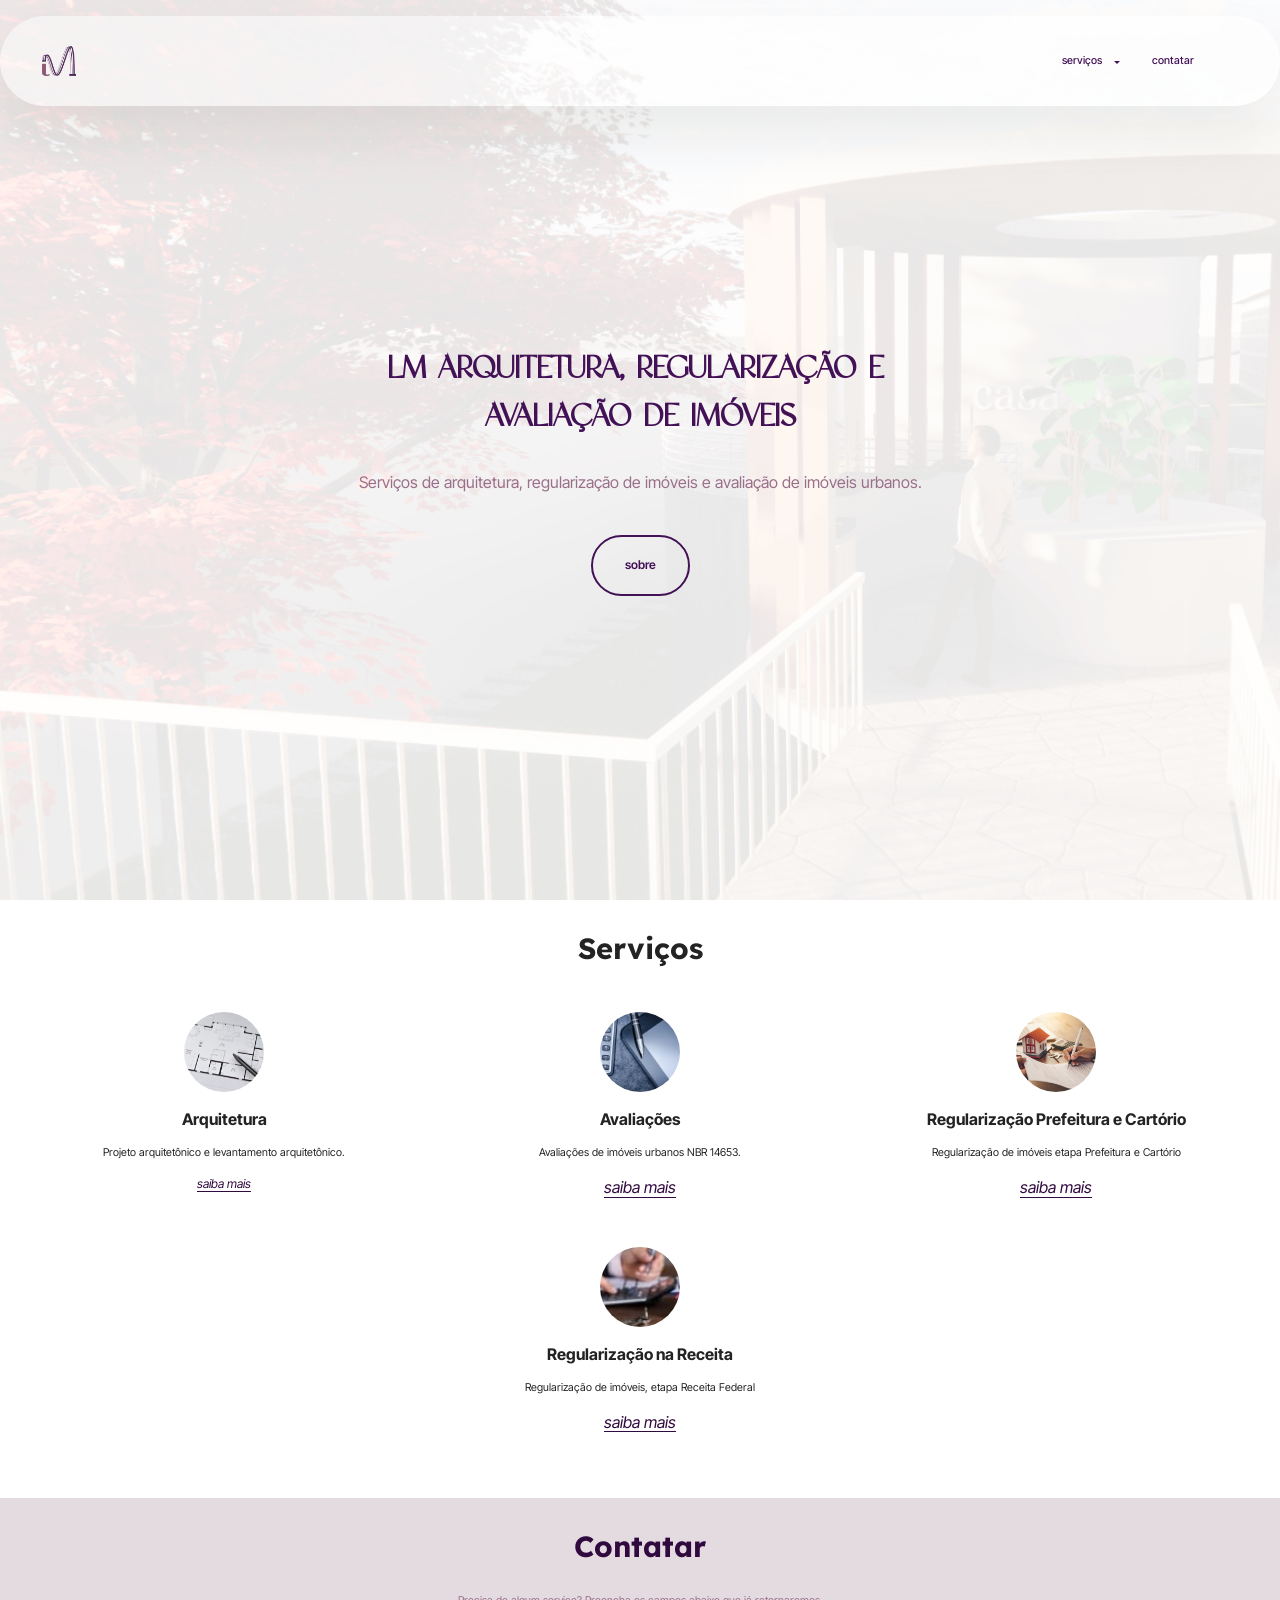
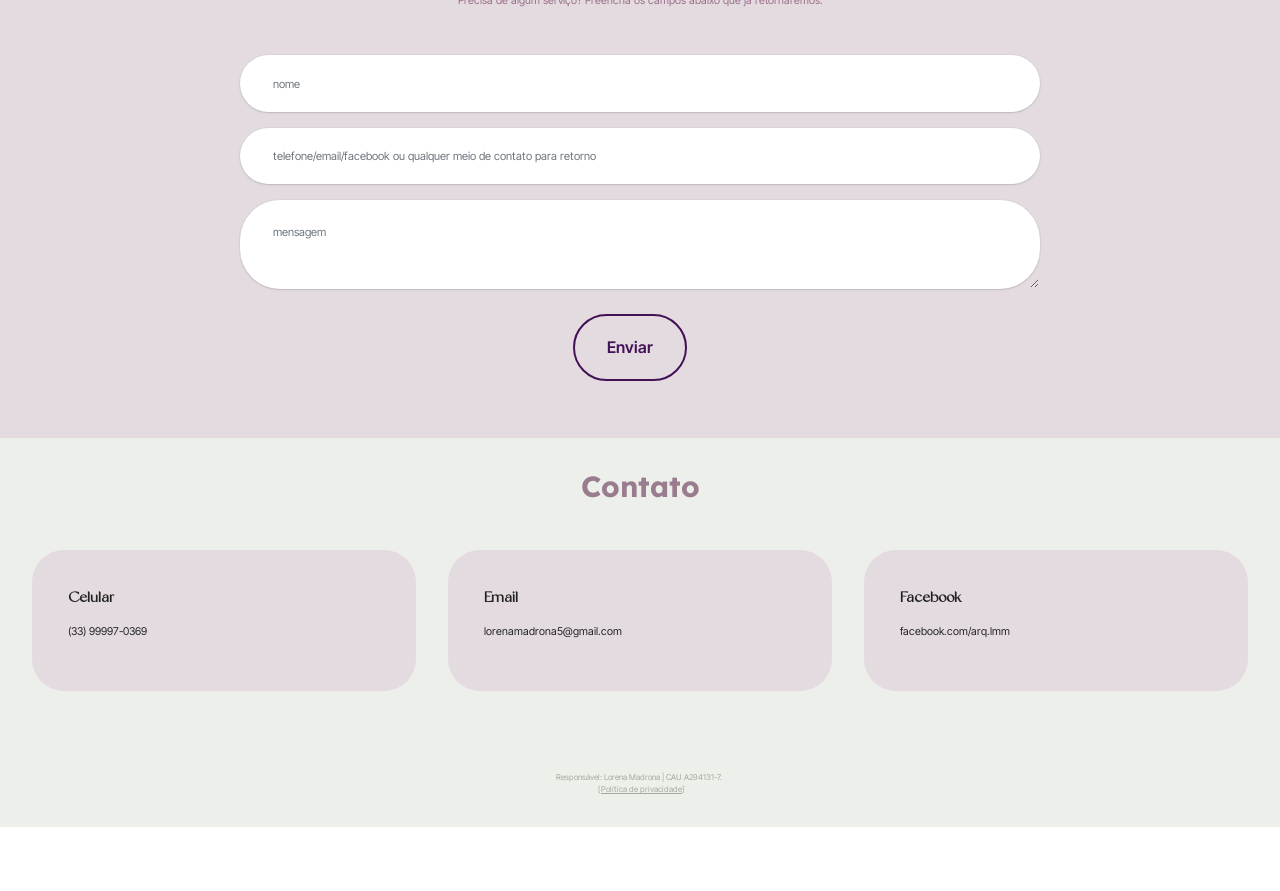
<file: index.html>
<!DOCTYPE html>
<html  >
<head>
  <!-- Site made with Mobirise Website Builder v6.1.12, https://mobirise.com -->
  <meta charset="UTF-8">
  <meta http-equiv="X-UA-Compatible" content="IE=edge">
  <meta name="generator" content="Mobirise v6.1.12, mobirise.com">
  <meta name="viewport" content="width=device-width, initial-scale=1, minimum-scale=1">
  <link rel="shortcut icon" href="assets/images/logo-256x224.png" type="image/x-icon">
  <meta name="description" content="Serviços de arquitetura e avaliações de imóveis urbanos">
  
  
  <title>LM Arquitetura e Avaliações</title>
  <link rel="stylesheet" href="assets/web/assets/mobirise-icons2/mobirise2.css">
  <link rel="stylesheet" href="assets/bootstrap/css/bootstrap.min.css">
  <link rel="stylesheet" href="assets/parallax/jarallax.css">
  <link rel="stylesheet" href="assets/animatecss/animate.css">
  <link rel="stylesheet" href="assets/dropdown/css/style.css">
  <link rel="stylesheet" href="assets/theme/css/style.css">
  <link href="assets/fonts/style.css" rel="stylesheet">
  <link rel="preload" href="https://fonts.googleapis.com/css?family=Lexend:100,200,300,400,500,600,700,800,900&display=swap" as="style" onload="this.onload=null;this.rel='stylesheet'">
  <noscript><link rel="stylesheet" href="https://fonts.googleapis.com/css?family=Lexend:100,200,300,400,500,600,700,800,900&display=swap"></noscript>
  <link rel="preload" href="https://fonts.googleapis.com/css?family=Inter+Tight:100,200,300,400,500,600,700,800,900,100i,200i,300i,400i,500i,600i,700i,800i,900i&display=swap" as="style" onload="this.onload=null;this.rel='stylesheet'">
  <noscript><link rel="stylesheet" href="https://fonts.googleapis.com/css?family=Inter+Tight:100,200,300,400,500,600,700,800,900,100i,200i,300i,400i,500i,600i,700i,800i,900i&display=swap"></noscript>
  <link rel="preload" as="style" href="assets/mobirise/css/mbr-additional.css?v=2TEgbg"><link rel="stylesheet" href="assets/mobirise/css/mbr-additional.css?v=2TEgbg" type="text/css">

  
  
  
</head>
<body>
  
  <section data-bs-version="5.1" class="menu menu2 cid-tJS6tZXiPa" once="menu" id="menu02-0">
	

	<nav class="navbar navbar-dropdown navbar-expand-lg">
		<div class="container">
			<div class="navbar-brand">
				<span class="navbar-logo">
					<a href="index.html">
						<img src="assets/images/logo-256x224.png" alt="Mobirise Website Builder" style="height: 1.9rem;">
					</a>
				</span>
				
			</div>
			<button class="navbar-toggler" type="button" data-toggle="collapse" data-bs-toggle="collapse" data-target="#navbarSupportedContent" data-bs-target="#navbarSupportedContent" aria-controls="navbarNavAltMarkup" aria-expanded="false" aria-label="Toggle navigation">
				<div class="hamburger">
					<span></span>
					<span></span>
					<span></span>
					<span></span>
				</div>
			</button>
			<div class="collapse navbar-collapse" id="navbarSupportedContent">
				<ul class="navbar-nav nav-dropdown nav-right" data-app-modern-menu="true"><li class="nav-item dropdown">
						<a class="nav-link link text-secondary dropdown-toggle display-2" href="index.html#features04-w" aria-expanded="false" data-toggle="dropdown-submenu" data-bs-toggle="dropdown" data-bs-auto-close="outside">serviços&nbsp;&nbsp;</a><div class="dropdown-menu" aria-labelledby="dropdown-785"><a class="text-secondary dropdown-item text-primary display-2" href="page3.html">arquitetura</a><a class="text-secondary show dropdown-item text-primary display-2" href="page4.html">avaliações</a><a class="text-secondary dropdown-item text-primary show display-2" href="page5.html" aria-expanded="true">regularização cartório e prefeitura</a><a class="text-secondary dropdown-item text-primary display-2" href="page8.html">regularização receita federal</a></div>
					</li><li class="nav-item">
						<a class="nav-link link text-secondary text-primary display-2" href="page6.html" aria-expanded="false">contatar&nbsp; &nbsp; &nbsp; &nbsp; &nbsp; &nbsp; &nbsp; &nbsp; &nbsp; &nbsp; &nbsp; &nbsp; &nbsp; &nbsp; &nbsp;&nbsp;</a>
					</li></ul>
				
				
			</div>
		</div>
	</nav>
</section>

<section data-bs-version="5.1" class="header09 startm5 cid-v5GNUqGZl1 mbr-fullscreen mbr-parallax-background" id="header09-1i">	
    
	<div class="mbr-overlay" style="opacity: 0.9; background-color: rgb(255, 255, 255);"></div>
	
	<div class="container-fluid">
		<div class="row">
			<div class="content-wrap col-12 col-md-7">
				<h1 class="mbr-section-title mbr-fonts-style mbr-white mb-4 new-font2"><br><strong>LM ARQUITETURA, REGULARIZAÇÃO E&nbsp; AVALIAÇÃO DE IMÓVEIS</strong></h1>
				
				<p class="mbr-fonts-style mbr-text mbr-white mb-4 display-4">Serviços de arquitetura, regularização de imóveis e avaliação de imóveis urbanos.</p>
				<div class="mbr-section-btn"><a class="btn btn-secondary-outline display-7" href="page2.html">sobre</a></div>
			</div>
		</div>
	</div>
</section>

<section data-bs-version="5.1" class="features16 cid-v5H7On7Ao5" id="features016-1l">  
  
  
  
  <div class="container">
    <div class="row justify-content-center mb-5">
      <div class="col-12 content-head">
        <h4 class="mbr-section-title mbr-fonts-style align-center mb-0 display-1"><strong>Serviços</strong></h4>
        
      </div>
    </div>
    <div class="row justify-content-center">
      <div class="item features-without-image col-12 col-lg-4">
        <div class="item-wrapper">
          <div class="card-box">
            <div class="img-box">
              <div class="image-wrapper mb-3">
                <img src="assets/images/cd42e81b2de43797ad523145d3431380-1-618x867.jpeg" alt="Mobirise Website Builder">
              </div>
            </div>
            <h4 class="card-title mbr-fonts-style mb-0 display-4"><strong>Arquitetura</strong></h4>
            <h5 class="card-text mbr-fonts-style mt-3 display-2">Projeto arquitetônico e levantamento arquitetônico.</h5>
            <div class="link-wrap">
              <p class="link mbr-fonts-style align-left mt-3 mb-0 display-7"><a href="page3.html" class="text-primary"><em>saiba mais</em></a></p>
            </div>
          </div>
        </div>
      </div>
      <div class="item features-without-image col-12 col-lg-4">
        <div class="item-wrapper">
          <div class="card-box">
            <div class="img-box">
              <div class="image-wrapper mb-3">
                <img src="assets/images/mbr-160x106.jpg" alt="Mobirise Website Builder">
              </div>
            </div>
            <h4 class="card-title mbr-fonts-style mb-0 display-4"><strong>Avaliações</strong></h4>
            <h5 class="card-text mbr-fonts-style mt-3 display-2">Avaliações de imóveis urbanos NBR 14653.</h5>
            <div class="link-wrap">
              <p class="link mbr-fonts-style align-left mt-3 display-4"><a href="page4.html" class="text-primary"><em>saiba mais</em></a></p>
            </div>
          </div>
        </div>
      </div>
      <div class="item features-without-image col-12 col-lg-4">
        <div class="item-wrapper">
          <div class="card-box">
            <div class="img-box">
              <div class="image-wrapper mb-3">
                <img src="assets/images/d9183dee3a0e0436894f0da744248d22-618x618.jpg" alt="Mobirise Website Builder">
              </div>
            </div>
            <h4 class="card-title mbr-fonts-style mb-0 display-4"><strong>Regularização Prefeitura e Cartório</strong></h4>
            <h5 class="card-text mbr-fonts-style mt-3 display-2">Regularização de imóveis etapa Prefeitura e Cartório</h5>
            <div class="link-wrap">
              <p class="link mbr-fonts-style align-left mt-3 display-4"><a href="page5.html" class="text-primary"><em>saiba mais</em></a></p>
            </div>
          </div>
        </div>
      </div><div class="item features-without-image col-12 col-lg-4">
        <div class="item-wrapper">
          <div class="card-box">
            <div class="img-box">
              <div class="image-wrapper mb-3">
                <img src="assets/images/images201-160x106.jpeg" alt="Mobirise Website Builder" data-slide-to="3" data-bs-slide-to="4">
              </div>
            </div>
            <h4 class="card-title mbr-fonts-style mb-0 display-4"><strong>Regularização na Receita</strong></h4>
            <h5 class="card-text mbr-fonts-style mt-3 display-2">Regularização de imóveis, etapa Receita Federal</h5>
            <div class="link-wrap">
              <p class="link mbr-fonts-style align-left mt-3 display-4"><a href="page8.html" class="text-primary"><em>saiba mais</em></a></p>
            </div>
          </div>
        </div>
      </div>
    </div>
  </div>
</section>

<section data-bs-version="5.1" class="form5 cid-tJS9pBcTSa" id="form02-6">
    
    
    <div class="container">
        <div class="mbr-section-head mb-5">
            <h3 class="mbr-section-title mbr-fonts-style align-center mb-0 display-1">
                <strong>Contatar</strong></h3>
            <h4 class="mbr-section-subtitle mbr-fonts-style align-center mb-0 mt-4 display-2"><div>Precisa de algum serviço? Preencha os campos abaixo que já retornaremos.</div></h4>
        </div>
        <div class="row justify-content-center mt-4">
            <div class="col-lg-8 mx-auto mbr-form" data-form-type="formoid">
                <form action="https://mobirise.eu/" method="POST" class="mbr-form form-with-styler" data-form-title="Form Name"><input type="hidden" name="email" data-form-email="true" value="5qDunKOVQ2uU4Dy1z3mrT5Ms9Ws8s4NmNLBJSMM1k+QIrMC8Em2ex+02boFg8nPcIHrlE3iQGDscYfu2ZJpzdm/TV4rhTC+MO2eYwM+EgP0D4QmnfhsGdmrzN6sgEc48">
                    <div class="row">
                        <div hidden="hidden" data-form-alert="" class="alert alert-success col-12">obrigada pelo contato!</div>
                        <div hidden="hidden" data-form-alert-danger="" class="alert alert-danger col-12">
                            Oops...! some problem!
                        </div>
                    </div>
                    <div class="dragArea row">
                        <div class="col-md col-sm-12 form-group mb-3" data-for="name">
                            <input type="text" name="name" placeholder="nome" data-form-field="name" class="form-control" value="" id="name-form02-6">
                        </div>
                        
                        <div class="col-12 form-group mb-3" data-for="phone">
                            <input type="tel" name="phone" placeholder="telefone/email/facebook ou qualquer meio de contato para retorno" data-form-field="phone" class="form-control" value="" id="phone-form02-6">
                        </div>
                        <div class="col-12 form-group mb-3" data-for="textarea">
                            <textarea name="textarea" placeholder="mensagem" data-form-field="textarea" class="form-control" id="textarea-form02-6"></textarea>
                        </div>
                        <div class="col-lg-12 col-md-12 col-sm-12 align-center mbr-section-btn"><button type="submit" class="btn btn-secondary-outline display-4">Enviar</button></div>
                    </div>
                </form>
            </div>
        </div>
    </div>
</section>

<section data-bs-version="5.1" class="contacts01 cid-v5H4wbvZYG" id="contacts01-1j">
    

    
    
    <div class="container-fluid">
        <div class="row justify-content-center">
            <div class="col-12 content-head">
                <div class="mbr-section-head mb-5">
                    <h3 class="mbr-section-title mbr-fonts-style align-center mb-0 display-1">
                        <strong>Contato</strong></h3>
                    
                </div>
            </div>
        </div>
        <div class="row">
            
            <div class="item features-without-image col-12 col-md-4 active">
                <div class="item-wrapper">
                    <div class="text-wrapper">
                        <h6 class="card-title mbr-fonts-style mb-3 display-5"><strong>Celular&nbsp; &nbsp; &nbsp; &nbsp; &nbsp; &nbsp; &nbsp; &nbsp; &nbsp; &nbsp; &nbsp;</strong></h6>
                        <p class="mbr-text mbr-fonts-style display-2">(33) 99997-0369</p>
                    </div>
                </div>
            </div><div class="item features-without-image col-12 col-md-4">
                <div class="item-wrapper">
                    <div class="text-wrapper">
                        <h6 class="card-title mbr-fonts-style mb-3 display-5"><strong>Email</strong>
                        </h6>
                        <p class="mbr-text mbr-fonts-style display-2">lorenamadrona5@gmail.com</p>
                    </div>
                </div>
            </div><div class="item features-without-image col-12 col-md-4">
                <div class="item-wrapper">
                    <div class="text-wrapper">
                        <h6 class="card-title mbr-fonts-style mb-3 display-5"><strong>Facebook</strong></h6>
                        <p class="mbr-text mbr-fonts-style display-2">facebook.com/arq.lmm</p>
                    </div>
                </div>
            </div>
            
            
        </div>
    </div>
</section>

<section data-bs-version="5.1" class="footer4 cid-vc4n41YfFE" once="footers" id="footer04-2c">

    

    

    <div class="container">
        <div class="media-container-row align-center mbr-white">
            <div class="col-12">
                <p class="mbr-text mb-0 mbr-fonts-style new-font-1">Responsável: Lorena Madrona | CAU A294131-7.&nbsp; <br>&nbsp;[<span style="font-weight: normal;"><a href="page7.html" class="text-danger" target="_blank" style="">Política de privacidade</a>]</span></p>
            </div>
        </div>
    </div>
</section><section class="display-7" style="padding: 0;align-items: center;justify-content: center;flex-wrap: wrap;    align-content: center;display: flex;position: relative;height: 4rem;"><a href="https://mobiri.se/4383128" style="flex: 1 1;height: 4rem;position: absolute;width: 100%;z-index: 1;"><img alt="" style="height: 4rem;" src="[data-uri]"></a><p style="margin: 0;text-align: center;" class="display-7">&#8204;</p><a style="z-index:1" href="https://mobirise.com/builder/no-code-website-builder.html">No Code Website Builder</a></section><script src="assets/bootstrap/js/bootstrap.bundle.min.js"></script>  <script src="assets/parallax/jarallax.js"></script>  <script src="assets/smoothscroll/smooth-scroll.js"></script>  <script src="assets/ytplayer/index.js"></script>  <script src="assets/dropdown/js/navbar-dropdown.js"></script>  <script src="assets/theme/js/script.js"></script>  <script src="assets/formoid/formoid.min.js"></script>  
  
  
  <input name="animation" type="hidden">
  </body>
</html>
</file>
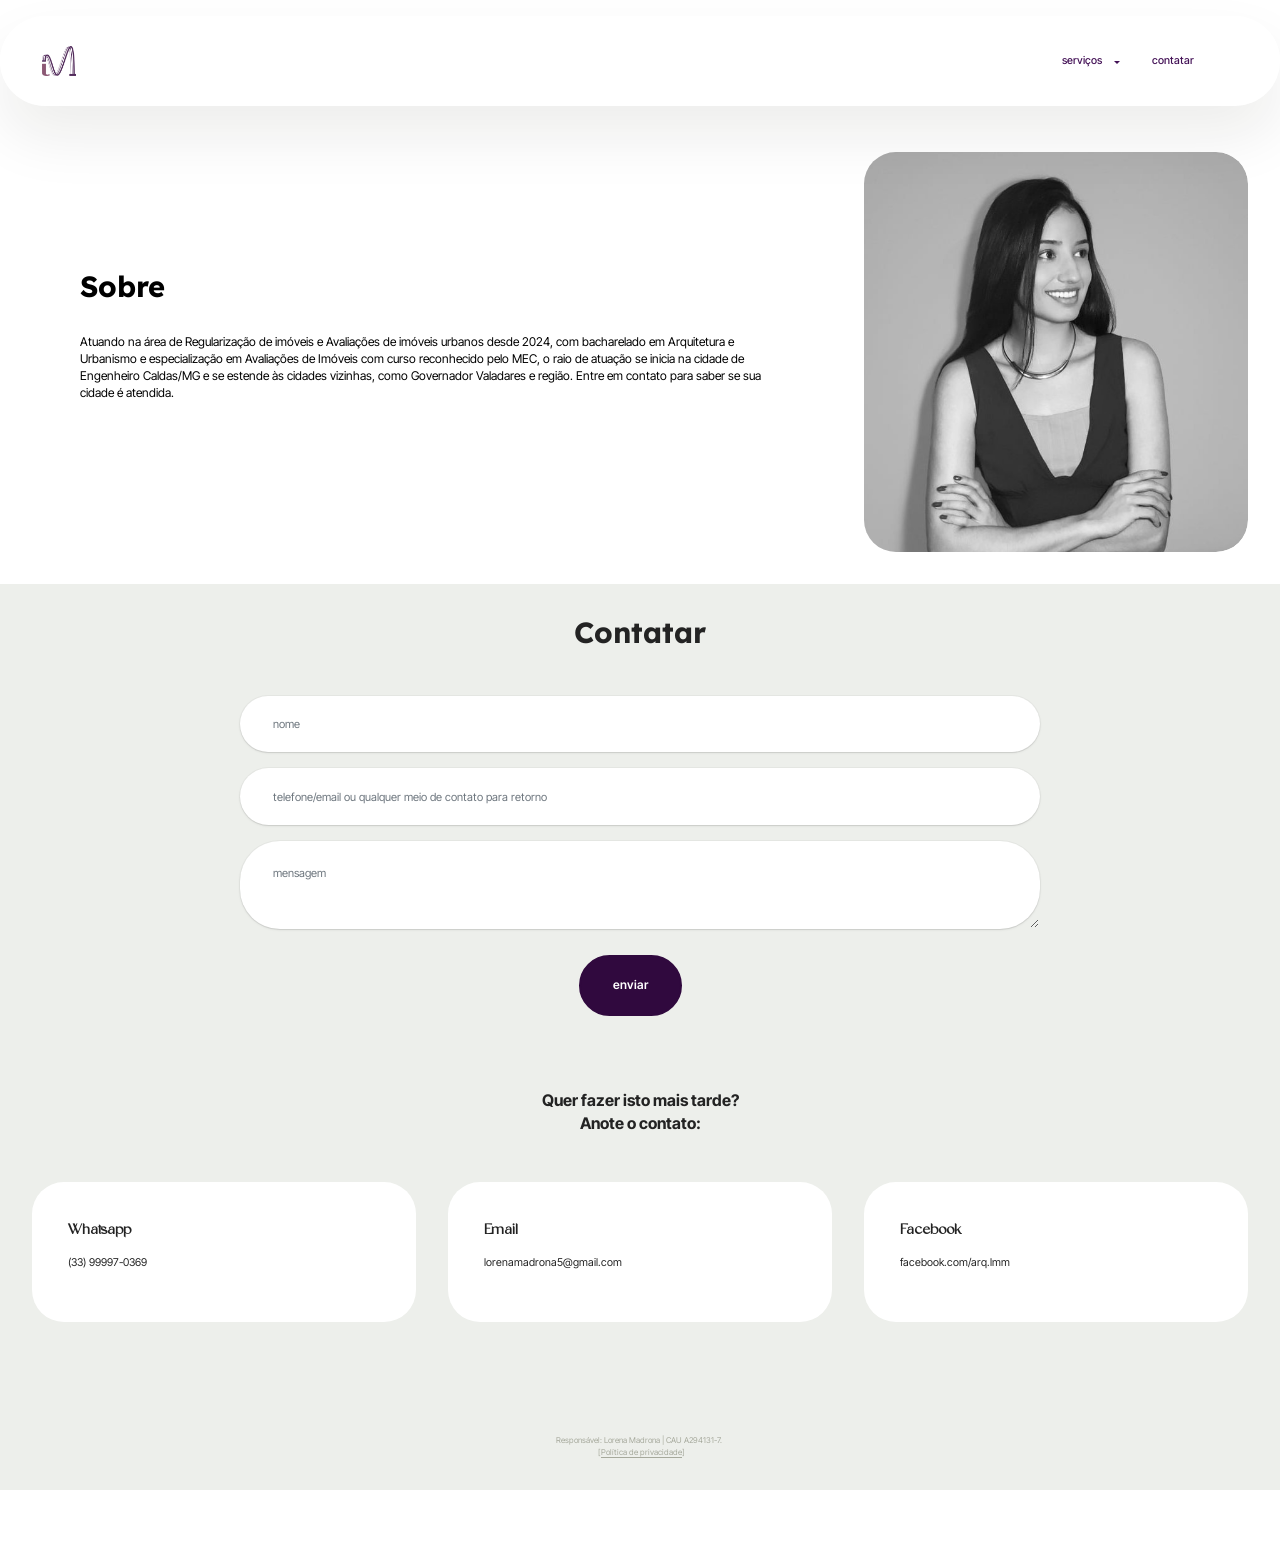
<file: page2.html>
<!DOCTYPE html>
<html  >
<head>
  <!-- Site made with Mobirise Website Builder v6.1.12, https://mobirise.com -->
  <meta charset="UTF-8">
  <meta http-equiv="X-UA-Compatible" content="IE=edge">
  <meta name="generator" content="Mobirise v6.1.12, mobirise.com">
  <meta name="viewport" content="width=device-width, initial-scale=1, minimum-scale=1">
  <link rel="shortcut icon" href="assets/images/logo-256x224.png" type="image/x-icon">
  <meta name="description" content="">
  
  
  <title>sobree</title>
  <link rel="stylesheet" href="assets/web/assets/mobirise-icons2/mobirise2.css">
  <link rel="stylesheet" href="assets/bootstrap/css/bootstrap.min.css">
  <link rel="stylesheet" href="assets/animatecss/animate.css">
  <link rel="stylesheet" href="assets/dropdown/css/style.css">
  <link rel="stylesheet" href="assets/theme/css/style.css">
  <link href="assets/fonts/style.css" rel="stylesheet">
  <link rel="preload" href="https://fonts.googleapis.com/css?family=Lexend:100,200,300,400,500,600,700,800,900&display=swap" as="style" onload="this.onload=null;this.rel='stylesheet'">
  <noscript><link rel="stylesheet" href="https://fonts.googleapis.com/css?family=Lexend:100,200,300,400,500,600,700,800,900&display=swap"></noscript>
  <link rel="preload" href="https://fonts.googleapis.com/css?family=Inter+Tight:100,200,300,400,500,600,700,800,900,100i,200i,300i,400i,500i,600i,700i,800i,900i&display=swap" as="style" onload="this.onload=null;this.rel='stylesheet'">
  <noscript><link rel="stylesheet" href="https://fonts.googleapis.com/css?family=Inter+Tight:100,200,300,400,500,600,700,800,900,100i,200i,300i,400i,500i,600i,700i,800i,900i&display=swap"></noscript>
  <link rel="preload" as="style" href="assets/mobirise/css/mbr-additional.css?v=quEAjQ"><link rel="stylesheet" href="assets/mobirise/css/mbr-additional.css?v=quEAjQ" type="text/css">

  
  
  
</head>
<body>
  
  <section data-bs-version="5.1" class="menu menu2 cid-v5KFlyrDxb" once="menu" id="menu02-1n">
	

	<nav class="navbar navbar-dropdown navbar-expand-lg">
		<div class="container">
			<div class="navbar-brand">
				<span class="navbar-logo">
					<a href="index.html">
						<img src="assets/images/logo-256x224.png" alt="Mobirise Website Builder" style="height: 1.9rem;">
					</a>
				</span>
				
			</div>
			<button class="navbar-toggler" type="button" data-toggle="collapse" data-bs-toggle="collapse" data-target="#navbarSupportedContent" data-bs-target="#navbarSupportedContent" aria-controls="navbarNavAltMarkup" aria-expanded="false" aria-label="Toggle navigation">
				<div class="hamburger">
					<span></span>
					<span></span>
					<span></span>
					<span></span>
				</div>
			</button>
			<div class="collapse navbar-collapse" id="navbarSupportedContent">
				<ul class="navbar-nav nav-dropdown nav-right" data-app-modern-menu="true"><li class="nav-item dropdown">
						<a class="nav-link link text-secondary dropdown-toggle display-2" href="index.html#features04-w" aria-expanded="false" data-toggle="dropdown-submenu" data-bs-toggle="dropdown" data-bs-auto-close="outside">serviços&nbsp;&nbsp;</a><div class="dropdown-menu" aria-labelledby="dropdown-785"><a class="text-secondary dropdown-item text-primary display-2" href="page3.html">arquitetura</a><a class="text-secondary show dropdown-item text-primary display-2" href="page4.html">avaliações</a><a class="text-secondary dropdown-item text-primary show display-2" href="page5.html" aria-expanded="true">regularização cartório e prefeitura</a><a class="text-secondary dropdown-item text-primary display-2" href="page8.html">regularização receita federal</a></div>
					</li><li class="nav-item">
						<a class="nav-link link text-secondary text-primary display-2" href="page6.html" aria-expanded="false">contatar&nbsp; &nbsp; &nbsp; &nbsp; &nbsp; &nbsp; &nbsp; &nbsp; &nbsp; &nbsp; &nbsp; &nbsp; &nbsp; &nbsp; &nbsp;&nbsp;</a>
					</li></ul>
				
				
			</div>
		</div>
	</nav>
</section>

<section data-bs-version="5.1" class="features5 cid-v5KNl82XaM" id="features05-1s">
  

  
  
  <div class="container-fluid">
    
    <div class="row">
      
      
      <div class="item features-without-image col-12 col-md-6 col-lg-12 item-mb active">
        <div class="item-wrapper">
          <div class="card-box align-left">
            
            
            

            
          </div>
        </div>
      </div>
    </div>
  </div>
</section>

<section data-bs-version="5.1" class="features025 cid-v5L45w7QrR" id="features025-1t">
  

  
  

  <div class="container">
    <div class="row justify-content-center align-items-center">
      <div class="col-12">
        <div class="card-wrapper">
          <div class="row">
            <div class="col-12 col-md-12 col-lg-4 image-wrapper">
              <img class="w-100" src="assets/images/edt20peb20220forte-618x846.jpeg" alt="Mobirise Website Builder">
            </div>
            <div class="col-12 col-lg col-md-12">
              <div class="text-wrapper align-left">
                <h5 class="mbr-section-title mbr-fonts-style mb-4 display-1">
                  <strong>Sobre</strong></h5>
                
                <p class="mbr-text mbr-fonts-style mb-4 display-7">Atuando na área de Regularização de imóveis e Avaliações de imóveis urbanos desde 2024, com bacharelado em Arquitetura e Urbanismo e especialização em Avaliações de Imóveis com curso reconhecido pelo MEC, o raio de atuação se inicia na cidade de Engenheiro Caldas/MG e se estende às cidades vizinhas, como Governador Valadares e região. Entre em contato para saber se sua cidade é atendida.&nbsp;</p>
                
              </div>
            </div>
          </div>
        </div>
      </div>
    </div>
  </div>
</section>

<section data-bs-version="5.1" class="form5 cid-vdGrZwN5qy" id="form02-2q">
    
    
    <div class="container">
        <div class="row justify-content-center">
            <div class="col-12 content-head">
                <div class="mbr-section-head mb-5">
                    <h3 class="mbr-section-title mbr-fonts-style align-center mb-0 display-1">
                        <strong>Contatar</strong></h3>
                    
                </div>
            </div>
        </div>
        <div class="row justify-content-center">
            <div class="col-lg-8 mx-auto mbr-form" data-form-type="formoid">
                <form action="https://mobirise.eu/" method="POST" class="mbr-form form-with-styler" data-form-title="Form Name"><input type="hidden" name="email" data-form-email="true" value="JEN762G61SkscjFX0xFcJ3OlLCgJc41URiBvRZGmR1g5Zylj7PxH2OGFSzQq3iNU9ILtqPxNWRmSIigt5ptKtDFbEsuVqHWX3oPCAWjUbiME0iv0dqeTAXmvXOWW3Ive">
                    <div class="row">
                        <div hidden="hidden" data-form-alert="" class="alert alert-success col-12">obrigada! já retornaremos.</div>
                        <div hidden="hidden" data-form-alert-danger="" class="alert alert-danger col-12">
                            Oops...! some problem!
                        </div>
                    </div>
                    <div class="dragArea row">
                        <div class="col-md col-sm-12 form-group mb-3" data-for="name">
                            <input type="text" name="name" placeholder="nome" data-form-field="name" class="form-control" value="" id="name-form02-2q">
                        </div>
                        
                        <div class="col-12 form-group mb-3" data-for="phone">
                            <input type="tel" name="phone" placeholder="telefone/email ou qualquer meio de contato para retorno" data-form-field="phone" class="form-control" value="" id="phone-form02-2q">
                        </div>
                        <div class="col-12 form-group mb-3" data-for="textarea">
                            <textarea name="textarea" placeholder="mensagem" data-form-field="textarea" class="form-control" id="textarea-form02-2q"></textarea>
                        </div>
                        <div class="col-lg-12 col-md-12 col-sm-12 align-center mbr-section-btn"><button type="submit" class="btn btn-primary display-7">enviar</button></div>
                    </div>
                </form>
            </div>
        </div>
    </div>
</section>

<section data-bs-version="5.1" class="contacts01 cid-vdH2yv21Nt" id="contacts01-2v">
    

    
    
    <div class="container">
        <div class="row justify-content-center">
            <div class="col-12 content-head">
                <div class="mbr-section-head mb-5">
                    <h3 class="mbr-section-title mbr-fonts-style align-center mb-0 display-4"><strong>Quer fazer isto mais tarde? </strong><br><strong>Anote o contato:</strong></h3>
                    
                </div>
            </div>
        </div>
        <div class="row">
            <div class="item features-without-image col-12 col-md-4 active">
                <div class="item-wrapper">
                    <div class="text-wrapper">
                        <h6 class="card-title mbr-fonts-style mb-3 display-5"><strong>Whatsapp</strong></h6>
                        <p class="mbr-text mbr-fonts-style display-2">(33) 99997-0369</p>
                    </div>
                </div>
            </div><div class="item features-without-image col-12 col-md-4">
                <div class="item-wrapper">
                    <div class="text-wrapper">
                        <h6 class="card-title mbr-fonts-style mb-3 display-5">
                            <strong>Email</strong>
                        </h6>
                        <p class="mbr-text mbr-fonts-style display-2">lorenamadrona5@gmail.com</p>
                    </div>
                </div>
            </div><div class="item features-without-image col-12 col-md-4">
                <div class="item-wrapper">
                    <div class="text-wrapper">
                        <h6 class="card-title mbr-fonts-style mb-3 display-5"><strong>Facebook</strong></h6>
                        <p class="mbr-text mbr-fonts-style display-2">facebook.com/arq.lmm</p>
                    </div>
                </div>
            </div>
            
            
            
        </div>
    </div>
</section>

<section data-bs-version="5.1" class="footer4 cid-vc4n41YfFE" once="footers" id="footer04-2c">

    

    

    <div class="container">
        <div class="media-container-row align-center mbr-white">
            <div class="col-12">
                <p class="mbr-text mb-0 mbr-fonts-style new-font-1">Responsável: Lorena Madrona | CAU A294131-7.&nbsp; <br>&nbsp;[<span style="font-weight: normal;"><a href="page7.html" class="text-danger" target="_blank" style="">Política de privacidade</a>]</span></p>
            </div>
        </div>
    </div>
</section><section class="display-7" style="padding: 0;align-items: center;justify-content: center;flex-wrap: wrap;    align-content: center;display: flex;position: relative;height: 4rem;"><a href="https://mobiri.se/4383128" style="flex: 1 1;height: 4rem;position: absolute;width: 100%;z-index: 1;"><img alt="" style="height: 4rem;" src="[data-uri]"></a><p style="margin: 0;text-align: center;" class="display-7">&#8204;</p><a style="z-index:1" href="https://mobirise.com/builder/ai-website-maker.html">Best AI Website Maker</a></section><script src="assets/bootstrap/js/bootstrap.bundle.min.js"></script>  <script src="assets/smoothscroll/smooth-scroll.js"></script>  <script src="assets/ytplayer/index.js"></script>  <script src="assets/dropdown/js/navbar-dropdown.js"></script>  <script src="assets/theme/js/script.js"></script>  <script src="assets/formoid/formoid.min.js"></script>  
  
  
  <input name="animation" type="hidden">
  </body>
</html>
</file>
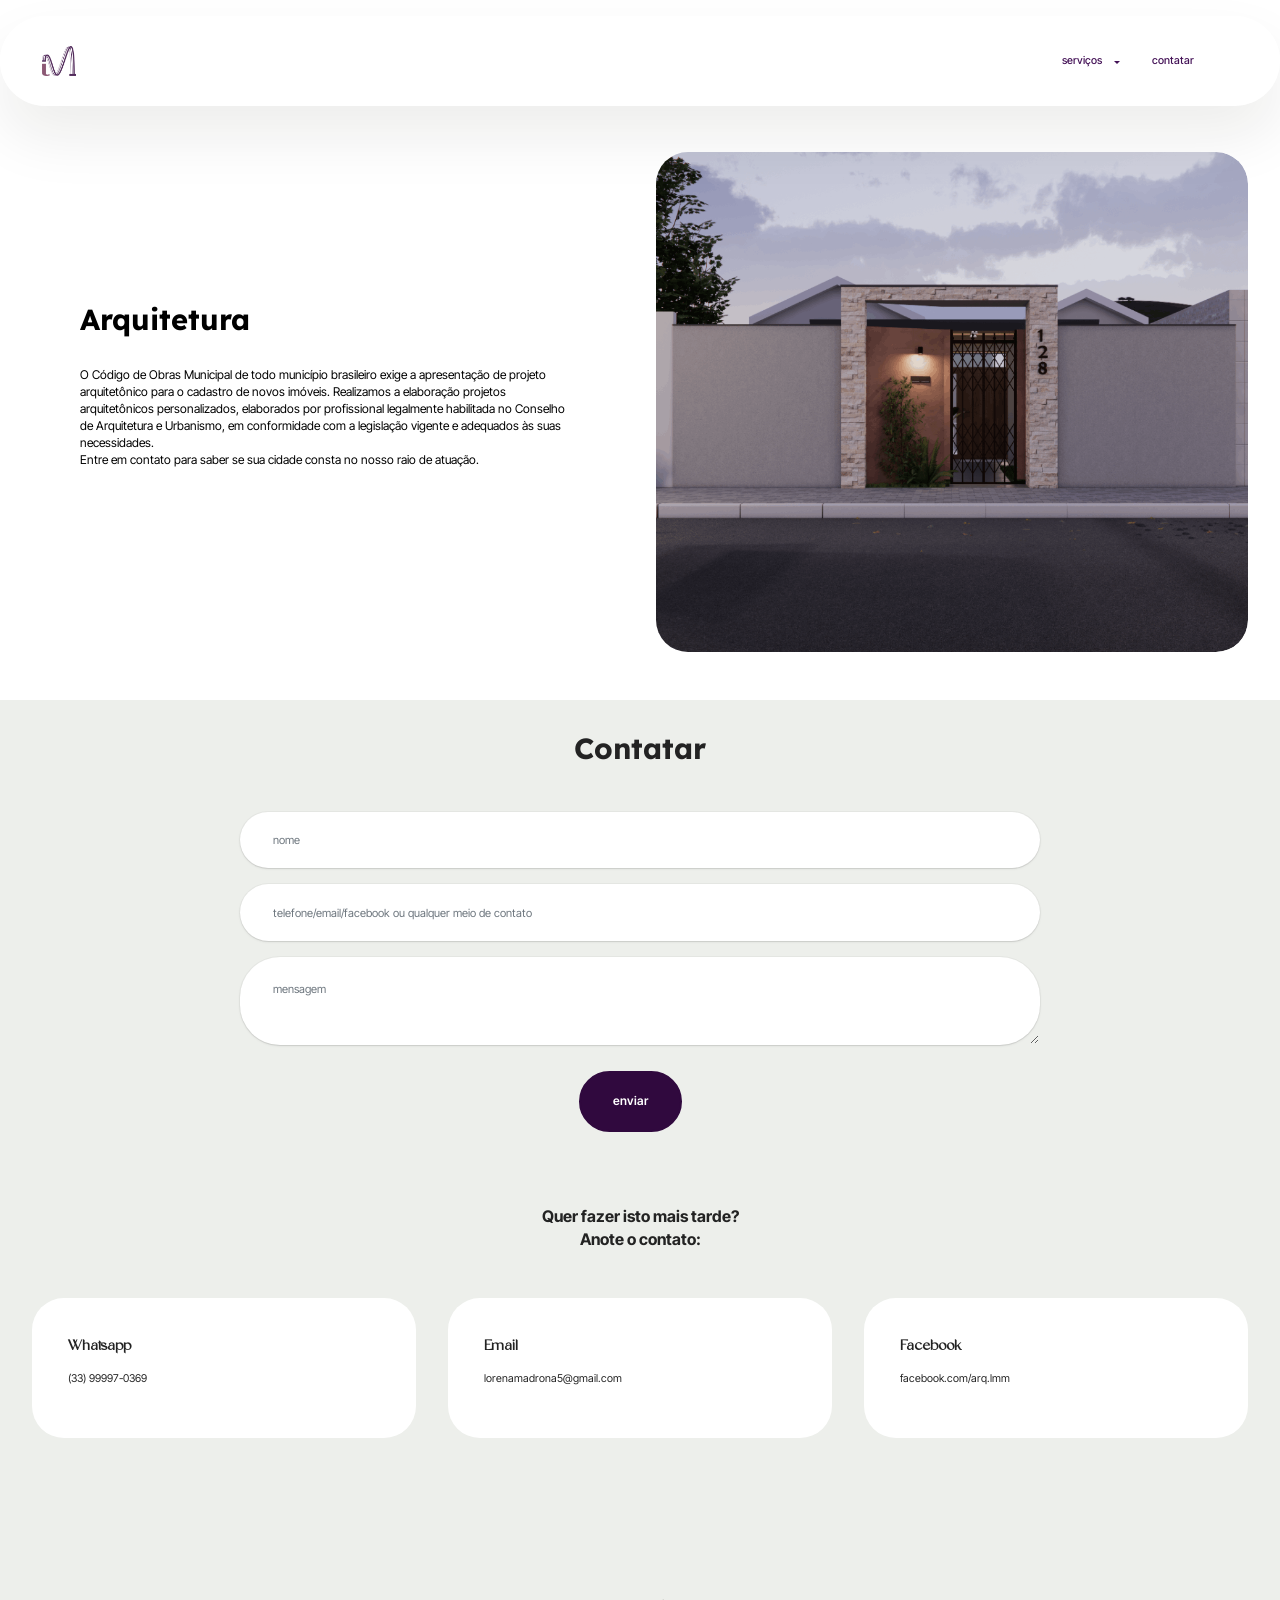
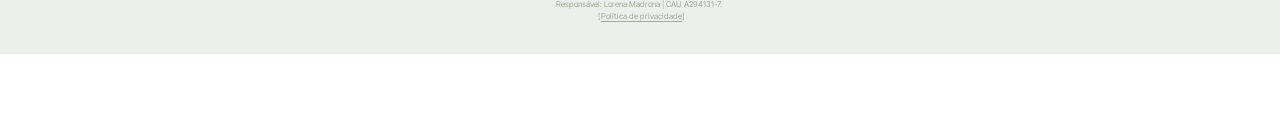
<file: page3.html>
<!DOCTYPE html>
<html  >
<head>
  <!-- Site made with Mobirise Website Builder v6.1.12, https://mobirise.com -->
  <meta charset="UTF-8">
  <meta http-equiv="X-UA-Compatible" content="IE=edge">
  <meta name="generator" content="Mobirise v6.1.12, mobirise.com">
  <meta name="viewport" content="width=device-width, initial-scale=1, minimum-scale=1">
  <link rel="shortcut icon" href="assets/images/logo-256x224.png" type="image/x-icon">
  <meta name="description" content="">
  
  
  <title>serviços</title>
  <link rel="stylesheet" href="assets/web/assets/mobirise-icons2/mobirise2.css">
  <link rel="stylesheet" href="assets/bootstrap/css/bootstrap.min.css">
  <link rel="stylesheet" href="assets/animatecss/animate.css">
  <link rel="stylesheet" href="assets/dropdown/css/style.css">
  <link rel="stylesheet" href="assets/theme/css/style.css">
  <link href="assets/fonts/style.css" rel="stylesheet">
  <link rel="preload" href="https://fonts.googleapis.com/css?family=Lexend:100,200,300,400,500,600,700,800,900&display=swap" as="style" onload="this.onload=null;this.rel='stylesheet'">
  <noscript><link rel="stylesheet" href="https://fonts.googleapis.com/css?family=Lexend:100,200,300,400,500,600,700,800,900&display=swap"></noscript>
  <link rel="preload" href="https://fonts.googleapis.com/css?family=Inter+Tight:100,200,300,400,500,600,700,800,900,100i,200i,300i,400i,500i,600i,700i,800i,900i&display=swap" as="style" onload="this.onload=null;this.rel='stylesheet'">
  <noscript><link rel="stylesheet" href="https://fonts.googleapis.com/css?family=Inter+Tight:100,200,300,400,500,600,700,800,900,100i,200i,300i,400i,500i,600i,700i,800i,900i&display=swap"></noscript>
  <link rel="preload" as="style" href="assets/mobirise/css/mbr-additional.css?v=W0rLmm"><link rel="stylesheet" href="assets/mobirise/css/mbr-additional.css?v=W0rLmm" type="text/css">

  
  
  
</head>
<body>
  
  <section data-bs-version="5.1" class="menu menu2 cid-v5LbN11EUm" once="menu" id="menu02-1u">
	

	<nav class="navbar navbar-dropdown navbar-expand-lg">
		<div class="container">
			<div class="navbar-brand">
				<span class="navbar-logo">
					<a href="index.html">
						<img src="assets/images/logo-256x224.png" alt="Mobirise Website Builder" style="height: 1.9rem;">
					</a>
				</span>
				
			</div>
			<button class="navbar-toggler" type="button" data-toggle="collapse" data-bs-toggle="collapse" data-target="#navbarSupportedContent" data-bs-target="#navbarSupportedContent" aria-controls="navbarNavAltMarkup" aria-expanded="false" aria-label="Toggle navigation">
				<div class="hamburger">
					<span></span>
					<span></span>
					<span></span>
					<span></span>
				</div>
			</button>
			<div class="collapse navbar-collapse" id="navbarSupportedContent">
				<ul class="navbar-nav nav-dropdown nav-right" data-app-modern-menu="true"><li class="nav-item dropdown">
						<a class="nav-link link text-secondary dropdown-toggle display-2" href="index.html#features04-w" aria-expanded="false" data-toggle="dropdown-submenu" data-bs-toggle="dropdown" data-bs-auto-close="outside">serviços&nbsp;&nbsp;</a><div class="dropdown-menu" aria-labelledby="dropdown-785"><a class="text-secondary dropdown-item text-primary display-2" href="page3.html">arquitetura</a><a class="text-secondary show dropdown-item text-primary display-2" href="page4.html">avaliações</a><a class="text-secondary dropdown-item text-primary show display-2" href="page5.html" aria-expanded="true">regularização cartório e prefeitura</a><a class="text-secondary dropdown-item text-primary display-2" href="page8.html">regularização receita federal</a></div>
					</li><li class="nav-item">
						<a class="nav-link link text-secondary text-primary display-2" href="page6.html" aria-expanded="false">contatar&nbsp; &nbsp; &nbsp; &nbsp; &nbsp; &nbsp; &nbsp; &nbsp; &nbsp; &nbsp; &nbsp; &nbsp; &nbsp; &nbsp; &nbsp;&nbsp;</a>
					</li></ul>
				
				
			</div>
		</div>
	</nav>
</section>

<section data-bs-version="5.1" class="features5 cid-v5LbN1LP6c" id="features05-1v">
  

  
  
  <div class="container-fluid">
    
    <div class="row">
      
      
      <div class="item features-without-image col-12 col-md-6 col-lg-6 item-mb active">
        <div class="item-wrapper">
          <div class="card-box align-left">
            
            
            

            
          </div>
        </div>
      </div>
    </div>
  </div>
</section>

<section data-bs-version="5.1" class="features025 cid-v5LbN2hiGP" id="features025-1w">
  

  
  

  <div class="container">
    <div class="row justify-content-center align-items-center">
      <div class="col-12">
        <div class="card-wrapper">
          <div class="row">
            <div class="col-12 col-md-12 col-lg-6 image-wrapper">
              <img class="w-100" src="assets/images/fach20noturna20edit-959x997.png" alt="Mobirise Website Builder">
            </div>
            <div class="col-12 col-lg col-md-12">
              <div class="text-wrapper align-left">
                <h5 class="mbr-section-title mbr-fonts-style mb-4 display-1"><strong>Arquitetura</strong></h5>
                
                <p class="mbr-text mbr-fonts-style mb-4 display-7">O Código de Obras Municipal de todo município brasileiro exige a apresentação de projeto arquitetônico para o cadastro de novos imóveis. Realizamos a elaboração projetos arquitetônicos personalizados, elaborados por profissional legalmente habilitada no Conselho de Arquitetura e Urbanismo, em conformidade com a legislação vigente e adequados às suas necessidades.<br>Entre em contato para saber se sua cidade consta no nosso raio de atuação. <br></p>
                
              </div>
            </div>
          </div>
        </div>
      </div>
    </div>
  </div>
</section>

<section data-bs-version="5.1" class="form5 cid-vdGP9zErlC" id="form02-2s">
    
    
    <div class="container">
        <div class="row justify-content-center">
            <div class="col-12 content-head">
                <div class="mbr-section-head mb-5">
                    <h3 class="mbr-section-title mbr-fonts-style align-center mb-0 display-1">
                        <strong>Contatar</strong></h3>
                    
                </div>
            </div>
        </div>
        <div class="row justify-content-center">
            <div class="col-lg-8 mx-auto mbr-form" data-form-type="formoid">
                <form action="https://mobirise.eu/" method="POST" class="mbr-form form-with-styler" data-form-title="Form Name"><input type="hidden" name="email" data-form-email="true" value="lb2j3MUMWJe/LxlfW7FchqBTQwFdnxxVtG21jl3ugp3Tcl+vBItulpRotXpQyqaXLmqW+7fyxm0fo3XvolOkuKL6c1urmsmantQgvSKxtZzzzC4ZQ0NqA+lopElarezr">
                    <div class="row">
                        <div hidden="hidden" data-form-alert="" class="alert alert-success col-12">obrigada! já retornaremos.</div>
                        <div hidden="hidden" data-form-alert-danger="" class="alert alert-danger col-12">
                            Oops...! some problem!
                        </div>
                    </div>
                    <div class="dragArea row">
                        <div class="col-md col-sm-12 form-group mb-3" data-for="name">
                            <input type="text" name="name" placeholder="nome" data-form-field="name" class="form-control" value="" id="name-form02-2s">
                        </div>
                        
                        <div class="col-12 form-group mb-3" data-for="phone">
                            <input type="tel" name="phone" placeholder="telefone/email/facebook ou qualquer meio de contato" data-form-field="phone" class="form-control" value="" id="phone-form02-2s">
                        </div>
                        <div class="col-12 form-group mb-3" data-for="textarea">
                            <textarea name="textarea" placeholder="mensagem" data-form-field="textarea" class="form-control" id="textarea-form02-2s"></textarea>
                        </div>
                        <div class="col-lg-12 col-md-12 col-sm-12 align-center mbr-section-btn"><button type="submit" class="btn btn-primary display-7">enviar</button></div>
                    </div>
                </form>
            </div>
        </div>
    </div>
</section>

<section data-bs-version="5.1" class="contacts01 cid-vdH39zPxfW" id="contacts01-2w">
    

    
    
    <div class="container">
        <div class="row justify-content-center">
            <div class="col-12 content-head">
                <div class="mbr-section-head mb-5">
                    <h3 class="mbr-section-title mbr-fonts-style align-center mb-0 display-4"><strong>Quer fazer isto mais tarde? </strong><br><strong>Anote o contato:</strong></h3>
                    
                </div>
            </div>
        </div>
        <div class="row">
            <div class="item features-without-image col-12 col-md-4 active">
                <div class="item-wrapper">
                    <div class="text-wrapper">
                        <h6 class="card-title mbr-fonts-style mb-3 display-5"><strong>Whatsapp</strong></h6>
                        <p class="mbr-text mbr-fonts-style display-2">(33) 99997-0369</p>
                    </div>
                </div>
            </div>
            <div class="item features-without-image col-12 col-md-4">
                <div class="item-wrapper">
                    <div class="text-wrapper">
                        <h6 class="card-title mbr-fonts-style mb-3 display-5">
                            <strong>Email</strong>
                        </h6>
                        <p class="mbr-text mbr-fonts-style display-2">lorenamadrona5@gmail.com</p>
                    </div>
                </div>
            </div><div class="item features-without-image col-12 col-md-4">
                <div class="item-wrapper">
                    <div class="text-wrapper">
                        <h6 class="card-title mbr-fonts-style mb-3 display-5"><strong>Facebook</strong></h6>
                        <p class="mbr-text mbr-fonts-style display-2">facebook.com/arq.lmm</p>
                    </div>
                </div>
            </div>
            
            
        </div>
    </div>
</section>

<section data-bs-version="5.1" class="footer4 cid-vc4n41YfFE" once="footers" id="footer04-2c">

    

    

    <div class="container">
        <div class="media-container-row align-center mbr-white">
            <div class="col-12">
                <p class="mbr-text mb-0 mbr-fonts-style new-font-1">Responsável: Lorena Madrona | CAU A294131-7.&nbsp; <br>&nbsp;[<span style="font-weight: normal;"><a href="page7.html" class="text-danger" target="_blank" style="">Política de privacidade</a>]</span></p>
            </div>
        </div>
    </div>
</section><section class="display-7" style="padding: 0;align-items: center;justify-content: center;flex-wrap: wrap;    align-content: center;display: flex;position: relative;height: 4rem;"><a href="https://mobiri.se/4383128" style="flex: 1 1;height: 4rem;position: absolute;width: 100%;z-index: 1;"><img alt="" style="height: 4rem;" src="[data-uri]"></a><p style="margin: 0;text-align: center;" class="display-7">&#8204;</p><a style="z-index:1" href="https://mobirise.com">Mobirise </a></section><script src="assets/bootstrap/js/bootstrap.bundle.min.js"></script>  <script src="assets/smoothscroll/smooth-scroll.js"></script>  <script src="assets/ytplayer/index.js"></script>  <script src="assets/dropdown/js/navbar-dropdown.js"></script>  <script src="assets/theme/js/script.js"></script>  <script src="assets/formoid/formoid.min.js"></script>  
  
  
  <input name="animation" type="hidden">
  </body>
</html>
</file>
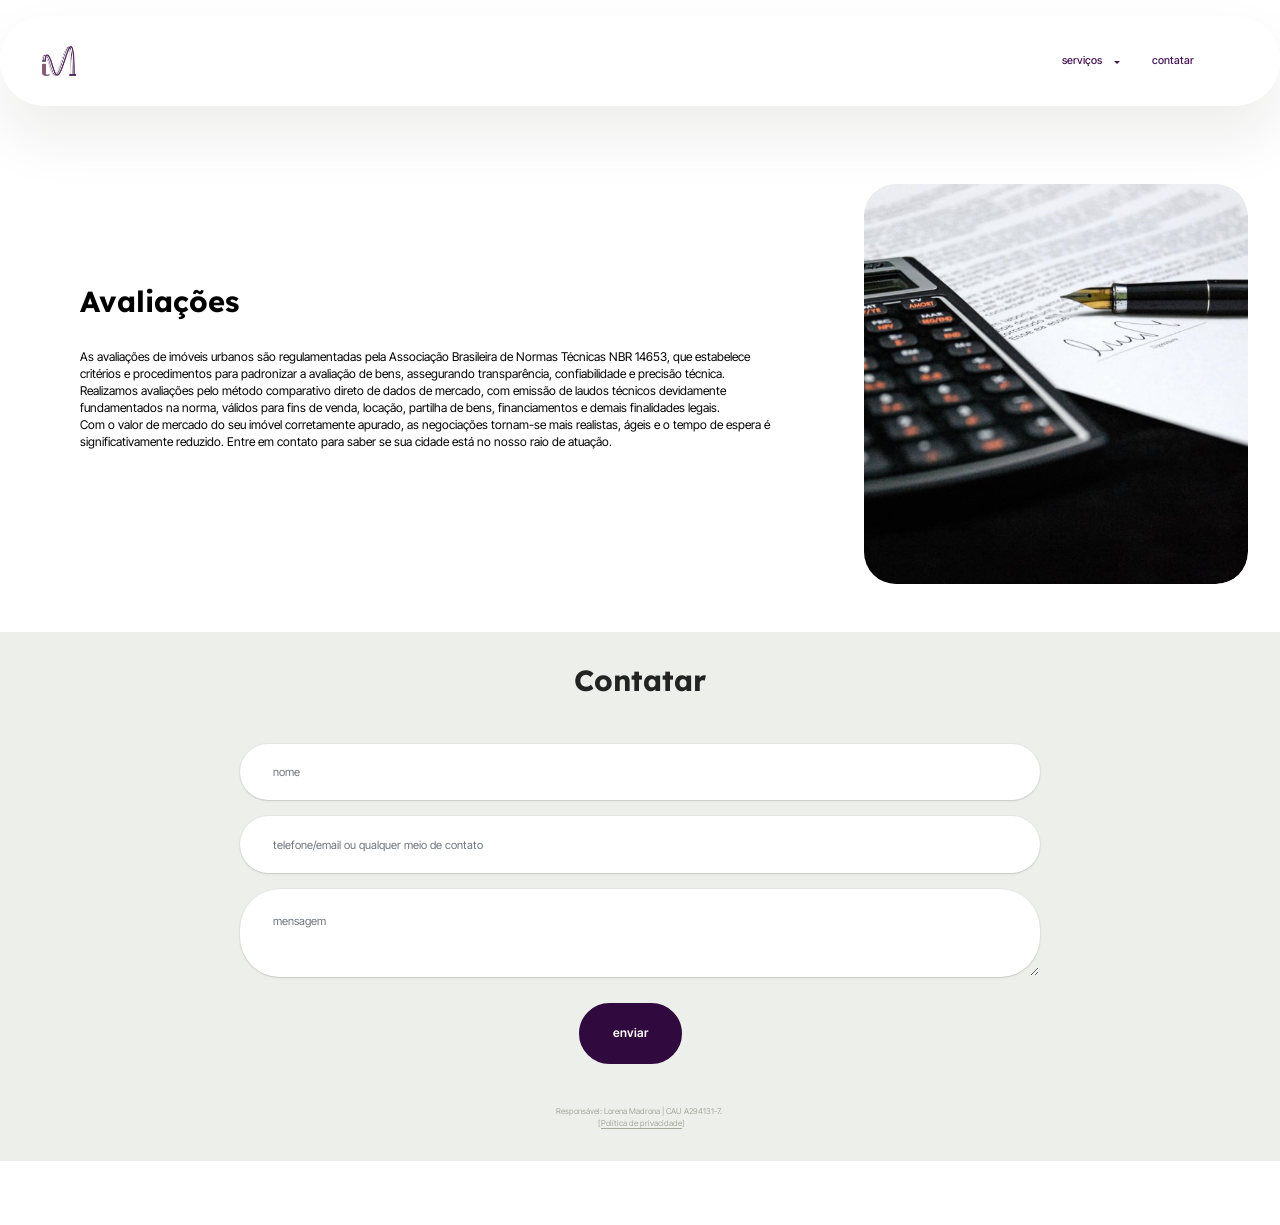
<file: page4.html>
<!DOCTYPE html>
<html  >
<head>
  <!-- Site made with Mobirise Website Builder v6.1.12, https://mobirise.com -->
  <meta charset="UTF-8">
  <meta http-equiv="X-UA-Compatible" content="IE=edge">
  <meta name="generator" content="Mobirise v6.1.12, mobirise.com">
  <meta name="viewport" content="width=device-width, initial-scale=1, minimum-scale=1">
  <link rel="shortcut icon" href="assets/images/logo-256x224.png" type="image/x-icon">
  <meta name="description" content="">
  
  
  <title>ava</title>
  <link rel="stylesheet" href="assets/web/assets/mobirise-icons2/mobirise2.css">
  <link rel="stylesheet" href="assets/bootstrap/css/bootstrap.min.css">
  <link rel="stylesheet" href="assets/animatecss/animate.css">
  <link rel="stylesheet" href="assets/dropdown/css/style.css">
  <link rel="stylesheet" href="assets/theme/css/style.css">
  <link href="assets/fonts/style.css" rel="stylesheet">
  <link rel="preload" href="https://fonts.googleapis.com/css?family=Lexend:100,200,300,400,500,600,700,800,900&display=swap" as="style" onload="this.onload=null;this.rel='stylesheet'">
  <noscript><link rel="stylesheet" href="https://fonts.googleapis.com/css?family=Lexend:100,200,300,400,500,600,700,800,900&display=swap"></noscript>
  <link rel="preload" href="https://fonts.googleapis.com/css?family=Inter+Tight:100,200,300,400,500,600,700,800,900,100i,200i,300i,400i,500i,600i,700i,800i,900i&display=swap" as="style" onload="this.onload=null;this.rel='stylesheet'">
  <noscript><link rel="stylesheet" href="https://fonts.googleapis.com/css?family=Inter+Tight:100,200,300,400,500,600,700,800,900,100i,200i,300i,400i,500i,600i,700i,800i,900i&display=swap"></noscript>
  <link rel="preload" as="style" href="assets/mobirise/css/mbr-additional.css?v=gSDKRp"><link rel="stylesheet" href="assets/mobirise/css/mbr-additional.css?v=gSDKRp" type="text/css">

  
  
  
</head>
<body>
  
  <section data-bs-version="5.1" class="menu menu2 cid-v5LeTteyxR" once="menu" id="menu02-1y">
	

	<nav class="navbar navbar-dropdown navbar-expand-lg">
		<div class="container">
			<div class="navbar-brand">
				<span class="navbar-logo">
					<a href="index.html">
						<img src="assets/images/logo-256x224.png" alt="Mobirise Website Builder" style="height: 1.9rem;">
					</a>
				</span>
				
			</div>
			<button class="navbar-toggler" type="button" data-toggle="collapse" data-bs-toggle="collapse" data-target="#navbarSupportedContent" data-bs-target="#navbarSupportedContent" aria-controls="navbarNavAltMarkup" aria-expanded="false" aria-label="Toggle navigation">
				<div class="hamburger">
					<span></span>
					<span></span>
					<span></span>
					<span></span>
				</div>
			</button>
			<div class="collapse navbar-collapse" id="navbarSupportedContent">
				<ul class="navbar-nav nav-dropdown nav-right" data-app-modern-menu="true"><li class="nav-item dropdown">
						<a class="nav-link link text-secondary dropdown-toggle display-2" href="index.html#features04-w" aria-expanded="false" data-toggle="dropdown-submenu" data-bs-toggle="dropdown" data-bs-auto-close="outside">serviços&nbsp;&nbsp;</a><div class="dropdown-menu" aria-labelledby="dropdown-785"><a class="text-secondary dropdown-item text-primary display-2" href="page3.html">arquitetura</a><a class="text-secondary show dropdown-item text-primary display-2" href="page4.html">avaliações</a><a class="text-secondary dropdown-item text-primary show display-2" href="page5.html" aria-expanded="true">regularização cartório e prefeitura</a><a class="text-secondary dropdown-item text-primary display-2" href="page8.html">regularização receita federal</a></div>
					</li><li class="nav-item">
						<a class="nav-link link text-secondary text-primary display-2" href="page6.html" aria-expanded="false">contatar&nbsp; &nbsp; &nbsp; &nbsp; &nbsp; &nbsp; &nbsp; &nbsp; &nbsp; &nbsp; &nbsp; &nbsp; &nbsp; &nbsp; &nbsp;&nbsp;</a>
					</li></ul>
				
				
			</div>
		</div>
	</nav>
</section>

<section data-bs-version="5.1" class="features5 cid-v5LeTtXbf1" id="features05-1z">
  

  
  
  <div class="container-fluid">
    
    <div class="row">
      
      
      <div class="item features-without-image col-12 col-md-6 col-lg-6 item-mb active">
        <div class="item-wrapper">
          <div class="card-box align-left">
            
            
            

            
          </div>
        </div>
      </div>
    </div>
  </div>
</section>

<section data-bs-version="5.1" class="features025 cid-v5LeTuqWNp" id="features025-20">
  

  
  

  <div class="container">
    <div class="row justify-content-center align-items-center">
      <div class="col-12">
        <div class="card-wrapper">
          <div class="row">
            <div class="col-12 col-md-12 col-lg-4 image-wrapper">
              <img class="w-100" src="assets/images/mbr-959x638.jpg" alt="Mobirise Website Builder">
            </div>
            <div class="col-12 col-lg col-md-12">
              <div class="text-wrapper align-left">
                <h5 class="mbr-section-title mbr-fonts-style mb-4 display-1"><strong>Avaliações</strong></h5>
                
                <p class="mbr-text mbr-fonts-style mb-4 display-7">As avaliações de imóveis urbanos são regulamentadas pela Associação Brasileira de Normas Técnicas NBR 14653, que estabelece critérios e procedimentos para padronizar a avaliação de bens, assegurando transparência, confiabilidade e precisão técnica.<br>Realizamos avaliações pelo método comparativo direto de dados de mercado, com emissão de laudos técnicos devidamente fundamentados na norma, válidos para fins de venda, locação, partilha de bens, financiamentos e demais finalidades legais.<br>Com o valor de mercado do seu imóvel corretamente apurado, as negociações tornam-se mais realistas, ágeis e o tempo de espera é significativamente reduzido.&nbsp;Entre em contato para saber se sua cidade está no nosso raio de atuação. <br></p>
                
              </div>
            </div>
          </div>
        </div>
      </div>
    </div>
  </div>
</section>

<section data-bs-version="5.1" class="form5 cid-vdGPFbk7X4" id="form02-2t">
    
    
    <div class="container">
        <div class="row justify-content-center">
            <div class="col-12 content-head">
                <div class="mbr-section-head mb-5">
                    <h3 class="mbr-section-title mbr-fonts-style align-center mb-0 display-1">
                        <strong>Contatar</strong></h3>
                    
                </div>
            </div>
        </div>
        <div class="row justify-content-center">
            <div class="col-lg-8 mx-auto mbr-form" data-form-type="formoid">
                <form action="https://mobirise.eu/" method="POST" class="mbr-form form-with-styler" data-form-title="Form Name"><input type="hidden" name="email" data-form-email="true" value="uPEXEQcRR+pf1yXkDORZfasyE0rBMzVqEofG8dPtvToKa3acHqi63juuaGZjDZZgNyGtB7Zh1LXdpzlBiv5ZAQw4EGuPEjfnOxEggAInErEzPGYrkDFxWj/CDCs+JF53">
                    <div class="row">
                        <div hidden="hidden" data-form-alert="" class="alert alert-success col-12">obrigada! já retornaremos.</div>
                        <div hidden="hidden" data-form-alert-danger="" class="alert alert-danger col-12">
                            Oops...! some problem!
                        </div>
                    </div>
                    <div class="dragArea row">
                        <div class="col-md col-sm-12 form-group mb-3" data-for="name">
                            <input type="text" name="name" placeholder="nome" data-form-field="name" class="form-control" value="" id="name-form02-2t">
                        </div>
                        
                        <div class="col-12 form-group mb-3" data-for="phone">
                            <input type="tel" name="phone" placeholder="telefone/email ou qualquer meio de contato" data-form-field="phone" class="form-control" value="" id="phone-form02-2t">
                        </div>
                        <div class="col-12 form-group mb-3" data-for="textarea">
                            <textarea name="textarea" placeholder="mensagem" data-form-field="textarea" class="form-control" id="textarea-form02-2t"></textarea>
                        </div>
                        <div class="col-lg-12 col-md-12 col-sm-12 align-center mbr-section-btn"><button type="submit" class="btn btn-primary display-7">enviar</button></div>
                    </div>
                </form>
            </div>
        </div>
    </div>
</section>

<section data-bs-version="5.1" class="footer4 cid-vc4n41YfFE" once="footers" id="footer04-2c">

    

    

    <div class="container">
        <div class="media-container-row align-center mbr-white">
            <div class="col-12">
                <p class="mbr-text mb-0 mbr-fonts-style new-font-1">Responsável: Lorena Madrona | CAU A294131-7.&nbsp; <br>&nbsp;[<span style="font-weight: normal;"><a href="page7.html" class="text-danger" target="_blank" style="">Política de privacidade</a>]</span></p>
            </div>
        </div>
    </div>
</section><section class="display-7" style="padding: 0;align-items: center;justify-content: center;flex-wrap: wrap;    align-content: center;display: flex;position: relative;height: 4rem;"><a href="https://mobiri.se/4383128" style="flex: 1 1;height: 4rem;position: absolute;width: 100%;z-index: 1;"><img alt="" style="height: 4rem;" src="[data-uri]"></a><p style="margin: 0;text-align: center;" class="display-7">&#8204;</p><a style="z-index:1" href="https://mobirise.com/builder/no-code-website-builder.html">No Code Website Builder</a></section><script src="assets/bootstrap/js/bootstrap.bundle.min.js"></script>  <script src="assets/smoothscroll/smooth-scroll.js"></script>  <script src="assets/ytplayer/index.js"></script>  <script src="assets/dropdown/js/navbar-dropdown.js"></script>  <script src="assets/theme/js/script.js"></script>  <script src="assets/formoid/formoid.min.js"></script>  
  
  
  <input name="animation" type="hidden">
  </body>
</html>
</file>
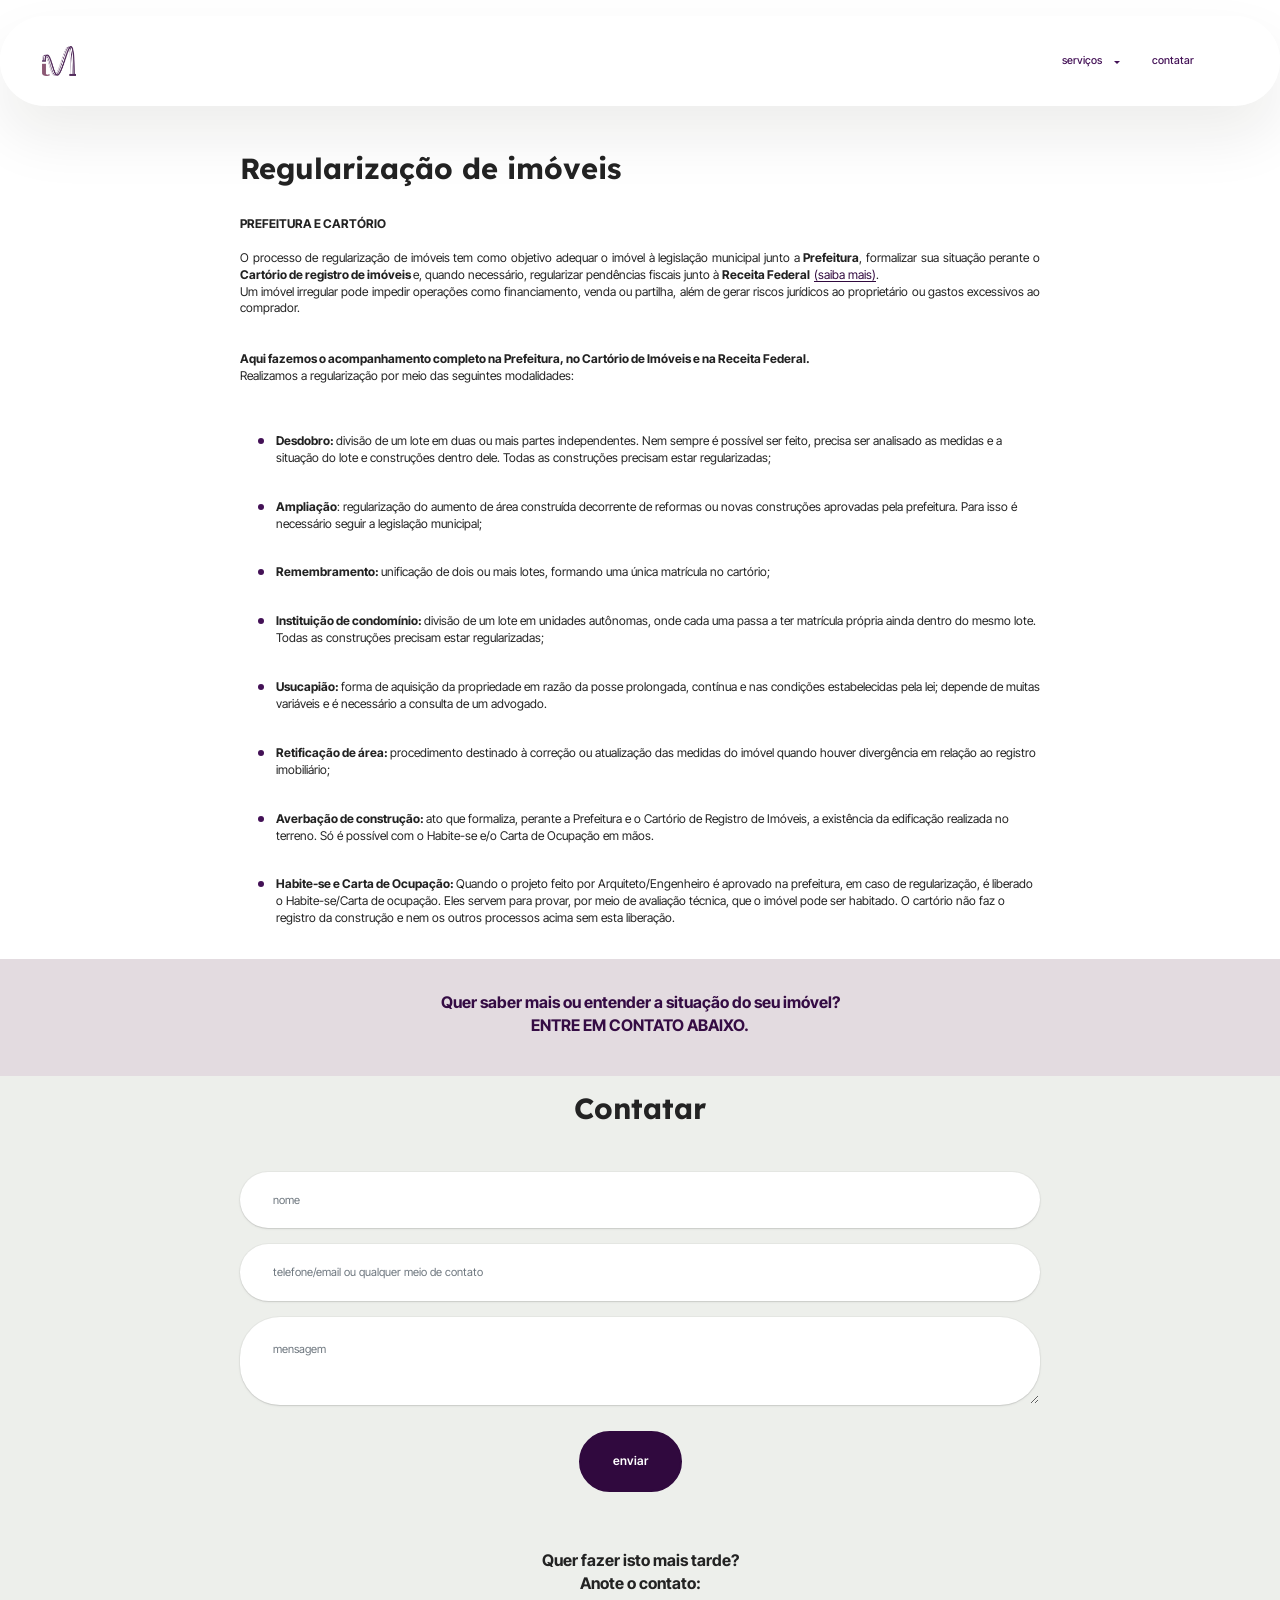
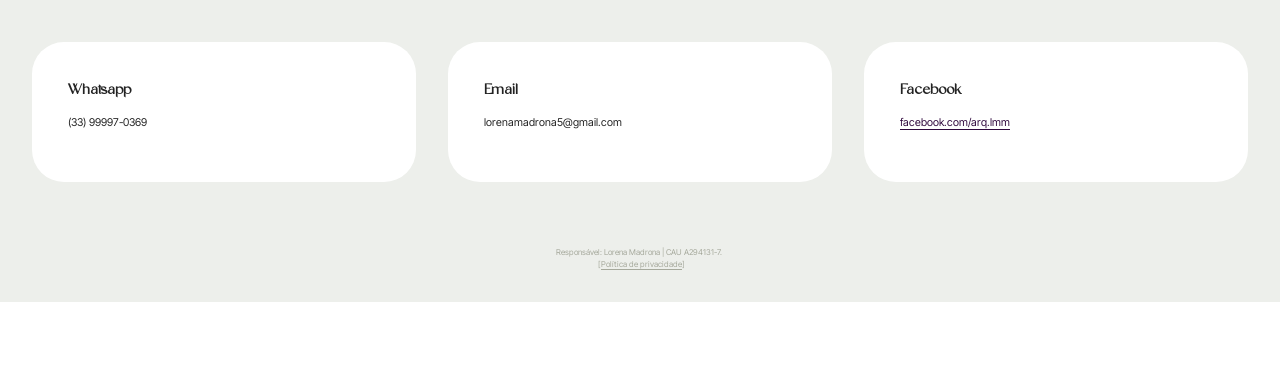
<file: page5.html>
<!DOCTYPE html>
<html  >
<head>
  <!-- Site made with Mobirise Website Builder v6.1.12, https://mobirise.com -->
  <meta charset="UTF-8">
  <meta http-equiv="X-UA-Compatible" content="IE=edge">
  <meta name="generator" content="Mobirise v6.1.12, mobirise.com">
  <meta name="viewport" content="width=device-width, initial-scale=1, minimum-scale=1">
  <link rel="shortcut icon" href="assets/images/logo-256x224.png" type="image/x-icon">
  <meta name="description" content="">
  
  
  <title>regularizaçao</title>
  <link rel="stylesheet" href="assets/web/assets/mobirise-icons2/mobirise2.css">
  <link rel="stylesheet" href="assets/bootstrap/css/bootstrap.min.css">
  <link rel="stylesheet" href="assets/animatecss/animate.css">
  <link rel="stylesheet" href="assets/dropdown/css/style.css">
  <link rel="stylesheet" href="assets/theme/css/style.css">
  <link href="assets/fonts/style.css" rel="stylesheet">
  <link rel="preload" href="https://fonts.googleapis.com/css?family=Lexend:100,200,300,400,500,600,700,800,900&display=swap" as="style" onload="this.onload=null;this.rel='stylesheet'">
  <noscript><link rel="stylesheet" href="https://fonts.googleapis.com/css?family=Lexend:100,200,300,400,500,600,700,800,900&display=swap"></noscript>
  <link rel="preload" href="https://fonts.googleapis.com/css?family=Inter+Tight:100,200,300,400,500,600,700,800,900,100i,200i,300i,400i,500i,600i,700i,800i,900i&display=swap" as="style" onload="this.onload=null;this.rel='stylesheet'">
  <noscript><link rel="stylesheet" href="https://fonts.googleapis.com/css?family=Inter+Tight:100,200,300,400,500,600,700,800,900,100i,200i,300i,400i,500i,600i,700i,800i,900i&display=swap"></noscript>
  <link rel="preload" as="style" href="assets/mobirise/css/mbr-additional.css?v=byzob2"><link rel="stylesheet" href="assets/mobirise/css/mbr-additional.css?v=byzob2" type="text/css">

  
  
  
</head>
<body>
  
  <section data-bs-version="5.1" class="menu menu2 cid-v5Lh9C3fsR" once="menu" id="menu02-22">
	

	<nav class="navbar navbar-dropdown navbar-expand-lg">
		<div class="container">
			<div class="navbar-brand">
				<span class="navbar-logo">
					<a href="index.html">
						<img src="assets/images/logo-256x224.png" alt="Mobirise Website Builder" style="height: 1.9rem;">
					</a>
				</span>
				
			</div>
			<button class="navbar-toggler" type="button" data-toggle="collapse" data-bs-toggle="collapse" data-target="#navbarSupportedContent" data-bs-target="#navbarSupportedContent" aria-controls="navbarNavAltMarkup" aria-expanded="false" aria-label="Toggle navigation">
				<div class="hamburger">
					<span></span>
					<span></span>
					<span></span>
					<span></span>
				</div>
			</button>
			<div class="collapse navbar-collapse" id="navbarSupportedContent">
				<ul class="navbar-nav nav-dropdown nav-right" data-app-modern-menu="true"><li class="nav-item dropdown">
						<a class="nav-link link text-secondary dropdown-toggle display-2" href="index.html#features04-w" aria-expanded="false" data-toggle="dropdown-submenu" data-bs-toggle="dropdown" data-bs-auto-close="outside">serviços&nbsp;&nbsp;</a><div class="dropdown-menu" aria-labelledby="dropdown-785"><a class="text-secondary dropdown-item text-primary display-2" href="page3.html">arquitetura</a><a class="text-secondary show dropdown-item text-primary display-2" href="page4.html">avaliações</a><a class="text-secondary dropdown-item text-primary show display-2" href="page5.html" aria-expanded="true">regularização cartório e prefeitura</a><a class="text-secondary dropdown-item text-primary display-2" href="page8.html">regularização receita federal</a></div>
					</li><li class="nav-item">
						<a class="nav-link link text-secondary text-primary display-2" href="page6.html" aria-expanded="false">contatar&nbsp; &nbsp; &nbsp; &nbsp; &nbsp; &nbsp; &nbsp; &nbsp; &nbsp; &nbsp; &nbsp; &nbsp; &nbsp; &nbsp; &nbsp;&nbsp;</a>
					</li></ul>
				
				
			</div>
		</div>
	</nav>
</section>

<section data-bs-version="5.1" class="features5 cid-v5Lh9CINCg" id="features05-23">
  

  
  
  <div class="container-fluid">
    
    <div class="row">
      
      
      <div class="item features-without-image col-12 col-md-6 col-lg-6 item-mb active">
        <div class="item-wrapper">
          <div class="card-box align-left">
            
            
            

            
          </div>
        </div>
      </div>
    </div>
  </div>
</section>

<section data-bs-version="5.1" class="article18 cid-vnY5rnu5YU" id="article18-3e">
  
  <div class="container">
    <div class="row justify-content-center">
      <div class="counter-container col-md-12 col-lg-8">
        <div class="row mb-5 justify-content-center">
          <div class="col-12 content-head">
            <h3 class="mbr-section-title mbr-fonts-style align-center mb-0 display-1"><strong>Regularização de imóveis</strong></h3>
            <h5 class="mbr-section-subtitle mbr-fonts-style align-center mb-0 mt-4 display-7"><strong>PREFEITURA E CARTÓRIO&nbsp;</strong><strong><br></strong><br>O processo de regularização de imóveis tem como objetivo adequar o imóvel à legislação municipal junto a <strong>Prefeitura</strong>, formalizar sua situação perante o <strong>Cartório de registro de imóveis </strong>e, quando necessário, regularizar pendências fiscais junto à <strong>Receita Federal&nbsp;&nbsp;</strong><a href="page8.html" class="text-primary">(saiba mais)</a>.<div>Um imóvel irregular pode impedir operações como financiamento, venda ou partilha, além de gerar riscos jurídicos ao proprietário ou gastos excessivos ao comprador.</div><br><div><br></div><div><strong>Aqui fazemos o acompanhamento completo na Prefeitura, no Cartório de Imóveis e na Receita Federal.</strong></div><div>Realizamos a regularização por meio das seguintes modalidades:<br></div></h5>
          </div>
        </div>
        <div class="mbr-text mbr-fonts-style display-7">
          <ul>
            <li><strong>Desdobro: </strong>divisão de um lote em duas ou mais partes independentes. Nem sempre é possível ser feito, precisa ser analisado as medidas e a situação do lote e construções dentro dele. Todas as construções precisam estar regularizadas;</li><li><strong>Ampliação</strong>: regularização do aumento de área construída decorrente de reformas ou novas construções aprovadas pela prefeitura. Para isso é necessário seguir a legislação municipal;</li><li><strong>Remembramento: </strong>unificação de dois ou mais lotes, formando uma única matrícula no cartório;</li><li><strong>Instituição de condomínio: </strong>divisão de um lote em unidades autônomas, onde cada uma passa a ter matrícula própria ainda dentro do mesmo lote. Todas as construções precisam estar regularizadas;</li><li><strong>Usucapião: </strong>forma de aquisição da propriedade em razão da posse prolongada, contínua e nas condições estabelecidas pela lei; depende de muitas variáveis e é necessário a consulta de um advogado.</li><li><strong>Retificação de área: </strong>procedimento destinado à correção ou atualização das medidas do imóvel quando houver divergência em relação ao registro imobiliário;</li><li><strong>Averbação de construção: </strong>ato que formaliza, perante a Prefeitura e o Cartório de Registro de Imóveis, a existência da edificação realizada no terreno. Só é possível com o Habite-se e/o Carta de Ocupação em mãos.</li><li><strong>Habite-se e Carta de Ocupação: </strong>Quando o projeto feito por Arquiteto/Engenheiro é aprovado na prefeitura, em caso de regularização, é liberado o Habite-se/Carta de ocupação. Eles servem para provar, por meio de avaliação técnica, que o imóvel pode ser habitado. O cartório não faz o registro da construção e nem os outros processos acima sem esta liberação.</li>
          </ul>
        </div>
      </div>
    </div>
  </div>
</section>

<section data-bs-version="5.1" class="article14 cid-vnXW9DNnpY" id="article14-39">
    
    <div class="container">
        <div class="row justify-content-center">
            <div class="col-md-12 col-lg-9">
                <h3 class="mbr-section-title mbr-fonts-style display-4"><strong>Quer saber mais ou entender a situação do seu imóvel?
</strong><div><strong>ENTRE EM CONTATO ABAIXO.</strong></div></h3>
                
            </div>
        </div>
    </div>
</section>

<section data-bs-version="5.1" class="form5 cid-vdH1MiA9dP" id="form02-2u">
    
    
    <div class="container">
        <div class="row justify-content-center">
            <div class="col-12 content-head">
                <div class="mbr-section-head mb-5">
                    <h3 class="mbr-section-title mbr-fonts-style align-center mb-0 display-1">
                        <strong>Contatar</strong></h3>
                    
                </div>
            </div>
        </div>
        <div class="row justify-content-center">
            <div class="col-lg-8 mx-auto mbr-form" data-form-type="formoid">
                <form action="https://mobirise.eu/" method="POST" class="mbr-form form-with-styler" data-form-title="Form Name"><input type="hidden" name="email" data-form-email="true" value="G1nE4IkWgh3Qn5UpyMIIHUsbPeJyrLxpgZLUgXCdukk8PNlhJjGzPTpZVTbhCCP6yfFSOwF2PlHJvyquVPJsEkQI80Jw5vs083nvgG+MTDxWhtw9w1sukESrkJ/7XDii">
                    <div class="row">
                        <div hidden="hidden" data-form-alert="" class="alert alert-success col-12">obrigada! Logo retornaremos seu contato!</div>
                        <div hidden="hidden" data-form-alert-danger="" class="alert alert-danger col-12">
                            Oops...! some problem!
                        </div>
                    </div>
                    <div class="dragArea row">
                        <div class="col-md col-sm-12 form-group mb-3" data-for="name">
                            <input type="text" name="name" placeholder="nome" data-form-field="name" class="form-control" value="" id="name-form02-2u">
                        </div>
                        
                        <div class="col-12 form-group mb-3" data-for="phone">
                            <input type="tel" name="phone" placeholder="telefone/email ou qualquer meio de contato" data-form-field="phone" class="form-control" value="" id="phone-form02-2u">
                        </div>
                        <div class="col-12 form-group mb-3" data-for="textarea">
                            <textarea name="textarea" placeholder="mensagem" data-form-field="textarea" class="form-control" id="textarea-form02-2u"></textarea>
                        </div>
                        <div class="col-lg-12 col-md-12 col-sm-12 align-center mbr-section-btn"><button type="submit" class="btn btn-primary display-7">enviar</button></div>
                    </div>
                </form>
            </div>
        </div>
    </div>
</section>

<section data-bs-version="5.1" class="contacts01 cid-vdH3nDjSfO" id="contacts01-2x">
    

    
    
    <div class="container">
        <div class="row justify-content-center">
            <div class="col-12 content-head">
                <div class="mbr-section-head mb-5">
                    <h3 class="mbr-section-title mbr-fonts-style align-center mb-0 display-4"><strong>Quer fazer isto mais tarde? </strong><br><strong>Anote o contato:</strong></h3>
                    
                </div>
            </div>
        </div>
        <div class="row">
            <div class="item features-without-image col-12 col-md-4 active">
                <div class="item-wrapper">
                    <div class="text-wrapper">
                        <h6 class="card-title mbr-fonts-style mb-3 display-5"><strong>Whatsapp</strong></h6>
                        <p class="mbr-text mbr-fonts-style display-2">(33) 99997-0369</p>
                    </div>
                </div>
            </div>
            <div class="item features-without-image col-12 col-md-4">
                <div class="item-wrapper">
                    <div class="text-wrapper">
                        <h6 class="card-title mbr-fonts-style mb-3 display-5">
                            <strong>Email</strong>
                        </h6>
                        <p class="mbr-text mbr-fonts-style display-2">lorenamadrona5@gmail.com</p>
                    </div>
                </div>
            </div><div class="item features-without-image col-12 col-md-4">
                <div class="item-wrapper">
                    <div class="text-wrapper">
                        <h6 class="card-title mbr-fonts-style mb-3 display-5"><strong>Facebook</strong></h6>
                        <p class="mbr-text mbr-fonts-style display-2"><a href="https://www.facebook.com/arq.lmm" class="text-primary" target="_blank">facebook.com/arq.lmm</a></p>
                    </div>
                </div>
            </div>
            
            
        </div>
    </div>
</section>

<section data-bs-version="5.1" class="footer4 cid-vc4n41YfFE" once="footers" id="footer04-2c">

    

    

    <div class="container">
        <div class="media-container-row align-center mbr-white">
            <div class="col-12">
                <p class="mbr-text mb-0 mbr-fonts-style new-font-1">Responsável: Lorena Madrona | CAU A294131-7.&nbsp; <br>&nbsp;[<span style="font-weight: normal;"><a href="page7.html" class="text-danger" target="_blank" style="">Política de privacidade</a>]</span></p>
            </div>
        </div>
    </div>
</section><section class="display-7" style="padding: 0;align-items: center;justify-content: center;flex-wrap: wrap;    align-content: center;display: flex;position: relative;height: 4rem;"><a href="https://mobiri.se/4383128" style="flex: 1 1;height: 4rem;position: absolute;width: 100%;z-index: 1;"><img alt="" style="height: 4rem;" src="[data-uri]"></a><p style="margin: 0;text-align: center;" class="display-7">&#8204;</p><a style="z-index:1" href="https://mobirise.com/html-builder.html">HTML Website Maker</a></section><script src="assets/bootstrap/js/bootstrap.bundle.min.js"></script>  <script src="assets/smoothscroll/smooth-scroll.js"></script>  <script src="assets/ytplayer/index.js"></script>  <script src="assets/dropdown/js/navbar-dropdown.js"></script>  <script src="assets/theme/js/script.js"></script>  <script src="assets/formoid/formoid.min.js"></script>  
  
  
  <input name="animation" type="hidden">
  </body>
</html>
</file>
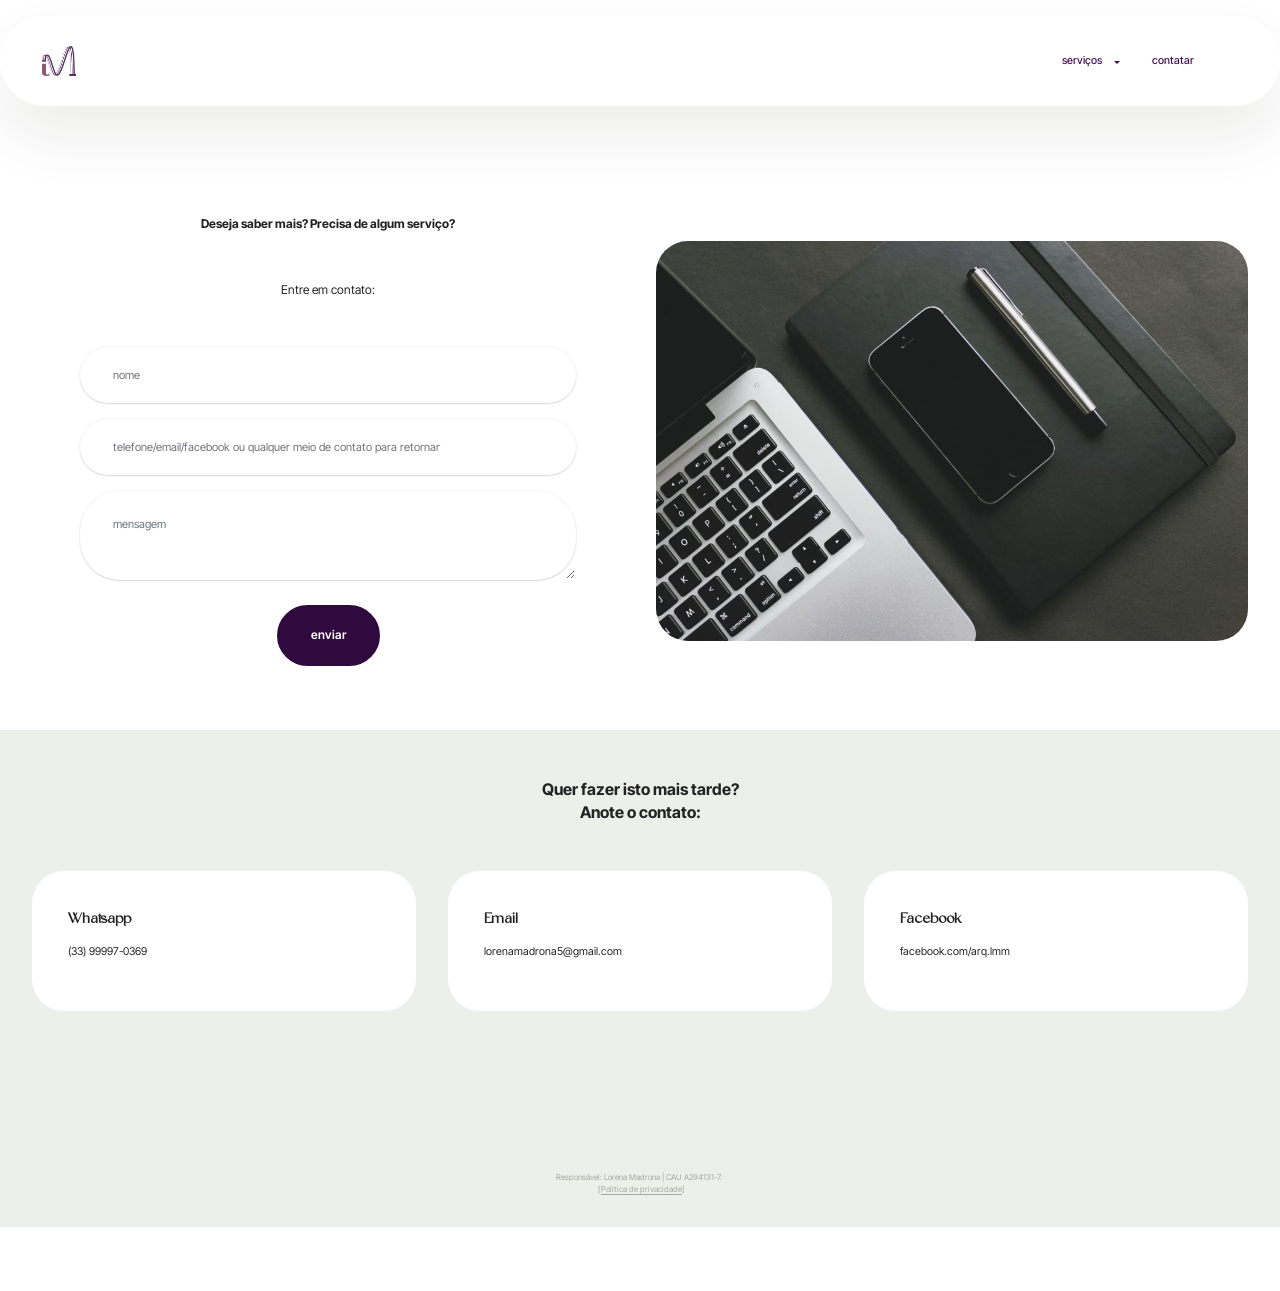
<file: page6.html>
<!DOCTYPE html>
<html  >
<head>
  <!-- Site made with Mobirise Website Builder v6.1.12, https://mobirise.com -->
  <meta charset="UTF-8">
  <meta http-equiv="X-UA-Compatible" content="IE=edge">
  <meta name="generator" content="Mobirise v6.1.12, mobirise.com">
  <meta name="viewport" content="width=device-width, initial-scale=1, minimum-scale=1">
  <link rel="shortcut icon" href="assets/images/logo-256x224.png" type="image/x-icon">
  <meta name="description" content="">
  
  
  <title>contato</title>
  <link rel="stylesheet" href="assets/web/assets/mobirise-icons2/mobirise2.css">
  <link rel="stylesheet" href="assets/bootstrap/css/bootstrap.min.css">
  <link rel="stylesheet" href="assets/animatecss/animate.css">
  <link rel="stylesheet" href="assets/dropdown/css/style.css">
  <link rel="stylesheet" href="assets/theme/css/style.css">
  <link href="assets/fonts/style.css" rel="stylesheet">
  <link rel="preload" href="https://fonts.googleapis.com/css?family=Lexend:100,200,300,400,500,600,700,800,900&display=swap" as="style" onload="this.onload=null;this.rel='stylesheet'">
  <noscript><link rel="stylesheet" href="https://fonts.googleapis.com/css?family=Lexend:100,200,300,400,500,600,700,800,900&display=swap"></noscript>
  <link rel="preload" href="https://fonts.googleapis.com/css?family=Inter+Tight:100,200,300,400,500,600,700,800,900,100i,200i,300i,400i,500i,600i,700i,800i,900i&display=swap" as="style" onload="this.onload=null;this.rel='stylesheet'">
  <noscript><link rel="stylesheet" href="https://fonts.googleapis.com/css?family=Inter+Tight:100,200,300,400,500,600,700,800,900,100i,200i,300i,400i,500i,600i,700i,800i,900i&display=swap"></noscript>
  <link rel="preload" as="style" href="assets/mobirise/css/mbr-additional.css?v=qR3mXa"><link rel="stylesheet" href="assets/mobirise/css/mbr-additional.css?v=qR3mXa" type="text/css">

  
  
  
</head>
<body>
  
  <section data-bs-version="5.1" class="menu menu2 cid-vaFmDt72k1" once="menu" id="menu02-26">
	

	<nav class="navbar navbar-dropdown navbar-expand-lg">
		<div class="container">
			<div class="navbar-brand">
				<span class="navbar-logo">
					<a href="index.html">
						<img src="assets/images/logo-256x224.png" alt="Mobirise Website Builder" style="height: 1.9rem;">
					</a>
				</span>
				
			</div>
			<button class="navbar-toggler" type="button" data-toggle="collapse" data-bs-toggle="collapse" data-target="#navbarSupportedContent" data-bs-target="#navbarSupportedContent" aria-controls="navbarNavAltMarkup" aria-expanded="false" aria-label="Toggle navigation">
				<div class="hamburger">
					<span></span>
					<span></span>
					<span></span>
					<span></span>
				</div>
			</button>
			<div class="collapse navbar-collapse" id="navbarSupportedContent">
				<ul class="navbar-nav nav-dropdown nav-right" data-app-modern-menu="true"><li class="nav-item dropdown">
						<a class="nav-link link text-secondary dropdown-toggle display-2" href="index.html#features04-w" aria-expanded="false" data-toggle="dropdown-submenu" data-bs-toggle="dropdown" data-bs-auto-close="outside">serviços&nbsp;&nbsp;</a><div class="dropdown-menu" aria-labelledby="dropdown-785"><a class="text-secondary dropdown-item text-primary display-2" href="page3.html">arquitetura</a><a class="text-secondary show dropdown-item text-primary display-2" href="page4.html">avaliações</a><a class="text-secondary dropdown-item text-primary show display-2" href="page5.html" aria-expanded="true">regularização cartório e prefeitura</a><a class="text-secondary dropdown-item text-primary display-2" href="page8.html">regularização receita federal</a></div>
					</li><li class="nav-item">
						<a class="nav-link link text-secondary text-primary display-2" href="page6.html" aria-expanded="false">contatar&nbsp; &nbsp; &nbsp; &nbsp; &nbsp; &nbsp; &nbsp; &nbsp; &nbsp; &nbsp; &nbsp; &nbsp; &nbsp; &nbsp; &nbsp;&nbsp;</a>
					</li></ul>
				
				
			</div>
		</div>
	</nav>
</section>

<section data-bs-version="5.1" class="features5 cid-vaFmDtAh06" id="features05-27">
  

  
  
  <div class="container-fluid">
    
    <div class="row">
      
      
      <div class="item features-without-image col-12 col-md-6 col-lg-6 item-mb active">
        <div class="item-wrapper">
          <div class="card-box align-left">
            
            
            

            
          </div>
        </div>
      </div>
    </div>
  </div>
</section>

<section data-bs-version="5.1" class="form03 cid-vaFmR83Rix" id="form03-2a">
    

    

    <div class="container">
        <div class="row justify-content-center align-items-center main-row">
            <div class="col-12 col-lg item-wrapper">
                <div class="mbr-section-head mb-5">
                    <h3 class="mbr-section-title mbr-fonts-style align-center mb-0 display-7"><strong>Deseja saber mais? Precisa de algum serviço? </strong><br><br></h3>
                    <h4 class="mbr-section-subtitle mbr-fonts-style align-center mb-0 mt-4 display-7">Entre em contato:</h4>
                </div>
                <div class="col-lg-12 mx-auto mbr-form" data-form-type="formoid">
                    <form action="https://mobirise.eu/" method="POST" class="mbr-form form-with-styler" data-form-title="Form Name"><input type="hidden" name="email" data-form-email="true" value="lrL39nKMgPKwX9D6L0VGg3vjEMj73ToLM16qBO2p747ILGf3U+vgLP9pZc+Enx5juTOmkBMMlhmDZLZeoRFvCSqOwgJ6WM5FdLoainsUYWK3iEiYdrfKKr1ikeIim4ht">
                        <div class="row">
                            <div hidden="hidden" data-form-alert="" class="alert alert-success col-12">Mensagem enviada. Já retornaremos.</div>
                            <div hidden="hidden" data-form-alert-danger="" class="alert alert-danger col-12">
                                Oops...! some problem!
                            </div>
                        </div>
                        <div class="dragArea row">
                            <div class="col-md col-sm-12 form-group mb-3 mb-3" data-for="name">
                                <input type="text" name="name" placeholder="nome" data-form-field="name" class="form-control" value="" id="name-form03-2a">
                            </div>
                            
                            <div class="col-12 form-group mb-3 mb-3" data-for="phone">
                                <input type="tel" name="phone" placeholder="telefone/email/facebook ou qualquer meio de contato para retornar" data-form-field="phone" class="form-control" value="" id="phone-form03-2a">
                            </div>
                            <div class="col-12 form-group mb-3 mb-3" data-for="textarea">
                                <textarea name="textarea" placeholder="mensagem" data-form-field="textarea" class="form-control" id="textarea-form03-2a"></textarea>
                            </div>
                            <div class="col-auto align-center mbr-section-btn"><button type="submit" class="w-100 btn btn-primary display-7">enviar</button></div>
                        </div>
                    </form>
                </div>


            </div>
            <div class="col-12 col-lg-6">
                <div class="image-wrapper">
                    <img class="w-100" src="assets/images/mbr-959x648.jpg" alt="Mobirise Website Builder">
                </div>
            </div>

        </div>
    </div>
</section>

<section data-bs-version="5.1" class="contacts01 cid-vaFpHvAsRG" id="contacts01-2b">
    

    
    
    <div class="container">
        <div class="row justify-content-center">
            <div class="col-12 content-head">
                <div class="mbr-section-head mb-5">
                    <h3 class="mbr-section-title mbr-fonts-style align-center mb-0 display-4"><strong>Quer fazer isto mais tarde? </strong><br><strong>Anote o contato:</strong></h3>
                    
                </div>
            </div>
        </div>
        <div class="row">
            <div class="item features-without-image col-12 col-md-4 active">
                <div class="item-wrapper">
                    <div class="text-wrapper">
                        <h6 class="card-title mbr-fonts-style mb-3 display-5"><strong>Whatsapp</strong></h6>
                        <p class="mbr-text mbr-fonts-style display-2">(33) 99997-0369</p>
                    </div>
                </div>
            </div>
            <div class="item features-without-image col-12 col-md-4">
                <div class="item-wrapper">
                    <div class="text-wrapper">
                        <h6 class="card-title mbr-fonts-style mb-3 display-5">
                            <strong>Email</strong>
                        </h6>
                        <p class="mbr-text mbr-fonts-style display-2">lorenamadrona5@gmail.com</p>
                    </div>
                </div>
            </div><div class="item features-without-image col-12 col-md-4">
                <div class="item-wrapper">
                    <div class="text-wrapper">
                        <h6 class="card-title mbr-fonts-style mb-3 display-5"><strong>Facebook</strong></h6>
                        <p class="mbr-text mbr-fonts-style display-2">facebook.com/arq.lmm</p>
                    </div>
                </div>
            </div>
            
            
        </div>
    </div>
</section>

<section data-bs-version="5.1" class="footer4 cid-vc4n41YfFE" once="footers" id="footer04-2c">

    

    

    <div class="container">
        <div class="media-container-row align-center mbr-white">
            <div class="col-12">
                <p class="mbr-text mb-0 mbr-fonts-style new-font-1">Responsável: Lorena Madrona | CAU A294131-7.&nbsp; <br>&nbsp;[<span style="font-weight: normal;"><a href="page7.html" class="text-danger" target="_blank" style="">Política de privacidade</a>]</span></p>
            </div>
        </div>
    </div>
</section><section class="display-7" style="padding: 0;align-items: center;justify-content: center;flex-wrap: wrap;    align-content: center;display: flex;position: relative;height: 4rem;"><a href="https://mobiri.se/4383128" style="flex: 1 1;height: 4rem;position: absolute;width: 100%;z-index: 1;"><img alt="" style="height: 4rem;" src="[data-uri]"></a><p style="margin: 0;text-align: center;" class="display-7">&#8204;</p><a style="z-index:1" href="https://mobirise.com/drag-drop-website-builder.html">Drag & Drop Website Builder</a></section><script src="assets/bootstrap/js/bootstrap.bundle.min.js"></script>  <script src="assets/smoothscroll/smooth-scroll.js"></script>  <script src="assets/ytplayer/index.js"></script>  <script src="assets/dropdown/js/navbar-dropdown.js"></script>  <script src="assets/theme/js/script.js"></script>  <script src="assets/formoid/formoid.min.js"></script>  
  
  
  <input name="animation" type="hidden">
  </body>
</html>
</file>
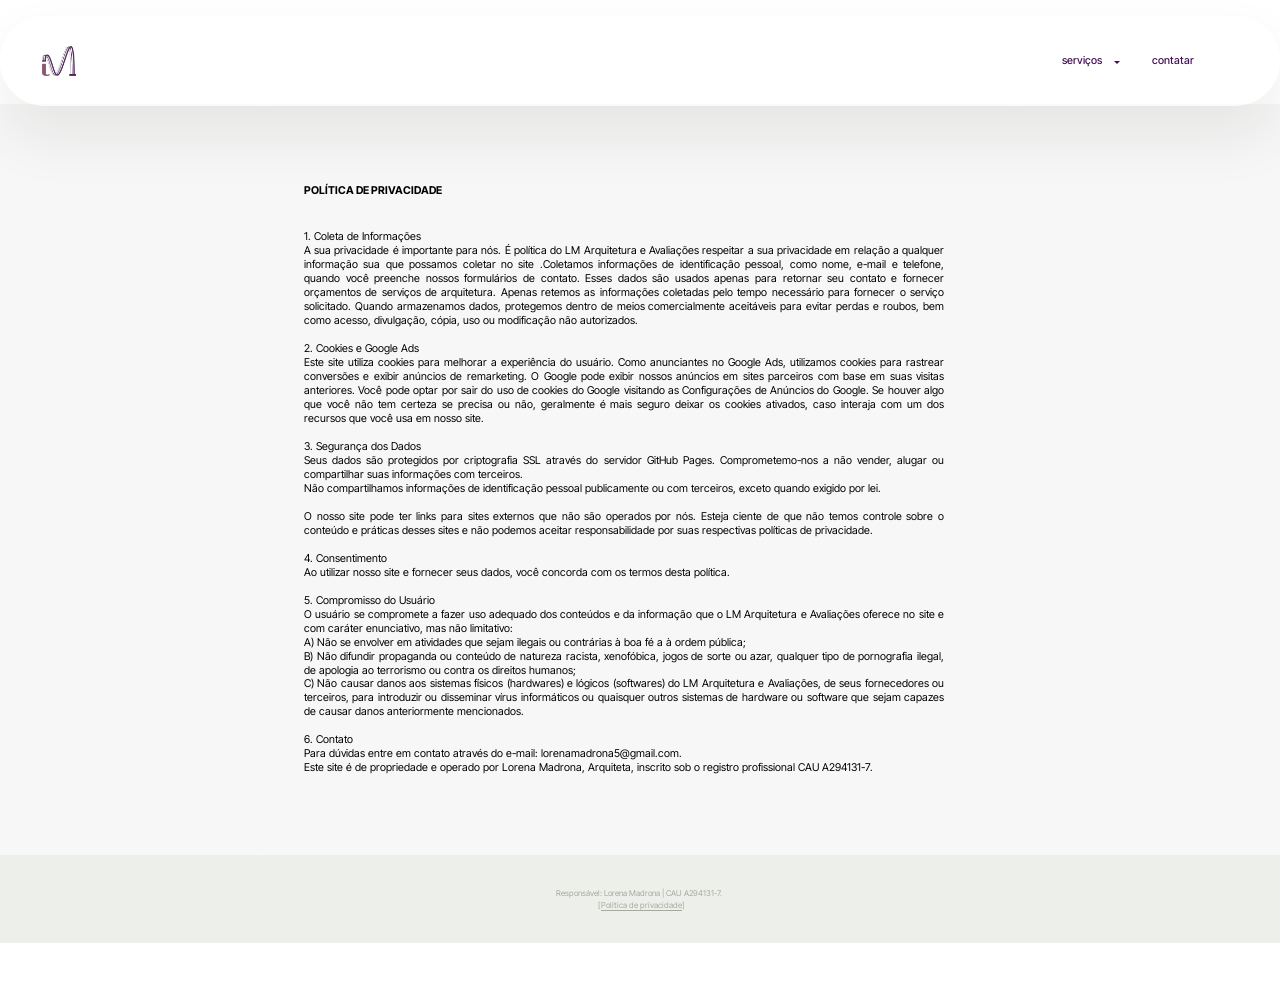
<file: page7.html>
<!DOCTYPE html>
<html  >
<head>
  <!-- Site made with Mobirise Website Builder v6.1.12, https://mobirise.com -->
  <meta charset="UTF-8">
  <meta http-equiv="X-UA-Compatible" content="IE=edge">
  <meta name="generator" content="Mobirise v6.1.12, mobirise.com">
  <meta name="viewport" content="width=device-width, initial-scale=1, minimum-scale=1">
  <link rel="shortcut icon" href="assets/images/logo-256x224.png" type="image/x-icon">
  <meta name="description" content="">
  
  
  <title>politicas de privacidade</title>
  <link rel="stylesheet" href="assets/web/assets/mobirise-icons2/mobirise2.css">
  <link rel="stylesheet" href="assets/bootstrap/css/bootstrap.min.css">
  <link rel="stylesheet" href="assets/animatecss/animate.css">
  <link rel="stylesheet" href="assets/dropdown/css/style.css">
  <link rel="stylesheet" href="assets/theme/css/style.css">
  <link href="assets/fonts/style.css" rel="stylesheet">
  <link rel="preload" href="https://fonts.googleapis.com/css?family=Lexend:100,200,300,400,500,600,700,800,900&display=swap" as="style" onload="this.onload=null;this.rel='stylesheet'">
  <noscript><link rel="stylesheet" href="https://fonts.googleapis.com/css?family=Lexend:100,200,300,400,500,600,700,800,900&display=swap"></noscript>
  <link rel="preload" href="https://fonts.googleapis.com/css?family=Inter+Tight:100,200,300,400,500,600,700,800,900,100i,200i,300i,400i,500i,600i,700i,800i,900i&display=swap" as="style" onload="this.onload=null;this.rel='stylesheet'">
  <noscript><link rel="stylesheet" href="https://fonts.googleapis.com/css?family=Inter+Tight:100,200,300,400,500,600,700,800,900,100i,200i,300i,400i,500i,600i,700i,800i,900i&display=swap"></noscript>
  <link rel="preload" as="style" href="assets/mobirise/css/mbr-additional.css?v=Re1Z7y"><link rel="stylesheet" href="assets/mobirise/css/mbr-additional.css?v=Re1Z7y" type="text/css">

  
  
  
</head>
<body>
  
  <section data-bs-version="5.1" class="menu menu2 cid-vc4RUhhs5I" once="menu" id="menu02-2k">
	

	<nav class="navbar navbar-dropdown navbar-expand-lg">
		<div class="container">
			<div class="navbar-brand">
				<span class="navbar-logo">
					<a href="index.html">
						<img src="assets/images/logo-256x224.png" alt="Mobirise Website Builder" style="height: 1.9rem;">
					</a>
				</span>
				
			</div>
			<button class="navbar-toggler" type="button" data-toggle="collapse" data-bs-toggle="collapse" data-target="#navbarSupportedContent" data-bs-target="#navbarSupportedContent" aria-controls="navbarNavAltMarkup" aria-expanded="false" aria-label="Toggle navigation">
				<div class="hamburger">
					<span></span>
					<span></span>
					<span></span>
					<span></span>
				</div>
			</button>
			<div class="collapse navbar-collapse" id="navbarSupportedContent">
				<ul class="navbar-nav nav-dropdown nav-right" data-app-modern-menu="true"><li class="nav-item dropdown">
						<a class="nav-link link text-secondary dropdown-toggle display-2" href="index.html#features04-w" aria-expanded="false" data-toggle="dropdown-submenu" data-bs-toggle="dropdown" data-bs-auto-close="outside">serviços&nbsp;&nbsp;</a><div class="dropdown-menu" aria-labelledby="dropdown-785"><a class="text-secondary dropdown-item text-primary display-2" href="page3.html">arquitetura</a><a class="text-secondary show dropdown-item text-primary display-2" href="page4.html">avaliações</a><a class="text-secondary dropdown-item text-primary show display-2" href="page5.html" aria-expanded="true">regularização cartório e prefeitura</a><a class="text-secondary dropdown-item text-primary display-2" href="page8.html">regularização receita federal</a></div>
					</li><li class="nav-item">
						<a class="nav-link link text-secondary text-primary display-2" href="page6.html" aria-expanded="false">contatar&nbsp; &nbsp; &nbsp; &nbsp; &nbsp; &nbsp; &nbsp; &nbsp; &nbsp; &nbsp; &nbsp; &nbsp; &nbsp; &nbsp; &nbsp;&nbsp;</a>
					</li></ul>
				
				
			</div>
		</div>
	</nav>
</section>

<section data-bs-version="5.1" class="features5 cid-vc4RUhIfPz" id="features05-2l">
  

  
  
  <div class="container-fluid">
    
    <div class="row">
      
      
      <div class="item features-without-image col-12 col-md-6 col-lg-12 item-mb active">
        <div class="item-wrapper">
          <div class="card-box align-left">
            
            
            

            
          </div>
        </div>
      </div>
    </div>
  </div>
</section>

<section data-bs-version="5.1" class="article07 cid-vc4S0IIyJq" id="article07-2p">
  

  
  
  <div class="container">
    <div class="row justify-content-center">
      <div class="card col-md-12 col-lg-8">
        <div class="card-wrapper">
          <h3 class="card-title mbr-fonts-style mbr-white mt-3 mb-4 display-2"><strong>POLÍTICA DE PRIVACIDADE</strong></h3>
          <div class="row card-box align-left">
            <div class="item features-without-image col-12">
              <div class="item-wrapper">
                
                <p class="mbr-text mbr-fonts-style display-2">1. Coleta de Informações<br>A sua privacidade é importante para nós. É política do LM Arquitetura e Avaliações respeitar a sua privacidade em relação a qualquer informação sua que possamos coletar no site .Coletamos informações de identificação pessoal, como nome, e-mail e telefone, quando você preenche nossos formulários de contato. Esses dados são usados apenas para retornar seu contato e fornecer orçamentos de serviços de arquitetura. Apenas retemos as informações coletadas pelo tempo necessário para fornecer o serviço solicitado. Quando armazenamos dados, protegemos dentro de meios comercialmente aceitáveis ​​para evitar perdas e roubos, bem como acesso, divulgação, cópia, uso ou modificação não autorizados.
<br><br>2. Cookies e Google Ads<br>Este site utiliza cookies para melhorar a experiência do usuário. Como anunciantes no Google Ads, utilizamos cookies para rastrear conversões e exibir anúncios de remarketing. O Google pode exibir nossos anúncios em sites parceiros com base em suas visitas anteriores. Você pode optar por sair do uso de cookies do Google visitando as Configurações de Anúncios do Google. Se houver algo que você não tem certeza se precisa ou não, geralmente é mais seguro deixar os cookies ativados, caso interaja com um dos recursos que você usa em nosso site.&nbsp;<br><br>3. Segurança dos Dados<br>Seus dados são protegidos por criptografia SSL através do servidor GitHub Pages. Comprometemo-nos a não vender, alugar ou compartilhar suas informações com terceiros.<br>Não compartilhamos informações de identificação pessoal publicamente ou com terceiros, exceto quando exigido por lei.
<br>
<br>O nosso site pode ter links para sites externos que não são operados por nós. Esteja ciente de que não temos controle sobre o conteúdo e práticas desses sites e não podemos aceitar responsabilidade por suas respectivas políticas de privacidade.<br><br>4. Consentimento<br>Ao utilizar nosso site e fornecer seus dados, você concorda com os termos desta política.<br><br>5. Compromisso do Usuário
<br>O usuário se compromete a fazer uso adequado dos conteúdos e da informação que o LM Arquitetura e Avaliações oferece no site e com caráter enunciativo, mas não limitativo:<br>A) Não se envolver em atividades que sejam ilegais ou contrárias à boa fé a à ordem pública;
<br>B) Não difundir propaganda ou conteúdo de natureza racista, xenofóbica, jogos de sorte ou azar, qualquer tipo de pornografia ilegal, de apologia ao terrorismo ou contra os direitos humanos;
<br>C) Não causar danos aos sistemas físicos (hardwares) e lógicos (softwares) do LM Arquitetura e Avaliações, de seus fornecedores ou terceiros, para introduzir ou disseminar vírus informáticos ou quaisquer outros sistemas de hardware ou software que sejam capazes de causar danos anteriormente mencionados.<br><br>6. Contato<br>Para dúvidas entre em contato através do e-mail: lorenamadrona5@gmail.com.<br>Este site é de propriedade e operado por Lorena Madrona, Arquiteta, inscrito sob o registro profissional CAU A294131-7.&nbsp;<br></p>
              </div>
            </div>
            
            
            
          </div>
          
        </div>
      </div>
    </div>
  </div>
</section>

<section data-bs-version="5.1" class="footer4 cid-vc4RUiL5Va" once="footers" id="footer04-2o">

    

    

    <div class="container">
        <div class="media-container-row align-center mbr-white">
            <div class="col-12">
                <p class="mbr-text mb-0 mbr-fonts-style new-font-1">Responsável: Lorena Madrona | CAU A294131-7.&nbsp; <br>&nbsp;[<span style="font-weight: normal;"><a href="page7.html" class="text-danger" target="_blank" style="">Política de privacidade</a>]</span></p>
            </div>
        </div>
    </div>
</section><section class="display-7" style="padding: 0;align-items: center;justify-content: center;flex-wrap: wrap;    align-content: center;display: flex;position: relative;height: 4rem;"><a href="https://mobiri.se/4383128" style="flex: 1 1;height: 4rem;position: absolute;width: 100%;z-index: 1;"><img alt="" style="height: 4rem;" src="[data-uri]"></a><p style="margin: 0;text-align: center;" class="display-7">&#8204;</p><a style="z-index:1" href="https://mobirise.com/builder/no-code-website-builder.html">No Code Website Builder</a></section><script src="assets/bootstrap/js/bootstrap.bundle.min.js"></script>  <script src="assets/smoothscroll/smooth-scroll.js"></script>  <script src="assets/ytplayer/index.js"></script>  <script src="assets/dropdown/js/navbar-dropdown.js"></script>  <script src="assets/theme/js/script.js"></script>  
  
  
  <input name="animation" type="hidden">
  </body>
</html>
</file>
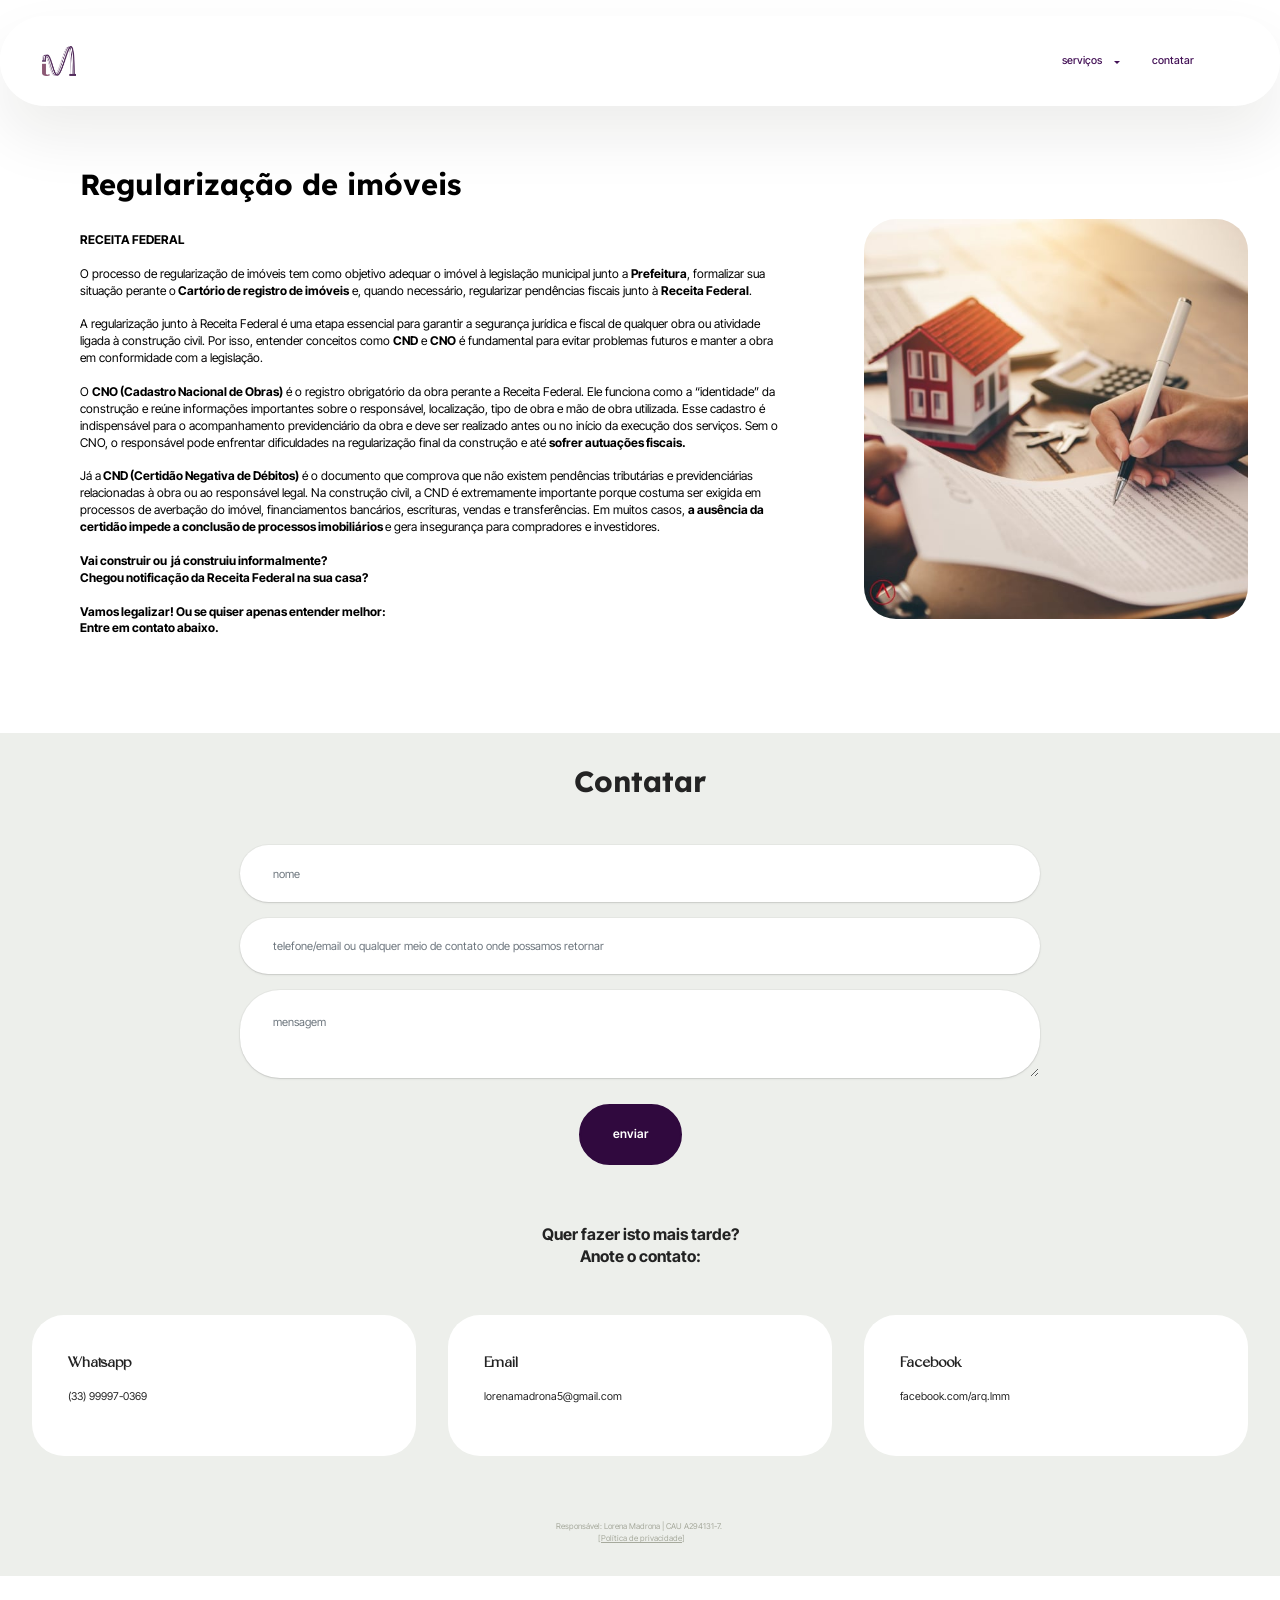
<file: page8.html>
<!DOCTYPE html>
<html  >
<head>
  <!-- Site made with Mobirise Website Builder v6.1.12, https://mobirise.com -->
  <meta charset="UTF-8">
  <meta http-equiv="X-UA-Compatible" content="IE=edge">
  <meta name="generator" content="Mobirise v6.1.12, mobirise.com">
  <meta name="viewport" content="width=device-width, initial-scale=1, minimum-scale=1">
  <link rel="shortcut icon" href="assets/images/logo-256x224.png" type="image/x-icon">
  <meta name="description" content="">
  
  
  <title>Page 8</title>
  <link rel="stylesheet" href="assets/web/assets/mobirise-icons2/mobirise2.css">
  <link rel="stylesheet" href="assets/bootstrap/css/bootstrap.min.css">
  <link rel="stylesheet" href="assets/animatecss/animate.css">
  <link rel="stylesheet" href="assets/dropdown/css/style.css">
  <link rel="stylesheet" href="assets/theme/css/style.css">
  <link href="assets/fonts/style.css" rel="stylesheet">
  <link rel="preload" href="https://fonts.googleapis.com/css?family=Lexend:100,200,300,400,500,600,700,800,900&display=swap" as="style" onload="this.onload=null;this.rel='stylesheet'">
  <noscript><link rel="stylesheet" href="https://fonts.googleapis.com/css?family=Lexend:100,200,300,400,500,600,700,800,900&display=swap"></noscript>
  <link rel="preload" href="https://fonts.googleapis.com/css?family=Inter+Tight:100,200,300,400,500,600,700,800,900,100i,200i,300i,400i,500i,600i,700i,800i,900i&display=swap" as="style" onload="this.onload=null;this.rel='stylesheet'">
  <noscript><link rel="stylesheet" href="https://fonts.googleapis.com/css?family=Inter+Tight:100,200,300,400,500,600,700,800,900,100i,200i,300i,400i,500i,600i,700i,800i,900i&display=swap"></noscript>
  <link rel="preload" as="style" href="assets/mobirise/css/mbr-additional.css?v=3raMKz"><link rel="stylesheet" href="assets/mobirise/css/mbr-additional.css?v=3raMKz" type="text/css">

  
  
  
</head>
<body>
  
  <section data-bs-version="5.1" class="menu menu2 cid-vkSbIJtrzz" once="menu" id="menu02-2z">
	

	<nav class="navbar navbar-dropdown navbar-expand-lg">
		<div class="container">
			<div class="navbar-brand">
				<span class="navbar-logo">
					<a href="index.html">
						<img src="assets/images/logo-256x224.png" alt="Mobirise Website Builder" style="height: 1.9rem;">
					</a>
				</span>
				
			</div>
			<button class="navbar-toggler" type="button" data-toggle="collapse" data-bs-toggle="collapse" data-target="#navbarSupportedContent" data-bs-target="#navbarSupportedContent" aria-controls="navbarNavAltMarkup" aria-expanded="false" aria-label="Toggle navigation">
				<div class="hamburger">
					<span></span>
					<span></span>
					<span></span>
					<span></span>
				</div>
			</button>
			<div class="collapse navbar-collapse" id="navbarSupportedContent">
				<ul class="navbar-nav nav-dropdown nav-right" data-app-modern-menu="true"><li class="nav-item dropdown">
						<a class="nav-link link text-secondary dropdown-toggle display-2" href="index.html#features04-w" aria-expanded="false" data-toggle="dropdown-submenu" data-bs-toggle="dropdown" data-bs-auto-close="outside">serviços&nbsp;&nbsp;</a><div class="dropdown-menu" aria-labelledby="dropdown-785"><a class="text-secondary dropdown-item text-primary display-2" href="page3.html">arquitetura</a><a class="text-secondary show dropdown-item text-primary display-2" href="page4.html">avaliações</a><a class="text-secondary dropdown-item text-primary show display-2" href="page5.html" aria-expanded="true">regularização cartório e prefeitura</a><a class="text-secondary dropdown-item text-primary display-2" href="page8.html">regularização receita federal</a></div>
					</li><li class="nav-item">
						<a class="nav-link link text-secondary text-primary display-2" href="page6.html" aria-expanded="false">contatar&nbsp; &nbsp; &nbsp; &nbsp; &nbsp; &nbsp; &nbsp; &nbsp; &nbsp; &nbsp; &nbsp; &nbsp; &nbsp; &nbsp; &nbsp;&nbsp;</a>
					</li></ul>
				
				
			</div>
		</div>
	</nav>
</section>

<section data-bs-version="5.1" class="features5 cid-vkSbIJWOMC" id="features05-30">
  

  
  
  <div class="container-fluid">
    
    <div class="row">
      
      
      <div class="item features-without-image col-12 col-md-6 col-lg-6 item-mb active">
        <div class="item-wrapper">
          <div class="card-box align-left">
            
            
            

            
          </div>
        </div>
      </div>
    </div>
  </div>
</section>

<section data-bs-version="5.1" class="features025 cid-vkSbIKhSIO" id="features025-31">
  

  
  

  <div class="container">
    <div class="row justify-content-center align-items-center">
      <div class="col-12">
        <div class="card-wrapper">
          <div class="row">
            <div class="col-12 col-md-12 col-lg-4 image-wrapper">
              <img class="w-100" src="assets/images/d9183dee3a0e0436894f0da744248d22-618x618.jpg" alt="Mobirise Website Builder">
            </div>
            <div class="col-12 col-lg col-md-12">
              <div class="text-wrapper align-left">
                <h5 class="mbr-section-title mbr-fonts-style mb-4 display-1"><strong>Regularização de imóveis</strong></h5>
                
                <p class="mbr-text mbr-fonts-style mb-4 display-7"><strong>RECEITA FEDERAL</strong><br><br>O processo de regularização de imóveis tem como objetivo adequar o imóvel à legislação municipal junto a <strong>Prefeitura</strong>, formalizar sua situação perante o<strong> Cartório de registro de imóveis</strong> e, quando necessário, regularizar pendências fiscais junto à <strong>Receita Federal</strong>.<br><br>A regularização junto à Receita Federal é uma etapa essencial para garantir a segurança jurídica e fiscal de qualquer obra ou atividade ligada à construção civil. Por isso, entender conceitos como <strong>CND</strong> e <strong>CNO</strong> é fundamental para evitar problemas futuros e manter a obra em conformidade com a legislação.<br><br>O <strong>CNO (Cadastro Nacional de Obras)</strong> é o registro obrigatório da obra perante a Receita Federal. Ele funciona como a “identidade” da construção e reúne informações importantes sobre o responsável, localização, tipo de obra e mão de obra utilizada. Esse cadastro é indispensável para o acompanhamento previdenciário da obra e deve ser realizado antes ou no início da execução dos serviços. Sem o CNO, o responsável pode enfrentar dificuldades na regularização final da construção e até <strong>sofrer autuações fiscais.</strong><br><br>Já a<strong> CND (Certidão Negativa de Débitos)</strong> é o documento que comprova que não existem pendências tributárias e previdenciárias relacionadas à obra ou ao responsável legal. Na construção civil, a CND é extremamente importante porque costuma ser exigida em processos de averbação do imóvel, financiamentos bancários, escrituras, vendas e transferências. Em muitos casos, <strong>a ausência da certidão impede a conclusão de processos imobiliários </strong>e gera insegurança para compradores e investidores.<br><br><strong>Vai construir ou&nbsp; já construiu informalmente? </strong><br><strong>Chegou notificação da Receita Federal na sua casa?</strong><br><strong><br>Vamos legalizar! Ou se quiser apenas entender melhor:</strong><br><strong>Entre em contato abaixo.</strong></p>
                
              </div>
            </div>
          </div>
        </div>
      </div>
    </div>
  </div>
</section>

<section data-bs-version="5.1" class="form5 cid-vkSbIKA354" id="form02-32">
    
    
    <div class="container">
        <div class="row justify-content-center">
            <div class="col-12 content-head">
                <div class="mbr-section-head mb-5">
                    <h3 class="mbr-section-title mbr-fonts-style align-center mb-0 display-1">
                        <strong>Contatar</strong></h3>
                    
                </div>
            </div>
        </div>
        <div class="row justify-content-center">
            <div class="col-lg-8 mx-auto mbr-form" data-form-type="formoid">
                <form action="https://mobirise.eu/" method="POST" class="mbr-form form-with-styler" data-form-title="Form Name"><input type="hidden" name="email" data-form-email="true" value="Ig5uzJtWoyhBXkFv6uDDrrwJPHG8F7z88sSKPCuyvc6VH6hPYqa2ZW6VHOJXFkMX4sZLshi+X4dWDzUBTHDUNxjjzyQEiBssSMYRClcruRa5ipxHlc/M7CdBd6ExnHgE">
                    <div class="row">
                        <div hidden="hidden" data-form-alert="" class="alert alert-success col-12">obrigada! já retornaremos.</div>
                        <div hidden="hidden" data-form-alert-danger="" class="alert alert-danger col-12">
                            Oops...! some problem!
                        </div>
                    </div>
                    <div class="dragArea row">
                        <div class="col-md col-sm-12 form-group mb-3" data-for="name">
                            <input type="text" name="name" placeholder="nome" data-form-field="name" class="form-control" value="" id="name-form02-32">
                        </div>
                        
                        <div class="col-12 form-group mb-3" data-for="phone">
                            <input type="tel" name="phone" placeholder="telefone/email ou qualquer meio de contato onde possamos retornar" data-form-field="phone" class="form-control" value="" id="phone-form02-32">
                        </div>
                        <div class="col-12 form-group mb-3" data-for="textarea">
                            <textarea name="textarea" placeholder="mensagem" data-form-field="textarea" class="form-control" id="textarea-form02-32"></textarea>
                        </div>
                        <div class="col-lg-12 col-md-12 col-sm-12 align-center mbr-section-btn"><button type="submit" class="btn btn-primary display-7">enviar</button></div>
                    </div>
                </form>
            </div>
        </div>
    </div>
</section>

<section data-bs-version="5.1" class="contacts01 cid-vkSbIKRG9k" id="contacts01-33">
    

    
    
    <div class="container">
        <div class="row justify-content-center">
            <div class="col-12 content-head">
                <div class="mbr-section-head mb-5">
                    <h3 class="mbr-section-title mbr-fonts-style align-center mb-0 display-4"><strong>Quer fazer isto mais tarde? </strong><br><strong>Anote o contato:</strong></h3>
                    
                </div>
            </div>
        </div>
        <div class="row">
            <div class="item features-without-image col-12 col-md-4 active">
                <div class="item-wrapper">
                    <div class="text-wrapper">
                        <h6 class="card-title mbr-fonts-style mb-3 display-5"><strong>Whatsapp</strong></h6>
                        <p class="mbr-text mbr-fonts-style display-2">(33) 99997-0369</p>
                    </div>
                </div>
            </div>
            <div class="item features-without-image col-12 col-md-4">
                <div class="item-wrapper">
                    <div class="text-wrapper">
                        <h6 class="card-title mbr-fonts-style mb-3 display-5">
                            <strong>Email</strong>
                        </h6>
                        <p class="mbr-text mbr-fonts-style display-2">lorenamadrona5@gmail.com</p>
                    </div>
                </div>
            </div><div class="item features-without-image col-12 col-md-4">
                <div class="item-wrapper">
                    <div class="text-wrapper">
                        <h6 class="card-title mbr-fonts-style mb-3 display-5"><strong>Facebook</strong></h6>
                        <p class="mbr-text mbr-fonts-style display-2">facebook.com/arq.lmm</p>
                    </div>
                </div>
            </div>
            
            
        </div>
    </div>
</section>

<section data-bs-version="5.1" class="footer4 cid-vkSbILbU9l" once="footers" id="footer04-34">

    

    

    <div class="container">
        <div class="media-container-row align-center mbr-white">
            <div class="col-12">
                <p class="mbr-text mb-0 mbr-fonts-style new-font-1">Responsável: Lorena Madrona | CAU A294131-7.&nbsp; <br>&nbsp;[<span style="font-weight: normal;"><a href="page7.html" class="text-danger" target="_blank" style="">Política de privacidade</a>]</span></p>
            </div>
        </div>
    </div>
</section><section class="display-7" style="padding: 0;align-items: center;justify-content: center;flex-wrap: wrap;    align-content: center;display: flex;position: relative;height: 4rem;"><a href="https://mobiri.se/4383128" style="flex: 1 1;height: 4rem;position: absolute;width: 100%;z-index: 1;"><img alt="" style="height: 4rem;" src="[data-uri]"></a><p style="margin: 0;text-align: center;" class="display-7">&#8204;</p><a style="z-index:1" href="https://mobirise.com">Mobirise </a></section><script src="assets/bootstrap/js/bootstrap.bundle.min.js"></script>  <script src="assets/smoothscroll/smooth-scroll.js"></script>  <script src="assets/ytplayer/index.js"></script>  <script src="assets/dropdown/js/navbar-dropdown.js"></script>  <script src="assets/theme/js/script.js"></script>  <script src="assets/formoid/formoid.min.js"></script>  
  
  
  <input name="animation" type="hidden">
  </body>
</html>
</file>
<file: assets/web/assets/mobirise-icons2/mobirise2.css>
@font-face {
  font-family: 'Moririse2';
  font-display: swap;
  src:  url('mobirise2.eot?f2bix4');
  src:  url('mobirise2.eot?f2bix4#iefix') format('embedded-opentype'),
    url('mobirise2.woff2?f2bix4') format('woff2'),
    url('mobirise2.woff?f2bix4') format('woff'),
    url('mobirise2.ttf?f2bix4') format('truetype'),
    url('mobirise2.svg?f2bix4#mobirise2') format('svg');
  font-weight: normal;
  font-style: normal;
}

[class^="mobi-"], [class*=" mobi-"] {
  /* use !important to prevent issues with browser extensions that change fonts */
  font-family: 'Moririse2' !important;
  speak: none;
  font-style: normal;
  font-weight: normal;
  font-variant: normal;
  text-transform: none;
  line-height: 1;

  /* Better Font Rendering =========== */
  -webkit-font-smoothing: antialiased;
  -moz-osx-font-smoothing: grayscale;
}

.mobi-mbri-add-submenu:before {
  content: "\e900";
}
.mobi-mbri-alert:before {
  content: "\e901";
}
.mobi-mbri-align-center:before {
  content: "\e902";
}
.mobi-mbri-align-justify:before {
  content: "\e903";
}
.mobi-mbri-align-left:before {
  content: "\e904";
}
.mobi-mbri-align-right:before {
  content: "\e905";
}
.mobi-mbri-android:before {
  content: "\e906";
}
.mobi-mbri-apple:before {
  content: "\e907";
}
.mobi-mbri-arrow-down:before {
  content: "\e908";
}
.mobi-mbri-arrow-next:before {
  content: "\e909";
}
.mobi-mbri-arrow-prev:before {
  content: "\e90a";
}
.mobi-mbri-arrow-up:before {
  content: "\e90b";
}
.mobi-mbri-bold:before {
  content: "\e90c";
}
.mobi-mbri-bookmark:before {
  content: "\e90d";
}
.mobi-mbri-bootstrap:before {
  content: "\e90e";
}
.mobi-mbri-briefcase:before {
  content: "\e90f";
}
.mobi-mbri-browse:before {
  content: "\e910";
}
.mobi-mbri-bulleted-list:before {
  content: "\e911";
}
.mobi-mbri-calendar:before {
  content: "\e912";
}
.mobi-mbri-camera:before {
  content: "\e913";
}
.mobi-mbri-cart-add:before {
  content: "\e914";
}
.mobi-mbri-cart-full:before {
  content: "\e915";
}
.mobi-mbri-cash:before {
  content: "\e916";
}
.mobi-mbri-change-style:before {
  content: "\e917";
}
.mobi-mbri-chat:before {
  content: "\e918";
}
.mobi-mbri-clock:before {
  content: "\e919";
}
.mobi-mbri-close:before {
  content: "\e91a";
}
.mobi-mbri-cloud:before {
  content: "\e91b";
}
.mobi-mbri-code:before {
  content: "\e91c";
}
.mobi-mbri-contact-form:before {
  content: "\e91d";
}
.mobi-mbri-credit-card:before {
  content: "\e91e";
}
.mobi-mbri-cursor-click:before {
  content: "\e91f";
}
.mobi-mbri-cust-feedback:before {
  content: "\e920";
}
.mobi-mbri-database:before {
  content: "\e921";
}
.mobi-mbri-delivery:before {
  content: "\e922";
}
.mobi-mbri-desktop:before {
  content: "\e923";
}
.mobi-mbri-devices:before {
  content: "\e924";
}
.mobi-mbri-down:before {
  content: "\e925";
}
.mobi-mbri-download-2:before {
  content: "\e926";
}
.mobi-mbri-download:before {
  content: "\e927";
}
.mobi-mbri-drag-n-drop-2:before {
  content: "\e928";
}
.mobi-mbri-drag-n-drop:before {
  content: "\e929";
}
.mobi-mbri-edit-2:before {
  content: "\e92a";
}
.mobi-mbri-edit:before {
  content: "\e92b";
}
.mobi-mbri-error:before {
  content: "\e92c";
}
.mobi-mbri-extension:before {
  content: "\e92d";
}
.mobi-mbri-features:before {
  content: "\e92e";
}
.mobi-mbri-file:before {
  content: "\e92f";
}
.mobi-mbri-flag:before {
  content: "\e930";
}
.mobi-mbri-folder:before {
  content: "\e931";
}
.mobi-mbri-gift:before {
  content: "\e932";
}
.mobi-mbri-github:before {
  content: "\e933";
}
.mobi-mbri-globe-2:before {
  content: "\e934";
}
.mobi-mbri-globe:before {
  content: "\e935";
}
.mobi-mbri-growing-chart:before {
  content: "\e936";
}
.mobi-mbri-hearth:before {
  content: "\e937";
}
.mobi-mbri-help:before {
  content: "\e938";
}
.mobi-mbri-home:before {
  content: "\e939";
}
.mobi-mbri-hot-cup:before {
  content: "\e93a";
}
.mobi-mbri-idea:before {
  content: "\e93b";
}
.mobi-mbri-image-gallery:before {
  content: "\e93c";
}
.mobi-mbri-image-slider:before {
  content: "\e93d";
}
.mobi-mbri-info:before {
  content: "\e93e";
}
.mobi-mbri-italic:before {
  content: "\e93f";
}
.mobi-mbri-key:before {
  content: "\e940";
}
.mobi-mbri-laptop:before {
  content: "\e941";
}
.mobi-mbri-layers:before {
  content: "\e942";
}
.mobi-mbri-left-right:before {
  content: "\e943";
}
.mobi-mbri-left:before {
  content: "\e944";
}
.mobi-mbri-letter:before {
  content: "\e945";
}
.mobi-mbri-like:before {
  content: "\e946";
}
.mobi-mbri-link:before {
  content: "\e947";
}
.mobi-mbri-lock:before {
  content: "\e948";
}
.mobi-mbri-login:before {
  content: "\e949";
}
.mobi-mbri-logout:before {
  content: "\e94a";
}
.mobi-mbri-magic-stick:before {
  content: "\e94b";
}
.mobi-mbri-map-pin:before {
  content: "\e94c";
}
.mobi-mbri-menu:before {
  content: "\e94d";
}
.mobi-mbri-mobile-2:before {
  content: "\e94e";
}
.mobi-mbri-mobile-horizontal:before {
  content: "\e94f";
}
.mobi-mbri-mobile:before {
  content: "\e950";
}
.mobi-mbri-mobirise:before {
  content: "\e951";
}
.mobi-mbri-more-horizontal:before {
  content: "\e952";
}
.mobi-mbri-more-vertical:before {
  content: "\e953";
}
.mobi-mbri-music:before {
  content: "\e954";
}
.mobi-mbri-new-file:before {
  content: "\e955";
}
.mobi-mbri-numbered-list:before {
  content: "\e956";
}
.mobi-mbri-opened-folder:before {
  content: "\e957";
}
.mobi-mbri-pages:before {
  content: "\e958";
}
.mobi-mbri-paper-plane:before {
  content: "\e959";
}
.mobi-mbri-paperclip:before {
  content: "\e95a";
}
.mobi-mbri-phone:before {
  content: "\e95b";
}
.mobi-mbri-photo:before {
  content: "\e95c";
}
.mobi-mbri-photos:before {
  content: "\e95d";
}
.mobi-mbri-pin:before {
  content: "\e95e";
}
.mobi-mbri-play:before {
  content: "\e95f";
}
.mobi-mbri-plus:before {
  content: "\e960";
}
.mobi-mbri-preview:before {
  content: "\e961";
}
.mobi-mbri-print:before {
  content: "\e962";
}
.mobi-mbri-protect:before {
  content: "\e963";
}
.mobi-mbri-question:before {
  content: "\e964";
}
.mobi-mbri-quote-left:before {
  content: "\e965";
}
.mobi-mbri-quote-right:before {
  content: "\e966";
}
.mobi-mbri-redo:before {
  content: "\e967";
}
.mobi-mbri-refresh:before {
  content: "\e968";
}
.mobi-mbri-responsive-2:before {
  content: "\e969";
}
.mobi-mbri-responsive:before {
  content: "\e96a";
}
.mobi-mbri-right:before {
  content: "\e96b";
}
.mobi-mbri-rocket:before {
  content: "\e96c";
}
.mobi-mbri-sad-face:before {
  content: "\e96d";
}
.mobi-mbri-sale:before {
  content: "\e96e";
}
.mobi-mbri-save:before {
  content: "\e96f";
}
.mobi-mbri-search:before {
  content: "\e970";
}
.mobi-mbri-setting-2:before {
  content: "\e971";
}
.mobi-mbri-setting-3:before {
  content: "\e972";
}
.mobi-mbri-setting:before {
  content: "\e973";
}
.mobi-mbri-share:before {
  content: "\e974";
}
.mobi-mbri-shopping-bag:before {
  content: "\e975";
}
.mobi-mbri-shopping-basket:before {
  content: "\e976";
}
.mobi-mbri-shopping-cart:before {
  content: "\e977";
}
.mobi-mbri-sites:before {
  content: "\e978";
}
.mobi-mbri-smile-face:before {
  content: "\e979";
}
.mobi-mbri-speed:before {
  content: "\e97a";
}
.mobi-mbri-star:before {
  content: "\e97b";
}
.mobi-mbri-success:before {
  content: "\e97c";
}
.mobi-mbri-sun:before {
  content: "\e97d";
}
.mobi-mbri-sun2:before {
  content: "\e97e";
}
.mobi-mbri-tablet-vertical:before {
  content: "\e97f";
}
.mobi-mbri-tablet:before {
  content: "\e980";
}
.mobi-mbri-target:before {
  content: "\e981";
}
.mobi-mbri-timer:before {
  content: "\e982";
}
.mobi-mbri-to-ftp:before {
  content: "\e983";
}
.mobi-mbri-to-local-drive:before {
  content: "\e984";
}
.mobi-mbri-touch-swipe:before {
  content: "\e985";
}
.mobi-mbri-touch:before {
  content: "\e986";
}
.mobi-mbri-trash:before {
  content: "\e987";
}
.mobi-mbri-underline:before {
  content: "\e988";
}
.mobi-mbri-undo:before {
  content: "\e989";
}
.mobi-mbri-unlink:before {
  content: "\e98a";
}
.mobi-mbri-unlock:before {
  content: "\e98b";
}
.mobi-mbri-up-down:before {
  content: "\e98c";
}
.mobi-mbri-up:before {
  content: "\e98d";
}
.mobi-mbri-update:before {
  content: "\e98e";
}
.mobi-mbri-upload-2:before {
  content: "\e98f";
}
.mobi-mbri-upload:before {
  content: "\e990";
}
.mobi-mbri-user-2:before {
  content: "\e991";
}
.mobi-mbri-user:before {
  content: "\e992";
}
.mobi-mbri-users:before {
  content: "\e993";
}
.mobi-mbri-video-play:before {
  content: "\e994";
}
.mobi-mbri-video:before {
  content: "\e995";
}
.mobi-mbri-watch:before {
  content: "\e996";
}
.mobi-mbri-website-theme-2:before {
  content: "\e997";
}
.mobi-mbri-website-theme:before {
  content: "\e998";
}
.mobi-mbri-wifi:before {
  content: "\e999";
}
.mobi-mbri-windows:before {
  content: "\e99a";
}
.mobi-mbri-zoom-in:before {
  content: "\e99b";
}
.mobi-mbri-zoom-out:before {
  content: "\e99c";
}
</file>
<file: assets/parallax/jarallax.css>
.jarallax {
    position: relative;
    z-index: 0;
}
.jarallax > .jarallax-img {
    position: absolute;
    object-fit: cover;
    /* support for plugin https://github.com/bfred-it/object-fit-images */
    font-family: 'object-fit: cover;';
    top: 0;
    left: 0;
    width: 100%;
    height: 100%;
    z-index: -1;
}
</file>
<file: assets/dropdown/css/style.css>
.navbar-dropdown {
  left: 0;
  padding: 0;
  position: absolute;
  right: 0;
  top: 0;
  transition: all 0.45s ease;
  z-index: 1030;
  background: #282828; }
  .navbar-dropdown .navbar-logo {
    margin-right: 0.8rem;
    transition: margin 0.3s ease-in-out;
    vertical-align: middle; }
    .navbar-dropdown .navbar-logo img {
      height: 3.125rem;
      transition: all 0.3s ease-in-out; }
    .navbar-dropdown .navbar-logo.mbr-iconfont {
      font-size: 3.125rem;
      line-height: 3.125rem; }
  .navbar-dropdown .navbar-caption {
    font-weight: 700;
    white-space: normal;
    vertical-align: -4px;
    line-height: 3.125rem !important; }
    .navbar-dropdown .navbar-caption, .navbar-dropdown .navbar-caption:hover {
      color: inherit;
      text-decoration: none; }
  .navbar-dropdown .mbr-iconfont + .navbar-caption {
    vertical-align: -1px; }
  .navbar-dropdown.navbar-fixed-top {
    position: fixed; }
  .navbar-dropdown .navbar-brand span {
    vertical-align: -4px; }
  .navbar-dropdown.bg-color.transparent {
    background: none; }
  .navbar-dropdown.navbar-short .navbar-brand {
    padding: 0.625rem 0; }
    .navbar-dropdown.navbar-short .navbar-brand span {
      vertical-align: -1px; }
  .navbar-dropdown.navbar-short .navbar-caption {
    line-height: 2.375rem !important;
    vertical-align: -2px; }
  .navbar-dropdown.navbar-short .navbar-logo {
    margin-right: 0.5rem; }
    .navbar-dropdown.navbar-short .navbar-logo img {
      height: 2.375rem; }
    .navbar-dropdown.navbar-short .navbar-logo.mbr-iconfont {
      font-size: 2.375rem;
      line-height: 2.375rem; }
  .navbar-dropdown.navbar-short .mbr-table-cell {
    height: 3.625rem; }
  .navbar-dropdown .navbar-close {
    left: 0.6875rem;
    position: fixed;
    top: 0.75rem;
    z-index: 1000; }
  .navbar-dropdown .hamburger-icon {
    content: "";
    display: inline-block;
    vertical-align: middle;
    width: 16px;
    -webkit-box-shadow: 0 -6px 0 1px #282828,0 0 0 1px #282828,0 6px 0 1px #282828;
    -moz-box-shadow: 0 -6px 0 1px #282828,0 0 0 1px #282828,0 6px 0 1px #282828;
    box-shadow: 0 -6px 0 1px #282828,0 0 0 1px #282828,0 6px 0 1px #282828; }

.dropdown-menu .dropdown-toggle[data-toggle="dropdown-submenu"]::after {
  border-bottom: 0.35em solid transparent;
  border-left: 0.35em solid;
  border-right: 0;
  border-top: 0.35em solid transparent;
  margin-left: 0.3rem; }

.dropdown-menu .dropdown-item:focus {
  outline: 0; }

.nav-dropdown {
  font-size: 0.75rem;
  font-weight: 500;
  height: auto !important; }
  .nav-dropdown .nav-btn {
    padding-left: 1rem; }
  .nav-dropdown .link {
    margin: .667em 1.667em;
    font-weight: 500;
    padding: 0;
    transition: color .2s ease-in-out; }
    .nav-dropdown .link.dropdown-toggle {
      margin-right: 2.583em; }
      .nav-dropdown .link.dropdown-toggle::after {
        margin-left: .25rem;
        border-top: 0.35em solid;
        border-right: 0.35em solid transparent;
        border-left: 0.35em solid transparent;
        border-bottom: 0; }
      .nav-dropdown .link.dropdown-toggle[aria-expanded="true"] {
        margin: 0;
        padding: 0.667em 3.263em  0.667em 1.667em; }
  .nav-dropdown .link::after,
  .nav-dropdown .dropdown-item::after {
    color: inherit; }
  .nav-dropdown .btn {
    font-size: 0.75rem;
    font-weight: 700;
    letter-spacing: 0;
    margin-bottom: 0;
    padding-left: 1.25rem;
    padding-right: 1.25rem; }
  .nav-dropdown .dropdown-menu {
    border-radius: 0;
    border: 0;
    left: 0;
    margin: 0;
    padding-bottom: 1.25rem;
    padding-top: 1.25rem;
    position: relative; }
  .nav-dropdown .dropdown-submenu {
    margin-left: 0.125rem;
    top: 0; }
  .nav-dropdown .dropdown-item {
    font-weight: 500;
    line-height: 2;
    padding: 0.3846em 4.615em 0.3846em 1.5385em;
    position: relative;
    transition: color .2s ease-in-out, background-color .2s ease-in-out; }
    .nav-dropdown .dropdown-item::after {
      margin-top: -0.3077em;
      position: absolute;
      right: 1.1538em;
      top: 50%; }
    .nav-dropdown .dropdown-item:focus, .nav-dropdown .dropdown-item:hover {
      background: none; }

@media (max-width: 767px) {
  .nav-dropdown.navbar-toggleable-sm {
    bottom: 0;
    display: none;
    left: 0;
    overflow-x: hidden;
    position: fixed;
    top: 0;
    transform: translateX(-100%);
    -ms-transform: translateX(-100%);
    -webkit-transform: translateX(-100%);
    width: 18.75rem;
    z-index: 999; } }
.nav-dropdown.navbar-toggleable-xl {
  bottom: 0;
  display: none;
  left: 0;
  overflow-x: hidden;
  position: fixed;
  top: 0;
  transform: translateX(-100%);
  -ms-transform: translateX(-100%);
  -webkit-transform: translateX(-100%);
  width: 18.75rem;
  z-index: 999; }

.nav-dropdown-sm {
  display: block !important;
  overflow-x: hidden;
  overflow: auto;
  padding-top: 3.875rem; }
  .nav-dropdown-sm::after {
    content: "";
    display: block;
    height: 3rem;
    width: 100%; }
  .nav-dropdown-sm.collapse.in ~ .navbar-close {
    display: block !important; }
  .nav-dropdown-sm.collapsing, .nav-dropdown-sm.collapse.in {
    transform: translateX(0);
    -ms-transform: translateX(0);
    -webkit-transform: translateX(0);
    transition: all 0.25s ease-out;
    -webkit-transition: all 0.25s ease-out;
    background: #282828; }
  .nav-dropdown-sm.collapsing[aria-expanded="false"] {
    transform: translateX(-100%);
    -ms-transform: translateX(-100%);
    -webkit-transform: translateX(-100%); }
  .nav-dropdown-sm .nav-item {
    display: block;
    margin-left: 0 !important;
    padding-left: 0; }
  .nav-dropdown-sm .link,
  .nav-dropdown-sm .dropdown-item {
    border-top: 1px dotted rgba(255, 255, 255, 0.1);
    font-size: 0.8125rem;
    line-height: 1.6;
    margin: 0 !important;
    padding: 0.875rem 2.4rem 0.875rem 1.5625rem !important;
    position: relative;
    white-space: normal; }
    .nav-dropdown-sm .link:focus, .nav-dropdown-sm .link:hover,
    .nav-dropdown-sm .dropdown-item:focus,
    .nav-dropdown-sm .dropdown-item:hover {
      background: rgba(0, 0, 0, 0.2) !important;
      color: #c0a375; }
  .nav-dropdown-sm .nav-btn {
    position: relative;
    padding: 1.5625rem 1.5625rem 0 1.5625rem; }
    .nav-dropdown-sm .nav-btn::before {
      border-top: 1px dotted rgba(255, 255, 255, 0.1);
      content: "";
      left: 0;
      position: absolute;
      top: 0;
      width: 100%; }
    .nav-dropdown-sm .nav-btn + .nav-btn {
      padding-top: 0.625rem; }
      .nav-dropdown-sm .nav-btn + .nav-btn::before {
        display: none; }
  .nav-dropdown-sm .btn {
    padding: 0.625rem 0; }
  .nav-dropdown-sm .dropdown-toggle[data-toggle="dropdown-submenu"]::after {
    margin-left: .25rem;
    border-top: 0.35em solid;
    border-right: 0.35em solid transparent;
    border-left: 0.35em solid transparent;
    border-bottom: 0; }
  .nav-dropdown-sm .dropdown-toggle[data-toggle="dropdown-submenu"][aria-expanded="true"]::after {
    border-top: 0;
    border-right: 0.35em solid transparent;
    border-left: 0.35em solid transparent;
    border-bottom: 0.35em solid; }
  .nav-dropdown-sm .dropdown-menu {
    margin: 0;
    padding: 0;
    position: relative;
    top: 0;
    left: 0;
    width: 100%;
    border: 0;
    float: none;
    border-radius: 0;
    background: none; }
  .nav-dropdown-sm .dropdown-submenu {
    left: 100%;
    margin-left: 0.125rem;
    margin-top: -1.25rem;
    top: 0; }

.navbar-toggleable-sm .nav-dropdown .dropdown-menu {
  position: absolute; }

.navbar-toggleable-sm .nav-dropdown .dropdown-submenu {
  left: 100%;
  margin-left: 0.125rem;
  margin-top: -1.25rem;
  top: 0; }

.navbar-toggleable-sm.opened .nav-dropdown .dropdown-menu {
  position: relative; }

.navbar-toggleable-sm.opened .nav-dropdown .dropdown-submenu {
  left: 0;
  margin-left: 00rem;
  margin-top: 0rem;
  top: 0; }

.is-builder .nav-dropdown.collapsing {
  transition: none !important; }
</file>
<file: assets/theme/css/style.css>
@charset "UTF-8";
section {
  background-color: #ffffff;
}

body {
  font-style: normal;
  line-height: 1.5;
  font-weight: 400;
  color: #232323;
  position: relative;
}

button {
  background-color: transparent;
  border-color: transparent;
}

.embla__button,
.carousel-control {
  background-color: #edefea !important;
  opacity: 0.8 !important;
  color: #464845 !important;
  border-color: #edefea !important;
}

.carousel .close,
.modalWindow .close {
  background-color: #edefea !important;
  color: #464845 !important;
  border-color: #edefea !important;
  opacity: 0.8 !important;
}

.carousel .close:hover,
.modalWindow .close:hover {
  opacity: 1 !important;
}

.carousel-indicators li {
  background-color: #edefea !important;
  border: 2px solid #464845 !important;
}

.carousel-indicators li:hover,
.carousel-indicators li:active {
  opacity: 0.8 !important;
}

.embla__button:hover,
.carousel-control:hover {
  background-color: #edefea !important;
  opacity: 1 !important;
}

.modalWindow-video-container {
  height: 80%;
}

section,
.container,
.container-fluid {
  position: relative;
  word-wrap: break-word;
}

a.mbr-iconfont:hover {
  text-decoration: none;
}

.article .lead p,
.article .lead ul,
.article .lead ol,
.article .lead pre,
.article .lead blockquote {
  margin-bottom: 0;
}

a {
  font-style: normal;
  font-weight: 400;
  cursor: pointer;
}
a, a:hover {
  text-decoration: none;
}

.mbr-section-title {
  font-style: normal;
  line-height: 1.3;
}

.mbr-section-subtitle {
  line-height: 1.3;
}

.mbr-text {
  font-style: normal;
  line-height: 1.7;
}

h1,
h2,
h3,
h4,
h5,
h6,
.display-1,
.display-2,
.display-4,
.display-5,
.display-7,
span,
p,
a {
  line-height: 1;
  word-break: break-word;
  word-wrap: break-word;
  font-weight: 400;
}

b,
strong {
  font-weight: bold;
}

input:-webkit-autofill, input:-webkit-autofill:hover, input:-webkit-autofill:focus, input:-webkit-autofill:active {
  transition-delay: 9999s;
  -webkit-transition-property: background-color, color;
  transition-property: background-color, color;
}

textarea[type=hidden] {
  display: none;
}

section {
  background-position: 50% 50%;
  background-repeat: no-repeat;
  background-size: cover;
}
section .mbr-background-video,
section .mbr-background-video-preview {
  position: absolute;
  bottom: 0;
  left: 0;
  right: 0;
  top: 0;
}

.hidden {
  visibility: hidden;
}

.mbr-z-index20 {
  z-index: 20;
}

/*! Base colors */
.mbr-white {
  color: #ffffff;
}

.mbr-black {
  color: #111111;
}

.mbr-bg-white {
  background-color: #ffffff;
}

.mbr-bg-black {
  background-color: #000000;
}

/*! Text-aligns */
.align-left {
  text-align: left;
}

.align-center {
  text-align: center;
}

.align-right {
  text-align: right;
}

/*! Font-weight  */
.mbr-light {
  font-weight: 300;
}

.mbr-regular {
  font-weight: 400;
}

.mbr-semibold {
  font-weight: 500;
}

.mbr-bold {
  font-weight: 700;
}

/*! Media  */
.media-content {
  flex-basis: 100%;
}

.media-container-row {
  display: flex;
  flex-direction: row;
  flex-wrap: wrap;
  justify-content: center;
  align-content: center;
  align-items: start;
}
.media-container-row .media-size-item {
  width: 400px;
}

.media-container-column {
  display: flex;
  flex-direction: column;
  flex-wrap: wrap;
  justify-content: center;
  align-content: center;
  align-items: stretch;
}
.media-container-column > * {
  width: 100%;
}

@media (min-width: 992px) {
  .media-container-row {
    flex-wrap: nowrap;
  }
}
figure {
  margin-bottom: 0;
  overflow: hidden;
}

figure[mbr-media-size] {
  transition: width 0.1s;
}

img,
iframe {
  display: block;
  width: 100%;
}

.card {
  background-color: transparent;
  border: none;
}

.card-box {
  width: 100%;
}

.card-img {
  text-align: center;
  flex-shrink: 0;
  -webkit-flex-shrink: 0;
}

.media {
  max-width: 100%;
  margin: 0 auto;
}

.mbr-figure {
  align-self: center;
}

.media-container > div {
  max-width: 100%;
}

.mbr-figure img,
.card-img img {
  width: 100%;
}

@media (max-width: 991px) {
  .media-size-item {
    width: auto !important;
  }
  .media {
    width: auto;
  }
  .mbr-figure {
    width: 100% !important;
  }
}
/*! Buttons */
.mbr-section-btn {
  margin-left: -0.6rem;
  margin-right: -0.6rem;
  font-size: 0;
}

.btn {
  font-weight: 600;
  border-width: 1px;
  font-style: normal;
  margin: 0.6rem 0.6rem;
  white-space: normal;
  transition: all 0.2s ease-in-out;
  display: inline-flex;
  align-items: center;
  justify-content: center;
  word-break: break-word;
}

.btn-sm {
  font-weight: 600;
  letter-spacing: 0px;
  transition: all 0.3s ease-in-out;
}

.btn-md {
  font-weight: 600;
  letter-spacing: 0px;
  transition: all 0.3s ease-in-out;
}

.btn-lg {
  font-weight: 600;
  letter-spacing: 0px;
  transition: all 0.3s ease-in-out;
}

.btn-form {
  margin: 0;
}
.btn-form:hover {
  cursor: pointer;
}

nav .mbr-section-btn {
  margin-left: 0rem;
  margin-right: 0rem;
}

/*! Btn icon margin */
.btn .mbr-iconfont,
.btn.btn-sm .mbr-iconfont {
  order: 1;
  cursor: pointer;
  margin-left: 0.5rem;
  vertical-align: sub;
}

.btn.btn-md .mbr-iconfont,
.btn.btn-md .mbr-iconfont {
  margin-left: 0.8rem;
}

.mbr-regular {
  font-weight: 400;
}

.mbr-semibold {
  font-weight: 500;
}

.mbr-bold {
  font-weight: 700;
}

[type=submit] {
  -webkit-appearance: none;
}

/*! Full-screen */
.mbr-fullscreen .mbr-overlay {
  min-height: 100vh;
}

.mbr-fullscreen {
  display: flex;
  display: -moz-flex;
  display: -ms-flex;
  display: -o-flex;
  align-items: center;
  min-height: 100vh;
  padding-top: 3rem;
  padding-bottom: 3rem;
}

/*! Map */
.map {
  height: 25rem;
  position: relative;
}
.map iframe {
  width: 100%;
  height: 100%;
}

/*! Scroll to top arrow */
.mbr-arrow-up {
  bottom: 25px;
  right: 90px;
  position: fixed;
  text-align: right;
  z-index: 5000;
  color: #ffffff;
  font-size: 22px;
}

.mbr-arrow-up a {
  background: rgba(0, 0, 0, 0.2);
  border-radius: 50%;
  color: #fff;
  display: inline-block;
  height: 60px;
  width: 60px;
  border: 2px solid #fff;
  outline-style: none !important;
  position: relative;
  text-decoration: none;
  transition: all 0.3s ease-in-out;
  cursor: pointer;
  text-align: center;
}
.mbr-arrow-up a:hover {
  background-color: rgba(0, 0, 0, 0.4);
}
.mbr-arrow-up a i {
  line-height: 60px;
}

.mbr-arrow-up-icon {
  display: block;
  color: #fff;
}

.mbr-arrow-up-icon::before {
  content: "›";
  display: inline-block;
  font-family: serif;
  font-size: 22px;
  line-height: 1;
  font-style: normal;
  position: relative;
  top: 6px;
  left: -4px;
  transform: rotate(-90deg);
}

/*! Arrow Down */
.mbr-arrow {
  position: absolute;
  bottom: 45px;
  left: 50%;
  width: 60px;
  height: 60px;
  cursor: pointer;
  background-color: rgba(80, 80, 80, 0.5);
  border-radius: 50%;
  transform: translateX(-50%);
}
@media (max-width: 767px) {
  .mbr-arrow {
    display: none;
  }
}
.mbr-arrow > a {
  display: inline-block;
  text-decoration: none;
  outline-style: none;
  animation: arrowdown 1.7s ease-in-out infinite;
  color: #ffffff;
}
.mbr-arrow > a > i {
  position: absolute;
  top: -2px;
  left: 15px;
  font-size: 2rem;
}

#scrollToTop a i::before {
  content: "";
  position: absolute;
  display: block;
  border-bottom: 2.5px solid #fff;
  border-left: 2.5px solid #fff;
  width: 27.8%;
  height: 27.8%;
  left: 50%;
  top: 51%;
  transform: translateY(-30%) translateX(-50%) rotate(135deg);
}

@keyframes arrowdown {
  0% {
    transform: translateY(0px);
  }
  50% {
    transform: translateY(-5px);
  }
  100% {
    transform: translateY(0px);
  }
}
@media (max-width: 500px) {
  .mbr-arrow-up {
    left: 0;
    right: 0;
    text-align: center;
  }
}
/*Gradients animation*/
@keyframes gradient-animation {
  from {
    background-position: 0% 100%;
    animation-timing-function: ease-in-out;
  }
  to {
    background-position: 100% 0%;
    animation-timing-function: ease-in-out;
  }
}
.bg-gradient {
  background-size: 200% 200%;
  animation: gradient-animation 5s infinite alternate;
  -webkit-animation: gradient-animation 5s infinite alternate;
}

.menu .navbar-brand {
  display: -webkit-flex;
}
.menu .navbar-brand span {
  display: flex;
  display: -webkit-flex;
}
.menu .navbar-brand .navbar-caption-wrap {
  display: -webkit-flex;
}
.menu .navbar-brand .navbar-logo img {
  display: -webkit-flex;
  width: auto;
}
@media (min-width: 768px) and (max-width: 991px) {
  .menu .navbar-toggleable-sm .navbar-nav {
    display: -ms-flexbox;
  }
}
@media (max-width: 991px) {
  .menu .navbar-collapse {
    max-height: 93.5vh;
  }
  .menu .navbar-collapse.show {
    overflow: auto;
  }
}
@media (min-width: 992px) {
  .menu .navbar-nav.nav-dropdown {
    display: -webkit-flex;
  }
  .menu .navbar-toggleable-sm .navbar-collapse {
    display: -webkit-flex !important;
  }
  .menu .collapsed .navbar-collapse {
    max-height: 93.5vh;
  }
  .menu .collapsed .navbar-collapse.show {
    overflow: auto;
  }
}
@media (max-width: 767px) {
  .menu .navbar-collapse {
    max-height: 80vh;
  }
}

.nav-link .mbr-iconfont {
  margin-right: 0.5rem;
}

.navbar {
  display: -webkit-flex;
  -webkit-flex-wrap: wrap;
  -webkit-align-items: center;
  -webkit-justify-content: space-between;
}

.navbar-collapse {
  -webkit-flex-basis: 100%;
  -webkit-flex-grow: 1;
  -webkit-align-items: center;
}

.nav-dropdown .link {
  padding: 0.667em 1.667em !important;
  margin: 0 !important;
}

.nav {
  display: -webkit-flex;
  -webkit-flex-wrap: wrap;
}

.row {
  display: -webkit-flex;
  -webkit-flex-wrap: wrap;
}

.justify-content-center {
  -webkit-justify-content: center;
}

.form-inline {
  display: -webkit-flex;
}

.card-wrapper {
  -webkit-flex: 1;
}

.carousel-control {
  z-index: 10;
  display: -webkit-flex;
}

.carousel-controls {
  display: -webkit-flex;
}

.media {
  display: -webkit-flex;
}

.form-group:focus {
  outline: none;
}

.jq-selectbox__select {
  padding: 7px 0;
  position: relative;
}

.jq-selectbox__dropdown {
  overflow: hidden;
  border-radius: 10px;
  position: absolute;
  top: 100%;
  left: 0 !important;
  width: 100% !important;
}

.jq-selectbox__trigger-arrow {
  right: 0;
  transform: translateY(-50%);
}

.jq-selectbox li {
  padding: 1.07em 0.5em;
}

input[type=range] {
  padding-left: 0 !important;
  padding-right: 0 !important;
}

.modal-dialog,
.modal-content {
  height: 100%;
}

.modal-dialog .carousel-inner {
  height: calc(100vh - 1.75rem);
}
@media (max-width: 575px) {
  .modal-dialog .carousel-inner {
    height: calc(100vh - 1rem);
  }
}

.carousel-item {
  text-align: center;
}

.carousel-item img {
  margin: auto;
}

.navbar-toggler {
  align-self: flex-start;
  padding: 0.25rem 0.75rem;
  font-size: 1.25rem;
  line-height: 1;
  background: transparent;
  border: 1px solid transparent;
  border-radius: 0.25rem;
}

.navbar-toggler:focus,
.navbar-toggler:hover {
  text-decoration: none;
  box-shadow: none;
}

.navbar-toggler-icon {
  display: inline-block;
  width: 1.5em;
  height: 1.5em;
  vertical-align: middle;
  content: "";
  background: no-repeat center center;
  background-size: 100% 100%;
}

.navbar-toggler-left {
  position: absolute;
  left: 1rem;
}

.navbar-toggler-right {
  position: absolute;
  right: 1rem;
}

.card-img {
  width: auto;
}

.menu .navbar.collapsed:not(.beta-menu) {
  flex-direction: column;
}

.carousel-item.active,
.carousel-item-next,
.carousel-item-prev {
  display: flex;
}

.note-air-layout .dropup .dropdown-menu,
.note-air-layout .navbar-fixed-bottom .dropdown .dropdown-menu {
  bottom: initial !important;
}

html,
body {
  height: auto;
  min-height: 100vh;
}

.dropup .dropdown-toggle::after {
  display: none;
}

.form-asterisk {
  font-family: initial;
  position: absolute;
  top: -2px;
  font-weight: normal;
}

.form-control-label {
  position: relative;
  cursor: pointer;
  margin-bottom: 0.357em;
  padding: 0;
}

.alert {
  color: #ffffff;
  border-radius: 0;
  border: 0;
  font-size: 1.1rem;
  line-height: 1.5;
  margin-bottom: 1.875rem;
  padding: 1.25rem;
  position: relative;
  text-align: center;
}
.alert.alert-form::after {
  background-color: inherit;
  bottom: -7px;
  content: "";
  display: block;
  height: 14px;
  left: 50%;
  margin-left: -7px;
  position: absolute;
  transform: rotate(45deg);
  width: 14px;
}

.form-control {
  background-color: #ffffff;
  background-clip: border-box;
  color: #232323;
  line-height: 1rem !important;
  height: auto;
  padding: 1.2rem 2rem;
  transition: border-color 0.25s ease 0s;
  border: 1px solid transparent !important;
  border-radius: 4px;
  box-shadow: rgba(0, 0, 0, 0.07) 0px 1px 1px 0px, rgba(0, 0, 0, 0.07) 0px 1px 3px 0px, rgba(0, 0, 0, 0.03) 0px 0px 0px 1px;
}
.form-active .form-control:invalid {
  border-color: red;
}

.row > * {
  padding-right: 1rem;
  padding-left: 1rem;
}

form .row {
  margin-left: -0.6rem;
  margin-right: -0.6rem;
}
form .row [class*=col] {
  padding-left: 0.6rem;
  padding-right: 0.6rem;
}

form .mbr-section-btn {
  padding-left: 0.6rem;
  padding-right: 0.6rem;
}

form .form-check-input {
  margin-top: 0.5;
}

textarea.form-control {
  line-height: 1.5rem !important;
}

.form-group {
  margin-bottom: 1.2rem;
}

.form-control,
form .btn {
  min-height: 48px;
}

.gdpr-block label span.textGDPR input[name=gdpr] {
  top: 7px;
}

.form-control:focus {
  box-shadow: none;
}

:focus {
  outline: none;
}

.mbr-overlay {
  background-color: #000;
  bottom: 0;
  left: 0;
  opacity: 0.5;
  position: absolute;
  right: 0;
  top: 0;
  z-index: 0;
  pointer-events: none;
}

blockquote {
  font-style: italic;
  padding: 3rem;
  font-size: 1.09rem;
  position: relative;
  border-left: 3px solid;
}

ul,
ol,
pre,
blockquote {
  margin-bottom: 2.3125rem;
}

.mt-4 {
  margin-top: 2rem !important;
}

.mb-4 {
  margin-bottom: 2rem !important;
}

.container,
.container-fluid {
  padding-left: 16px;
  padding-right: 16px;
}

.row {
  margin-left: -16px;
  margin-right: -16px;
}
.row > [class*=col] {
  padding-left: 16px;
  padding-right: 16px;
}

@media (min-width: 992px) {
  .container-fluid {
    padding-left: 32px;
    padding-right: 32px;
  }
}
@media (max-width: 991px) {
  .mbr-container {
    padding-left: 16px;
    padding-right: 16px;
  }
}
.app-video-wrapper > img {
  opacity: 1;
}

.app-video-wrapper {
  background: transparent;
}

.item {
  position: relative;
}

.dropdown-menu .dropdown-menu {
  left: 100%;
}

.dropdown-item + .dropdown-menu {
  display: none;
}

.dropdown-item:hover + .dropdown-menu,
.dropdown-menu:hover {
  display: block;
}

@media (min-aspect-ratio: 16/9) {
  .mbr-video-foreground {
    height: 300% !important;
    top: -100% !important;
  }
}
@media (max-aspect-ratio: 16/9) {
  .mbr-video-foreground {
    width: 300% !important;
    left: -100% !important;
  }
}.engine {
	position: absolute;
	text-indent: -2400px;
	text-align: center;
	padding: 0;
	top: 0;
	left: -2400px;
}
</file>
<file: assets/fonts/style.css>
@font-face {
   font-family: 'Facelio';
   font-display: swap;
   src: url('Facelio/font.ttf');
}
</file>
<file: assets/mobirise/css/mbr-additional.css>
.btn {
  border-width: 2px;
}
img,
.card-wrap,
.card-wrapper,
.video-wrapper,
.mbr-figure iframe,
.google-map iframe,
.slide-content,
.plan,
.card,
.item-wrapper,
.item-wrapper .mbr-overlay {
  border-radius: 2rem !important;
}
.video-wrapper {
  overflow: hidden;
}
body {
  font-family: Inter Tight;
}
.display-1 {
  font-family: 'Lexend', sans-serif;
  font-size: 2rem;
  line-height: 1;
}
.display-1 > .mbr-iconfont {
  font-size: 2.5rem;
}
.display-2 {
  font-family: 'Inter Tight', sans-serif;
  font-size: 0.6rem;
  line-height: 1;
}
.display-2 > .mbr-iconfont {
  font-size: 0.75rem;
}
.display-4 {
  font-family: 'Inter Tight', sans-serif;
  font-size: 1rem;
  line-height: 1.5;
}
.display-4 > .mbr-iconfont {
  font-size: 1.25rem;
}
.display-5 {
  font-family: 'Facelio';
  font-size: 1rem;
  line-height: 1.5;
}
.display-5 > .mbr-iconfont {
  font-size: 1.25rem;
}
.display-7 {
  font-family: 'Inter Tight', sans-serif;
  font-size: 0.7rem;
  line-height: 1.3;
}
.display-7 > .mbr-iconfont {
  font-size: 0.875rem;
}
/* ---- Fluid typography for mobile devices ---- */
/* 1.4 - font scale ratio ( bootstrap == 1.42857 ) */
/* 100vw - current viewport width */
/* (48 - 20)  48 == 48rem == 768px, 20 == 20rem == 320px(minimal supported viewport) */
/* 0.65 - min scale variable, may vary */
@media (max-width: 992px) {
  .display-1 {
    font-size: 1.6rem;
  }
}
@media (max-width: 768px) {
  .display-1 {
    font-size: 1.4rem;
    font-size: calc( 1.35rem + (2 - 1.35) * ((100vw - 20rem) / (48 - 20)));
    line-height: calc( 1.1 * (1.35rem + (2 - 1.35) * ((100vw - 20rem) / (48 - 20))));
  }
  .display-2 {
    font-size: 0.48rem;
    font-size: calc( 0.86rem + (0.6 - 0.86) * ((100vw - 20rem) / (48 - 20)));
    line-height: calc( 1.3 * (0.86rem + (0.6 - 0.86) * ((100vw - 20rem) / (48 - 20))));
  }
  .display-4 {
    font-size: 0.8rem;
    font-size: calc( 1rem + (1 - 1) * ((100vw - 20rem) / (48 - 20)));
    line-height: calc( 1.4 * (1rem + (1 - 1) * ((100vw - 20rem) / (48 - 20))));
  }
  .display-5 {
    font-size: 0.8rem;
    font-size: calc( 1rem + (1 - 1) * ((100vw - 20rem) / (48 - 20)));
    line-height: calc( 1.4 * (1rem + (1 - 1) * ((100vw - 20rem) / (48 - 20))));
  }
  .display-7 {
    font-size: 0.56rem;
    font-size: calc( 0.895rem + (0.7 - 0.895) * ((100vw - 20rem) / (48 - 20)));
    line-height: calc( 1.4 * (0.895rem + (0.7 - 0.895) * ((100vw - 20rem) / (48 - 20))));
  }
}
@media (min-width: 992px) and (max-width: 1400px) {
  .display-1 {
    font-size: 1.4rem;
    font-size: calc( 1.35rem + (2 - 1.35) * ((100vw - 62rem) / (87 - 62)));
    line-height: calc( 1.1 * (1.35rem + (2 - 1.35) * ((100vw - 62rem) / (87 - 62))));
  }
  .display-2 {
    font-size: 0.48rem;
    font-size: calc( 0.86rem + (0.6 - 0.86) * ((100vw - 62rem) / (87 - 62)));
    line-height: calc( 1.3 * (0.86rem + (0.6 - 0.86) * ((100vw - 62rem) / (87 - 62))));
  }
  .display-4 {
    font-size: 0.8rem;
    font-size: calc( 1rem + (1 - 1) * ((100vw - 62rem) / (87 - 62)));
    line-height: calc( 1.4 * (1rem + (1 - 1) * ((100vw - 62rem) / (87 - 62))));
  }
  .display-5 {
    font-size: 0.8rem;
    font-size: calc( 1rem + (1 - 1) * ((100vw - 62rem) / (87 - 62)));
    line-height: calc( 1.4 * (1rem + (1 - 1) * ((100vw - 62rem) / (87 - 62))));
  }
  .display-7 {
    font-size: 0.56rem;
    font-size: calc( 0.895rem + (0.7 - 0.895) * ((100vw - 62rem) / (87 - 62)));
    line-height: calc( 1.4 * (0.895rem + (0.7 - 0.895) * ((100vw - 62rem) / (87 - 62))));
  }
}
/* Buttons */
.btn {
  padding: 1.25rem 2rem;
  border-radius: 4px;
}
@media (max-width: 767px) {
  .btn {
    padding: 0.75rem 1.5rem;
  }
}
.btn-sm {
  padding: 0.6rem 1.2rem;
  border-radius: 4px;
}
.btn-md {
  padding: 0.6rem 1.2rem;
  border-radius: 4px;
}
.btn-lg {
  padding: 1.25rem 2rem;
  border-radius: 4px;
}
.bg-primary {
  background-color: #30093e !important;
}
.bg-success {
  background-color: #3a341c !important;
}
.bg-info {
  background-color: #320707 !important;
}
.bg-warning {
  background-color: #260a30 !important;
}
.bg-danger {
  background-color: #a6a99c !important;
}
.btn-primary,
.btn-primary:active {
  background-color: #30093e !important;
  border-color: #30093e !important;
  color: #ffffff !important;
  box-shadow: none;
}
.btn-primary:hover,
.btn-primary:focus,
.btn-primary.focus,
.btn-primary.active {
  color: inherit;
  background-color: #520f6b !important;
  border-color: #520f6b !important;
  box-shadow: none;
}
.btn-primary.disabled,
.btn-primary:disabled {
  color: #ffffff !important;
  background-color: #520f6b !important;
  border-color: #520f6b !important;
}
.btn-secondary,
.btn-secondary:active {
  background-color: #431156 !important;
  border-color: #431156 !important;
  color: #ffffff !important;
  box-shadow: none;
}
.btn-secondary:hover,
.btn-secondary:focus,
.btn-secondary.focus,
.btn-secondary.active {
  color: inherit;
  background-color: #641981 !important;
  border-color: #641981 !important;
  box-shadow: none;
}
.btn-secondary.disabled,
.btn-secondary:disabled {
  color: #ffffff !important;
  background-color: #641981 !important;
  border-color: #641981 !important;
}
.btn-info,
.btn-info:active {
  background-color: #320707 !important;
  border-color: #320707 !important;
  color: #ffffff !important;
  box-shadow: none;
}
.btn-info:hover,
.btn-info:focus,
.btn-info.focus,
.btn-info.active {
  color: inherit;
  background-color: #5f0d0d !important;
  border-color: #5f0d0d !important;
  box-shadow: none;
}
.btn-info.disabled,
.btn-info:disabled {
  color: #ffffff !important;
  background-color: #5f0d0d !important;
  border-color: #5f0d0d !important;
}
.btn-success,
.btn-success:active {
  background-color: #3a341c !important;
  border-color: #3a341c !important;
  color: #ffffff !important;
  box-shadow: none;
}
.btn-success:hover,
.btn-success:focus,
.btn-success.focus,
.btn-success.active {
  color: inherit;
  background-color: #5c532d !important;
  border-color: #5c532d !important;
  box-shadow: none;
}
.btn-success.disabled,
.btn-success:disabled {
  color: #ffffff !important;
  background-color: #5c532d !important;
  border-color: #5c532d !important;
}
.btn-warning,
.btn-warning:active {
  background-color: #260a30 !important;
  border-color: #260a30 !important;
  color: #ffffff !important;
  box-shadow: none;
}
.btn-warning:hover,
.btn-warning:focus,
.btn-warning.focus,
.btn-warning.active {
  color: inherit;
  background-color: #47135a !important;
  border-color: #47135a !important;
  box-shadow: none;
}
.btn-warning.disabled,
.btn-warning:disabled {
  color: #ffffff !important;
  background-color: #47135a !important;
  border-color: #47135a !important;
}
.btn-danger,
.btn-danger:active {
  background-color: #a6a99c !important;
  border-color: #a6a99c !important;
  color: #ffffff !important;
  box-shadow: none;
}
.btn-danger:hover,
.btn-danger:focus,
.btn-danger.focus,
.btn-danger.active {
  color: inherit;
  background-color: #bfc1b7 !important;
  border-color: #bfc1b7 !important;
  box-shadow: none;
}
.btn-danger.disabled,
.btn-danger:disabled {
  color: #ffffff !important;
  background-color: #bfc1b7 !important;
  border-color: #bfc1b7 !important;
}
.btn-white,
.btn-white:active {
  background-color: #eff0ec !important;
  border-color: #eff0ec !important;
  color: #757b62 !important;
  box-shadow: none;
}
.btn-white:hover,
.btn-white:focus,
.btn-white.focus,
.btn-white.active {
  color: inherit;
  background-color: #ffffff !important;
  border-color: #ffffff !important;
  box-shadow: none;
}
.btn-white.disabled,
.btn-white:disabled {
  color: #757b62 !important;
  background-color: #ffffff !important;
  border-color: #ffffff !important;
}
.btn-black,
.btn-black:active {
  background-color: #232323 !important;
  border-color: #232323 !important;
  color: #ffffff !important;
  box-shadow: none;
}
.btn-black:hover,
.btn-black:focus,
.btn-black.focus,
.btn-black.active {
  color: inherit;
  background-color: #3d3d3d !important;
  border-color: #3d3d3d !important;
  box-shadow: none;
}
.btn-black.disabled,
.btn-black:disabled {
  color: #ffffff !important;
  background-color: #3d3d3d !important;
  border-color: #3d3d3d !important;
}
.btn-primary-outline,
.btn-primary-outline:active {
  background-color: transparent !important;
  border-color: #30093e;
  color: #30093e;
}
.btn-primary-outline:hover,
.btn-primary-outline:focus,
.btn-primary-outline.focus,
.btn-primary-outline.active {
  color: #000000 !important;
  background-color: transparent !important;
  border-color: #000000 !important;
  box-shadow: none !important;
}
.btn-primary-outline.disabled,
.btn-primary-outline:disabled {
  color: #ffffff !important;
  background-color: #30093e !important;
  border-color: #30093e !important;
}
.btn-secondary-outline,
.btn-secondary-outline:active {
  background-color: transparent !important;
  border-color: #431156;
  color: #431156;
}
.btn-secondary-outline:hover,
.btn-secondary-outline:focus,
.btn-secondary-outline.focus,
.btn-secondary-outline.active {
  color: #0b030e !important;
  background-color: transparent !important;
  border-color: #0b030e !important;
  box-shadow: none !important;
}
.btn-secondary-outline.disabled,
.btn-secondary-outline:disabled {
  color: #ffffff !important;
  background-color: #431156 !important;
  border-color: #431156 !important;
}
.btn-info-outline,
.btn-info-outline:active {
  background-color: transparent !important;
  border-color: #320707;
  color: #320707;
}
.btn-info-outline:hover,
.btn-info-outline:focus,
.btn-info-outline.focus,
.btn-info-outline.active {
  color: #000000 !important;
  background-color: transparent !important;
  border-color: #000000 !important;
  box-shadow: none !important;
}
.btn-info-outline.disabled,
.btn-info-outline:disabled {
  color: #ffffff !important;
  background-color: #320707 !important;
  border-color: #320707 !important;
}
.btn-success-outline,
.btn-success-outline:active {
  background-color: transparent !important;
  border-color: #3a341c;
  color: #3a341c;
}
.btn-success-outline:hover,
.btn-success-outline:focus,
.btn-success-outline.focus,
.btn-success-outline.active {
  color: #000000 !important;
  background-color: transparent !important;
  border-color: #000000 !important;
  box-shadow: none !important;
}
.btn-success-outline.disabled,
.btn-success-outline:disabled {
  color: #ffffff !important;
  background-color: #3a341c !important;
  border-color: #3a341c !important;
}
.btn-warning-outline,
.btn-warning-outline:active {
  background-color: transparent !important;
  border-color: #260a30;
  color: #260a30;
}
.btn-warning-outline:hover,
.btn-warning-outline:focus,
.btn-warning-outline.focus,
.btn-warning-outline.active {
  color: #000000 !important;
  background-color: transparent !important;
  border-color: #000000 !important;
  box-shadow: none !important;
}
.btn-warning-outline.disabled,
.btn-warning-outline:disabled {
  color: #ffffff !important;
  background-color: #260a30 !important;
  border-color: #260a30 !important;
}
.btn-danger-outline,
.btn-danger-outline:active {
  background-color: transparent !important;
  border-color: #a6a99c;
  color: #a6a99c;
}
.btn-danger-outline:hover,
.btn-danger-outline:focus,
.btn-danger-outline.focus,
.btn-danger-outline.active {
  color: #7c806f !important;
  background-color: transparent !important;
  border-color: #7c806f !important;
  box-shadow: none !important;
}
.btn-danger-outline.disabled,
.btn-danger-outline:disabled {
  color: #ffffff !important;
  background-color: #a6a99c !important;
  border-color: #a6a99c !important;
}
.btn-black-outline,
.btn-black-outline:active {
  background-color: transparent !important;
  border-color: #232323;
  color: #232323;
}
.btn-black-outline:hover,
.btn-black-outline:focus,
.btn-black-outline.focus,
.btn-black-outline.active {
  color: #000000 !important;
  background-color: transparent !important;
  border-color: #000000 !important;
  box-shadow: none !important;
}
.btn-black-outline.disabled,
.btn-black-outline:disabled {
  color: #ffffff !important;
  background-color: #232323 !important;
  border-color: #232323 !important;
}
.btn-white-outline,
.btn-white-outline:active {
  background-color: transparent !important;
  border-color: #fafafa;
  color: #fafafa;
}
.btn-white-outline:hover,
.btn-white-outline:focus,
.btn-white-outline.focus,
.btn-white-outline.active {
  color: #cfcfcf !important;
  background-color: transparent !important;
  border-color: #cfcfcf !important;
  box-shadow: none !important;
}
.btn-white-outline.disabled,
.btn-white-outline:disabled {
  color: #7a7a7a !important;
  background-color: #fafafa !important;
  border-color: #fafafa !important;
}
.text-primary {
  color: #30093e !important;
}
.text-secondary {
  color: #431156 !important;
}
.text-success {
  color: #3a341c !important;
}
.text-info {
  color: #320707 !important;
}
.text-warning {
  color: #260a30 !important;
}
.text-danger {
  color: #a6a99c !important;
}
.text-white {
  color: #fafafa !important;
}
.text-black {
  color: #232323 !important;
}
a.text-primary:hover,
a.text-primary:focus,
a.text-primary.active {
  color: #000000 !important;
}
a.text-secondary:hover,
a.text-secondary:focus,
a.text-secondary.active {
  color: #010001 !important;
}
a.text-success:hover,
a.text-success:focus,
a.text-success.active {
  color: #000000 !important;
}
a.text-info:hover,
a.text-info:focus,
a.text-info.active {
  color: #000000 !important;
}
a.text-warning:hover,
a.text-warning:focus,
a.text-warning.active {
  color: #000000 !important;
}
a.text-danger:hover,
a.text-danger:focus,
a.text-danger.active {
  color: #747768 !important;
}
a.text-white:hover,
a.text-white:focus,
a.text-white.active {
  color: #c7c7c7 !important;
}
a.text-black:hover,
a.text-black:focus,
a.text-black.active {
  color: #000000 !important;
}
a[class*="text-"]:not(.nav-link):not(.dropdown-item):not([role]):not(.navbar-caption) {
  transition: 0.2s;
  position: relative;
  background-image: linear-gradient(currentColor 50%, currentColor 50%);
  background-size: 10000px 2px;
  background-repeat: no-repeat;
  background-position: 0 1.2em;
}
.nav-tabs .nav-link.active {
  color: #30093e;
}
.nav-tabs .nav-link:not(.active) {
  color: #232323;
}
.alert-success {
  background-color: #70c770;
}
.alert-info {
  background-color: #320707;
}
.alert-warning {
  background-color: #260a30;
}
.alert-danger {
  background-color: #a6a99c;
}
.mbr-section-btn .btn:not(.btn-form) {
  border-radius: 100px;
}
.mbr-gallery-filter li a {
  border-radius: 100px !important;
}
.mbr-gallery-filter li.active .btn {
  background-color: #30093e;
  border-color: #30093e;
  color: #ffffff;
}
.mbr-gallery-filter li.active .btn:focus {
  box-shadow: none;
}
.nav-tabs .nav-link {
  border-radius: 100px !important;
}
a,
a:hover {
  color: #30093e;
}
.mbr-plan-header.bg-primary .mbr-plan-subtitle,
.mbr-plan-header.bg-primary .mbr-plan-price-desc {
  color: #bb48e4;
}
.mbr-plan-header.bg-success .mbr-plan-subtitle,
.mbr-plan-header.bg-success .mbr-plan-price-desc {
  color: #c0b27c;
}
.mbr-plan-header.bg-info .mbr-plan-subtitle,
.mbr-plan-header.bg-info .mbr-plan-price-desc {
  color: #f3abab;
}
.mbr-plan-header.bg-warning .mbr-plan-subtitle,
.mbr-plan-header.bg-warning .mbr-plan-price-desc {
  color: #deb0ef;
}
.mbr-plan-header.bg-danger .mbr-plan-subtitle,
.mbr-plan-header.bg-danger .mbr-plan-price-desc {
  color: #e3e4e0;
}
/* Scroll to top button*/
.scrollToTop_wraper {
  display: none;
}
.form-control {
  font-family: 'Inter Tight', sans-serif;
  font-size: 0.7rem;
  line-height: 1.3;
  font-weight: 400;
  border-radius: 40px !important;
}
.form-control > .mbr-iconfont {
  font-size: 0.875rem;
}
.form-control:hover,
.form-control:focus {
  box-shadow: rgba(0, 0, 0, 0.07) 0px 1px 1px 0px, rgba(0, 0, 0, 0.07) 0px 1px 3px 0px, rgba(0, 0, 0, 0.03) 0px 0px 0px 1px;
  border-color: #30093e !important;
}
.form-control:-webkit-input-placeholder {
  font-family: 'Inter Tight', sans-serif;
  font-size: 0.7rem;
  line-height: 1.3;
  font-weight: 400;
}
.form-control:-webkit-input-placeholder > .mbr-iconfont {
  font-size: 0.875rem;
}
blockquote {
  border-color: #30093e;
}
/* Forms */
.mbr-form .input-group-btn .btn {
  border-radius: 100px !important;
}
.mbr-form .input-group-btn .btn:hover {
  box-shadow: 0 10px 40px 0 rgba(0, 0, 0, 0.2);
}
.mbr-form .input-group-btn button[type="submit"] {
  border-radius: 100px !important;
  padding: 1rem 3rem;
}
.mbr-form .input-group-btn button[type="submit"]:hover {
  box-shadow: 0 10px 40px 0 rgba(0, 0, 0, 0.2);
}
.jq-selectbox li:hover,
.jq-selectbox li.selected {
  background-color: #30093e;
  color: #ffffff;
}
.jq-number__spin {
  transition: 0.25s ease;
}
.jq-number__spin:hover {
  border-color: #30093e;
}
.jq-selectbox .jq-selectbox__trigger-arrow,
.jq-number__spin.minus:after,
.jq-number__spin.plus:after {
  transition: 0.4s;
  border-top-color: #232323;
  border-bottom-color: #232323;
}
.jq-selectbox:hover .jq-selectbox__trigger-arrow,
.jq-number__spin.minus:hover:after,
.jq-number__spin.plus:hover:after {
  border-top-color: #30093e;
  border-bottom-color: #30093e;
}
.xdsoft_datetimepicker .xdsoft_calendar td.xdsoft_default,
.xdsoft_datetimepicker .xdsoft_calendar td.xdsoft_current,
.xdsoft_datetimepicker .xdsoft_timepicker .xdsoft_time_box > div > div.xdsoft_current {
  color: #ffffff !important;
  background-color: #30093e !important;
  box-shadow: none !important;
}
.xdsoft_datetimepicker .xdsoft_calendar td:hover,
.xdsoft_datetimepicker .xdsoft_timepicker .xdsoft_time_box > div > div:hover {
  color: #ffffff !important;
  background: #431156 !important;
  box-shadow: none !important;
}
.lazy-bg {
  background-image: none !important;
}
.lazy-placeholder:not(section),
.lazy-none {
  display: block;
  position: relative;
  padding-bottom: 56.25%;
  width: 100%;
  height: auto;
}
iframe.lazy-placeholder,
.lazy-placeholder:after {
  content: '';
  position: absolute;
  width: 200px;
  height: 200px;
  background: transparent no-repeat center;
  background-size: contain;
  top: 50%;
  left: 50%;
  transform: translateX(-50%) translateY(-50%);
  background-image: url("data:image/svg+xml;charset=UTF-8,%3csvg width='32' height='32' viewBox='0 0 64 64' xmlns='http://www.w3.org/2000/svg' stroke='%2330093e' %3e%3cg fill='none' fill-rule='evenodd'%3e%3cg transform='translate(16 16)' stroke-width='2'%3e%3ccircle stroke-opacity='.5' cx='16' cy='16' r='16'/%3e%3cpath d='M32 16c0-9.94-8.06-16-16-16'%3e%3canimateTransform attributeName='transform' type='rotate' from='0 16 16' to='360 16 16' dur='1s' repeatCount='indefinite'/%3e%3c/path%3e%3c/g%3e%3c/g%3e%3c/svg%3e");
}
section.lazy-placeholder:after {
  opacity: 0.5;
}
body {
  overflow-x: hidden;
}
a {
  transition: color 0.6s;
}
@media (max-width: 1400px) {
  .container {
    max-width: 100%;
  }
}
@media (max-width: 1400px) and (min-width: 768px) {
  .container {
    padding-left: 32px;
    padding-right: 32px;
  }
}
@media (max-width: 1400px) and (min-width: 768px) {
  .container-fluid {
    padding-left: 32px;
    padding-right: 32px;
  }
}
@media (max-width: 767px) {
  .container-fluid {
    padding-left: 16px;
    padding-right: 16px;
  }
}
*:focus-visible {
  outline: red solid 2px !important;
  outline-offset: 2px !important;
  transition: outline 0.2s ease-in-out;
}
.new-font {
  font-family: 'Inter Tight', sans-serif;
  font-size: 2rem;
  line-height: 1.5;
}
.new-font > .mbr-iconfont {
  font-size: 2rem;
}
.new-font2 {
  font-family: 'Facelio';
  font-size: 2rem;
  line-height: 1.5;
}
.new-font2 > .mbr-iconfont {
  font-size: 2rem;
}
.new-font-1 {
  font-family: 'Inter Tight', sans-serif;
  font-size: 0.5rem;
  line-height: 1.5;
}
.new-font-1 > .mbr-iconfont {
  font-size: 0.5rem;
}
.cid-tJS6tZXiPa {
  z-index: 1000;
  width: 100%;
  position: relative;
}
.cid-tJS6tZXiPa .dropdown-item:before {
  font-family: Moririse2 !important;
  content: "\e966";
  display: inline-block;
  width: 0;
  position: absolute;
  left: 1rem;
  top: 0.5rem;
  margin-right: 0.5rem;
  line-height: 1;
  font-size: inherit;
  vertical-align: middle;
  text-align: center;
  overflow: hidden;
  transform: scale(0, 1);
  transition: all 0.25s ease-in-out;
}
@media (max-width: 767px) {
  .cid-tJS6tZXiPa .navbar-toggler {
    transform: scale(0.8);
  }
}
.cid-tJS6tZXiPa .navbar-brand {
  flex-shrink: 0;
  align-items: center;
  margin-right: 0;
  padding: 10px 0;
  transition: all 0.3s;
  word-break: break-word;
  z-index: 1;
}
.cid-tJS6tZXiPa .navbar-brand img {
  max-width: 100%;
  max-height: 100%;
  border-radius: 0px !important;
}
.cid-tJS6tZXiPa .navbar-brand .navbar-caption {
  line-height: inherit !important;
}
.cid-tJS6tZXiPa .navbar-brand .navbar-logo a {
  outline: none;
}
.cid-tJS6tZXiPa .navbar-nav {
  margin: auto;
  margin-left: 0;
  margin-left: auto;
  margin-right: 0;
}
.cid-tJS6tZXiPa .navbar-nav .nav-item {
  padding: 0 !important;
  transition: .3s all !important;
}
.cid-tJS6tZXiPa .navbar-nav .nav-item .nav-link {
  padding: 16px !important;
  margin: 0 !important;
  border-radius: 1rem !important;
  transition: .3s all !important;
}
.cid-tJS6tZXiPa .navbar-nav .nav-item .nav-link:hover {
  background-color: rgba(27, 31, 10, 0.06);
}
.cid-tJS6tZXiPa .navbar-nav .open .nav-link::after {
  transform: rotate(180deg);
}
@media (min-width: 992px) {
  .cid-tJS6tZXiPa .navbar-nav .open .nav-link::before {
    content: "";
    width: 100%;
    height: 20px;
    top: 100%;
    background: transparent;
    position: absolute;
  }
}
.cid-tJS6tZXiPa .navbar-nav .dropdown-item {
  padding: 12px !important;
  border-radius: 0.5rem !important;
  margin: 0 8px !important;
  transition: .3s all !important;
}
.cid-tJS6tZXiPa .navbar-nav .dropdown-item:hover {
  background-color: rgba(27, 31, 10, 0.06);
}
@media (min-width: 992px) {
  .cid-tJS6tZXiPa .navbar-nav {
    padding-left: 1.5rem;
  }
}
.cid-tJS6tZXiPa .nav-link {
  width: fit-content;
  position: relative;
}
.cid-tJS6tZXiPa .navbar-logo {
  padding-left: 2rem;
  margin: 0 !important;
}
@media (max-width: 767px) {
  .cid-tJS6tZXiPa .navbar-logo {
    padding-left: 1rem;
  }
}
.cid-tJS6tZXiPa .navbar-caption {
  padding-left: 1rem;
  padding-right: .5rem;
}
@media (max-width: 767px) {
  .cid-tJS6tZXiPa .nav-dropdown {
    padding-bottom: 0.5rem;
  }
}
.cid-tJS6tZXiPa .nav-dropdown .link.dropdown-toggle::after {
  margin-left: 0.5rem;
  margin-top: 0.2rem;
  transition: .3s all;
}
.cid-tJS6tZXiPa .container {
  display: flex;
  height: 90px;
  padding: 0.5rem 0.6rem;
  flex-wrap: nowrap;
  background: rgba(255, 255, 255, 0.5) !important;
  left: 0;
  right: 0;
  -webkit-box-pack: justify;
  -ms-flex-pack: justify;
  justify-content: flex-end;
  -webkit-box-align: center;
  -webkit-align-items: center;
  -ms-flex-align: center;
  align-items: center;
  border-radius: 100vw;
  margin-top: 1rem;
  background-color: #ffffff;
  box-shadow: 0 30px 60px 0 rgba(27, 31, 10, 0.08);
}
@media (max-width: 992px) {
  .cid-tJS6tZXiPa .container {
    padding-right: 2rem;
  }
}
@media (max-width: 767px) {
  .cid-tJS6tZXiPa .container {
    width: 95%;
    height: 56px !important;
    padding-right: 1rem;
    margin-top: 0rem;
  }
}
.cid-tJS6tZXiPa .iconfont-wrapper {
  color: #000000 !important;
  font-size: 1.5rem;
  padding-right: 0.5rem;
}
.cid-tJS6tZXiPa .dropdown-menu {
  flex-wrap: wrap;
  flex-direction: column;
  max-width: 100%;
  padding: 12px 4px !important;
  border-radius: 1.5rem;
  transition: .3s all !important;
  min-width: auto;
  background: #ffffff;
  background: rgba(255, 255, 255, 0.5) !important;
}
.cid-tJS6tZXiPa .nav-item:focus,
.cid-tJS6tZXiPa .nav-link:focus {
  outline: none;
}
.cid-tJS6tZXiPa .dropdown .dropdown-menu .dropdown-item {
  width: auto;
  transition: all 0.25s ease-in-out;
}
.cid-tJS6tZXiPa .dropdown .dropdown-menu .dropdown-item::after {
  right: 0.5rem;
}
.cid-tJS6tZXiPa .dropdown .dropdown-menu .dropdown-item .mbr-iconfont {
  margin-right: 0.5rem;
  vertical-align: sub;
}
.cid-tJS6tZXiPa .dropdown .dropdown-menu .dropdown-item .mbr-iconfont:before {
  display: inline-block;
  transform: scale(1, 1);
  transition: all 0.25s ease-in-out;
}
.cid-tJS6tZXiPa .collapsed .dropdown-menu .dropdown-item:before {
  display: none;
}
.cid-tJS6tZXiPa .collapsed .dropdown .dropdown-menu .dropdown-item {
  padding: 0.235em 1.5em 0.235em 1.5em !important;
  transition: none;
  margin: 0 !important;
}
.cid-tJS6tZXiPa .navbar {
  min-height: 90px;
  transition: all 0.3s;
  border-bottom: 1px solid transparent;
  background: transparent !important;
  padding: 0 !important;
  border: none !important;
  box-shadow: none !important;
  border-radius: 0 !important;
}
.cid-tJS6tZXiPa .navbar.opened {
  transition: all 0.3s;
}
.cid-tJS6tZXiPa .navbar .dropdown-item {
  padding: 0.5rem 1.8rem;
}
.cid-tJS6tZXiPa .navbar .navbar-logo img {
  width: auto;
}
.cid-tJS6tZXiPa .navbar .navbar-collapse {
  z-index: 1;
  justify-content: flex-end;
}
.cid-tJS6tZXiPa .navbar.collapsed {
  justify-content: center;
}
.cid-tJS6tZXiPa .navbar.collapsed .nav-item .nav-link::before {
  display: none;
}
.cid-tJS6tZXiPa .navbar.collapsed.opened .dropdown-menu {
  top: 0;
}
@media (min-width: 992px) {
  .cid-tJS6tZXiPa .navbar.collapsed.opened:not(.navbar-short) .navbar-collapse {
    max-height: calc(98.5vh - 1.9rem);
  }
}
.cid-tJS6tZXiPa .navbar.collapsed .dropdown-menu .dropdown-submenu {
  left: 0 !important;
}
.cid-tJS6tZXiPa .navbar.collapsed .dropdown-menu .dropdown-item:after {
  right: auto;
}
.cid-tJS6tZXiPa .navbar.collapsed .dropdown-menu .dropdown-toggle[data-toggle="dropdown-submenu"]:after {
  margin-left: 0.5rem;
  margin-top: 0.2rem;
  border-top: 0.35em solid;
  border-right: 0.35em solid transparent;
  border-left: 0.35em solid transparent;
  border-bottom: 0;
  top: 41%;
}
.cid-tJS6tZXiPa .navbar.collapsed ul.navbar-nav li {
  margin: auto;
}
.cid-tJS6tZXiPa .navbar.collapsed .dropdown-menu .dropdown-item {
  padding: 0.25rem 1.5rem;
  text-align: center;
}
.cid-tJS6tZXiPa .navbar.collapsed .icons-menu {
  padding-left: 0;
  padding-right: 0;
  padding-top: 0.5rem;
  padding-bottom: 0.5rem;
}
@media (max-width: 767px) {
  .cid-tJS6tZXiPa .navbar {
    min-height: 72px;
  }
  .cid-tJS6tZXiPa .navbar .navbar-logo img {
    height: 2rem !important;
  }
}
@media (max-width: 991px) {
  .cid-tJS6tZXiPa .navbar .nav-item .nav-link::before {
    display: none;
  }
  .cid-tJS6tZXiPa .navbar.opened .dropdown-menu {
    top: 0;
  }
  .cid-tJS6tZXiPa .navbar .dropdown-menu .dropdown-submenu {
    left: 0 !important;
  }
  .cid-tJS6tZXiPa .navbar .dropdown-menu .dropdown-item:after {
    right: auto;
  }
  .cid-tJS6tZXiPa .navbar .dropdown-menu .dropdown-toggle[data-toggle="dropdown-submenu"]:after {
    margin-left: 0.5rem;
    margin-top: 0.2rem;
    border-top: 0.35em solid;
    border-right: 0.35em solid transparent;
    border-left: 0.35em solid transparent;
    border-bottom: 0;
    top: 40%;
  }
  .cid-tJS6tZXiPa .navbar .dropdown-menu .dropdown-item {
    padding: 0.25rem 1.5rem !important;
    text-align: center;
  }
  .cid-tJS6tZXiPa .navbar .navbar-brand {
    flex-shrink: initial;
    flex-basis: auto;
    word-break: break-word;
    padding-right: 10px;
  }
  .cid-tJS6tZXiPa .navbar .navbar-toggler {
    flex-basis: auto;
  }
  .cid-tJS6tZXiPa .navbar .icons-menu {
    padding-left: 0;
    padding-top: 0.5rem;
    padding-bottom: 0.5rem;
  }
}
.cid-tJS6tZXiPa .navbar.navbar-short .navbar-logo img {
  height: 2rem;
}
.cid-tJS6tZXiPa .dropdown-item.active,
.cid-tJS6tZXiPa .dropdown-item:active {
  background-color: transparent;
}
.cid-tJS6tZXiPa .navbar-expand-lg .navbar-nav .nav-link {
  padding: 0;
}
.cid-tJS6tZXiPa .nav-dropdown .link.dropdown-toggle {
  margin-right: 1.667em;
}
.cid-tJS6tZXiPa .nav-dropdown .link.dropdown-toggle[aria-expanded="true"] {
  margin-right: 0;
  padding: 0.667em 1.667em;
}
.cid-tJS6tZXiPa .navbar.navbar-expand-lg .dropdown .dropdown-menu {
  background: #ffffff;
}
.cid-tJS6tZXiPa .navbar.navbar-expand-lg .dropdown .dropdown-menu .dropdown-submenu {
  margin: 0;
  left: 105%;
  transform: none;
  top: -12px;
}
.cid-tJS6tZXiPa .navbar .dropdown.open > .dropdown-menu {
  display: flex;
}
.cid-tJS6tZXiPa ul.navbar-nav {
  flex-wrap: wrap;
}
.cid-tJS6tZXiPa .navbar-buttons {
  text-align: center;
  min-width: 140px;
}
@media (max-width: 992px) {
  .cid-tJS6tZXiPa .navbar-buttons {
    text-align: left;
  }
}
.cid-tJS6tZXiPa button.navbar-toggler {
  outline: none;
  width: 31px;
  height: 20px;
  cursor: pointer;
  transition: all 0.2s;
  position: relative;
  align-self: center;
}
.cid-tJS6tZXiPa button.navbar-toggler .hamburger span {
  position: absolute;
  right: 0;
  width: 30px;
  height: 2px;
  border-right: 5px;
  background-color: #000000;
}
.cid-tJS6tZXiPa button.navbar-toggler .hamburger span:nth-child(1) {
  top: 0;
  transition: all 0.2s;
}
.cid-tJS6tZXiPa button.navbar-toggler .hamburger span:nth-child(2) {
  top: 8px;
  transition: all 0.15s;
}
.cid-tJS6tZXiPa button.navbar-toggler .hamburger span:nth-child(3) {
  top: 8px;
  transition: all 0.15s;
}
.cid-tJS6tZXiPa button.navbar-toggler .hamburger span:nth-child(4) {
  top: 16px;
  transition: all 0.2s;
}
.cid-tJS6tZXiPa nav.opened .hamburger span:nth-child(1) {
  top: 8px;
  width: 0;
  opacity: 0;
  right: 50%;
  transition: all 0.2s;
}
.cid-tJS6tZXiPa nav.opened .hamburger span:nth-child(2) {
  transform: rotate(45deg);
  transition: all 0.25s;
}
.cid-tJS6tZXiPa nav.opened .hamburger span:nth-child(3) {
  transform: rotate(-45deg);
  transition: all 0.25s;
}
.cid-tJS6tZXiPa nav.opened .hamburger span:nth-child(4) {
  top: 8px;
  width: 0;
  opacity: 0;
  right: 50%;
  transition: all 0.2s;
}
.cid-tJS6tZXiPa .navbar-dropdown {
  padding: 0 1rem;
}
.cid-tJS6tZXiPa a.nav-link {
  display: flex;
  align-items: center;
  justify-content: center;
}
.cid-tJS6tZXiPa .icons-menu {
  flex-wrap: nowrap;
  display: flex;
  justify-content: center;
  padding-left: 1rem;
  padding-right: 1rem;
  padding-top: 0.3rem;
  text-align: center;
}
@media (max-width: 992px) {
  .cid-tJS6tZXiPa .icons-menu {
    justify-content: flex-start;
    margin-bottom: .5rem;
  }
}
@media screen and (-ms-high-contrast: active), (-ms-high-contrast: none) {
  .cid-tJS6tZXiPa .navbar {
    height: 70px;
  }
  .cid-tJS6tZXiPa .navbar.opened {
    height: auto;
  }
  .cid-tJS6tZXiPa .nav-item .nav-link:hover::before {
    width: 175%;
    max-width: calc(100% + 2rem);
    left: -1rem;
  }
}
.cid-tJS6tZXiPa .navbar .dropdown > .dropdown-menu {
  display: none;
  width: max-content;
  max-width: 500px !important;
  transform: translateX(-50%);
  top: calc(100% + 20px);
  left: 50%;
}
.cid-tJS6tZXiPa .navbar .dropdown > .dropdown-menu .dropdown-item {
  line-height: 1 !important;
}
.cid-tJS6tZXiPa .navbar .dropdown > .dropdown-menu .dropdown .dropdown-item {
  align-items: center;
  display: flex;
  height: max-content !important;
  min-height: max-content !important;
}
.cid-tJS6tZXiPa .navbar .dropdown > .dropdown-menu .dropdown .dropdown-item::after {
  display: inline-block;
  position: static;
  margin-left: 0.5rem;
  margin-top: 0;
  margin-right: 0;
  margin-bottom: 0;
  transition: .3s all;
  transform: rotate(-90deg);
}
.cid-tJS6tZXiPa .navbar .dropdown > .dropdown-menu .dropdown.open .dropdown-item::after {
  transform: rotate(0deg);
}
.cid-tJS6tZXiPa .mbr-section-btn {
  margin: -0.6rem -0.6rem;
}
.cid-tJS6tZXiPa .navbar-toggler {
  margin-left: 12px;
  margin-right: 8px;
  order: 1000;
}
@media (max-width: 991px) {
  .cid-tJS6tZXiPa .navbar-brand {
    margin-right: auto;
  }
  .cid-tJS6tZXiPa .navbar-collapse {
    z-index: -1 !important;
    position: absolute;
    top: 110%;
    left: 0;
    width: 100%;
    padding: 1rem;
    border-radius: 1.5rem;
    background: #ffffff;
    opacity: 1;
    border-color: rgba(255, 255, 255, 0.5) !important;
    background: rgba(255, 255, 255, 0.5) !important;
    backdrop-filter: blur(8px);
  }
  .cid-tJS6tZXiPa .navbar-nav .nav-item .nav-link::after {
    margin-left: 10px;
  }
  .cid-tJS6tZXiPa .navbar-nav .dropdown-item:hover {
    background-color: rgba(27, 31, 10, 0.06);
  }
  .cid-tJS6tZXiPa .navbar .dropdown > .dropdown-menu {
    max-width: 100% !important;
    transform: translateX(0);
    top: 10px;
    left: 0;
    padding: 8px !important;
    border-radius: 1rem;
    background-color: rgba(27, 31, 10, 0.04) !important;
  }
  .cid-tJS6tZXiPa .navbar .dropdown > .dropdown-menu .dropdown-item {
    padding: 8px !important;
    line-height: 1 !important;
    margin-bottom: 4px !important;
  }
  .cid-tJS6tZXiPa .navbar .dropdown > .dropdown-menu .dropdown .dropdown-item {
    align-items: center;
    display: flex;
    height: max-content !important;
    min-height: max-content !important;
  }
  .cid-tJS6tZXiPa .navbar .dropdown > .dropdown-menu .dropdown .dropdown-item::after {
    display: inline-block;
    position: static;
    margin-left: 0.5rem;
    margin-top: 0;
    margin-right: 0;
    margin-bottom: 0;
    transition: .3s all;
    transform: rotate(0deg);
  }
  .cid-tJS6tZXiPa .navbar .dropdown > .dropdown-menu .dropdown.open .dropdown-item::after {
    transform: rotate(180deg);
  }
  .cid-tJS6tZXiPa .navbar .dropdown > .dropdown-menu .dropdown-submenu {
    position: static;
    width: 100%;
    max-width: 100% !important;
    transform: translateX(0) !important;
    top: 0;
    left: 0;
    padding: 8px !important;
    border-radius: 1rem;
    background-color: rgba(27, 31, 10, 0.04) !important;
  }
  .cid-tJS6tZXiPa .navbar .dropdown.open > .dropdown-menu {
    display: flex !important;
    flex-direction: column;
    align-items: flex-start;
  }
}
@media (max-width: 575px) {
  .cid-tJS6tZXiPa .navbar-collapse {
    padding: 1rem;
  }
}
.cid-v5GNUqGZl1 {
  display: flex;
  background-image: url("../../../assets/images/velario-1-1920x1080.png");
}
.cid-v5GNUqGZl1 .mbr-overlay {
  background-color: #ffffff;
  opacity: 0.9;
}
.cid-v5GNUqGZl1 .mbr-fallback-image.disabled {
  display: none;
}
.cid-v5GNUqGZl1 .mbr-fallback-image {
  display: block;
  background-size: cover;
  background-position: center center;
  width: 100%;
  height: 100%;
  position: absolute;
  top: 0;
}
.cid-v5GNUqGZl1 .content-wrap {
  padding: 5rem 1rem;
}
@media (min-width: 992px) {
  .cid-v5GNUqGZl1 .content-wrap {
    padding: 5rem 3rem;
  }
}
@media (min-width: 768px) {
  .cid-v5GNUqGZl1 {
    align-items: center;
  }
  .cid-v5GNUqGZl1 .row {
    justify-content: center;
  }
}
@media (max-width: 991px) and (min-width: 768px) {
  .cid-v5GNUqGZl1 .content-wrap {
    min-width: 50%;
  }
}
@media (max-width: 767px) {
  .cid-v5GNUqGZl1 {
    -webkit-align-items: center;
    align-items: center;
  }
  .cid-v5GNUqGZl1 .mbr-row {
    -webkit-justify-content: center;
    justify-content: center;
  }
  .cid-v5GNUqGZl1 .content-wrap {
    width: 100%;
  }
}
.cid-v5GNUqGZl1 .mbr-section-title {
  text-align: center;
  color: #431156;
}
.cid-v5GNUqGZl1 .mbr-text,
.cid-v5GNUqGZl1 .mbr-section-btn {
  text-align: center;
  color: #9a6f89;
}
.cid-v5H7On7Ao5 {
  padding-top: 2rem;
  padding-bottom: 1rem;
  background-color: #ffffff;
}
.cid-v5H7On7Ao5 .mbr-fallback-image.disabled {
  display: none;
}
.cid-v5H7On7Ao5 .mbr-fallback-image {
  display: block;
  background-size: cover;
  background-position: center center;
  width: 100%;
  height: 100%;
  position: absolute;
  top: 0;
}
.cid-v5H7On7Ao5 .item-wrapper {
  display: flex;
  margin-bottom: 2rem;
}
@media (max-width: 767px) {
  .cid-v5H7On7Ao5 .item-wrapper {
    margin-bottom: 1rem;
  }
}
.cid-v5H7On7Ao5 .mbr-section-title {
  text-align: center;
}
.cid-v5H7On7Ao5 .mbr-section-subtitle {
  text-align: center;
}
.cid-v5H7On7Ao5 .image-wrapper {
  width: 5rem;
  height: 5rem;
  border-radius: 50%;
  overflow: hidden;
}
.cid-v5H7On7Ao5 .image-wrapper img {
  height: 100%;
  width: 100%;
  object-fit: cover;
}
.cid-v5H7On7Ao5 .content-head {
  max-width: 800px;
}
.cid-v5H7On7Ao5 .img-box {
  display: flex;
  justify-content: center;
}
.cid-v5H7On7Ao5 .card-title {
  text-align: center;
}
.cid-v5H7On7Ao5 .card-text {
  text-align: center;
}
.cid-v5H7On7Ao5 .link {
  text-align: center;
  color: #431156;
}
.cid-tJS9pBcTSa {
  padding-top: 2rem;
  padding-bottom: 3rem;
  background-color: #e3dbe0;
}
.cid-tJS9pBcTSa .mbr-overlay {
  background-color: #ffffff;
  opacity: 0.4;
}
.cid-tJS9pBcTSa form .mbr-section-btn {
  text-align: center;
  width: 100%;
}
.cid-tJS9pBcTSa form .mbr-section-btn .btn {
  display: inline-flex;
}
@media (max-width: 991px) {
  .cid-tJS9pBcTSa form .mbr-section-btn .btn {
    width: 100%;
  }
}
.cid-tJS9pBcTSa .mbr-section-title {
  color: #30093e;
}
.cid-tJS9pBcTSa .mbr-section-subtitle {
  color: #9a6f89;
}
.cid-v5H4wbvZYG {
  padding-top: 2rem;
  padding-bottom: 1rem;
  background-color: #edefeb;
}
.cid-v5H4wbvZYG .mbr-fallback-image.disabled {
  display: none;
}
.cid-v5H4wbvZYG .mbr-fallback-image {
  display: block;
  background-size: cover;
  background-position: center center;
  width: 100%;
  height: 100%;
  position: absolute;
  top: 0;
}
.cid-v5H4wbvZYG .row {
  justify-content: center;
}
.cid-v5H4wbvZYG .item {
  margin-bottom: 2rem;
}
@media (max-width: 767px) {
  .cid-v5H4wbvZYG .item {
    margin-bottom: 1rem;
  }
}
.cid-v5H4wbvZYG .item .item-wrapper {
  display: flex;
  flex-direction: column;
  height: 100%;
  background: #e3dbe0;
  padding: 2.25rem;
}
@media (min-width: 992px) and (max-width: 1200px) {
  .cid-v5H4wbvZYG .item .item-wrapper {
    padding: 2rem 1.5rem;
  }
}
@media (max-width: 767px) {
  .cid-v5H4wbvZYG .item .item-wrapper {
    padding: 2rem 1.5rem;
  }
}
.cid-v5H4wbvZYG .content-head {
  max-width: 800px;
}
.cid-v5H4wbvZYG .mbr-section-title {
  color: #997c8d;
}
.cid-vc4n41YfFE {
  padding-top: 2rem;
  padding-bottom: 2rem;
  background-color: #edefeb;
  overflow: hidden;
}
.cid-vc4n41YfFE .media-container-row .mbr-text {
  text-align: center;
  color: #a6a99c;
}
.cid-v5KFlyrDxb {
  z-index: 1000;
  width: 100%;
  position: relative;
}
.cid-v5KFlyrDxb .dropdown-item:before {
  font-family: Moririse2 !important;
  content: "\e966";
  display: inline-block;
  width: 0;
  position: absolute;
  left: 1rem;
  top: 0.5rem;
  margin-right: 0.5rem;
  line-height: 1;
  font-size: inherit;
  vertical-align: middle;
  text-align: center;
  overflow: hidden;
  transform: scale(0, 1);
  transition: all 0.25s ease-in-out;
}
@media (max-width: 767px) {
  .cid-v5KFlyrDxb .navbar-toggler {
    transform: scale(0.8);
  }
}
.cid-v5KFlyrDxb .navbar-brand {
  flex-shrink: 0;
  align-items: center;
  margin-right: 0;
  padding: 10px 0;
  transition: all 0.3s;
  word-break: break-word;
  z-index: 1;
}
.cid-v5KFlyrDxb .navbar-brand img {
  max-width: 100%;
  max-height: 100%;
  border-radius: 0px !important;
}
.cid-v5KFlyrDxb .navbar-brand .navbar-caption {
  line-height: inherit !important;
}
.cid-v5KFlyrDxb .navbar-brand .navbar-logo a {
  outline: none;
}
.cid-v5KFlyrDxb .navbar-nav {
  margin: auto;
  margin-left: 0;
  margin-left: auto;
  margin-right: 0;
}
.cid-v5KFlyrDxb .navbar-nav .nav-item {
  padding: 0 !important;
  transition: .3s all !important;
}
.cid-v5KFlyrDxb .navbar-nav .nav-item .nav-link {
  padding: 16px !important;
  margin: 0 !important;
  border-radius: 1rem !important;
  transition: .3s all !important;
}
.cid-v5KFlyrDxb .navbar-nav .nav-item .nav-link:hover {
  background-color: rgba(27, 31, 10, 0.06);
}
.cid-v5KFlyrDxb .navbar-nav .open .nav-link::after {
  transform: rotate(180deg);
}
@media (min-width: 992px) {
  .cid-v5KFlyrDxb .navbar-nav .open .nav-link::before {
    content: "";
    width: 100%;
    height: 20px;
    top: 100%;
    background: transparent;
    position: absolute;
  }
}
.cid-v5KFlyrDxb .navbar-nav .dropdown-item {
  padding: 12px !important;
  border-radius: 0.5rem !important;
  margin: 0 8px !important;
  transition: .3s all !important;
}
.cid-v5KFlyrDxb .navbar-nav .dropdown-item:hover {
  background-color: rgba(27, 31, 10, 0.06);
}
@media (min-width: 992px) {
  .cid-v5KFlyrDxb .navbar-nav {
    padding-left: 1.5rem;
  }
}
.cid-v5KFlyrDxb .nav-link {
  width: fit-content;
  position: relative;
}
.cid-v5KFlyrDxb .navbar-logo {
  padding-left: 2rem;
  margin: 0 !important;
}
@media (max-width: 767px) {
  .cid-v5KFlyrDxb .navbar-logo {
    padding-left: 1rem;
  }
}
.cid-v5KFlyrDxb .navbar-caption {
  padding-left: 1rem;
  padding-right: .5rem;
}
@media (max-width: 767px) {
  .cid-v5KFlyrDxb .nav-dropdown {
    padding-bottom: 0.5rem;
  }
}
.cid-v5KFlyrDxb .nav-dropdown .link.dropdown-toggle::after {
  margin-left: 0.5rem;
  margin-top: 0.2rem;
  transition: .3s all;
}
.cid-v5KFlyrDxb .container {
  display: flex;
  height: 90px;
  padding: 0.5rem 0.6rem;
  flex-wrap: nowrap;
  background: rgba(255, 255, 255, 0.5) !important;
  left: 0;
  right: 0;
  -webkit-box-pack: justify;
  -ms-flex-pack: justify;
  justify-content: flex-end;
  -webkit-box-align: center;
  -webkit-align-items: center;
  -ms-flex-align: center;
  align-items: center;
  border-radius: 100vw;
  margin-top: 1rem;
  background-color: #ffffff;
  box-shadow: 0 30px 60px 0 rgba(27, 31, 10, 0.08);
}
@media (max-width: 992px) {
  .cid-v5KFlyrDxb .container {
    padding-right: 2rem;
  }
}
@media (max-width: 767px) {
  .cid-v5KFlyrDxb .container {
    width: 95%;
    height: 56px !important;
    padding-right: 1rem;
    margin-top: 0rem;
  }
}
.cid-v5KFlyrDxb .iconfont-wrapper {
  color: #000000 !important;
  font-size: 1.5rem;
  padding-right: 0.5rem;
}
.cid-v5KFlyrDxb .dropdown-menu {
  flex-wrap: wrap;
  flex-direction: column;
  max-width: 100%;
  padding: 12px 4px !important;
  border-radius: 1.5rem;
  transition: .3s all !important;
  min-width: auto;
  background: #ffffff;
  background: rgba(255, 255, 255, 0.5) !important;
}
.cid-v5KFlyrDxb .nav-item:focus,
.cid-v5KFlyrDxb .nav-link:focus {
  outline: none;
}
.cid-v5KFlyrDxb .dropdown .dropdown-menu .dropdown-item {
  width: auto;
  transition: all 0.25s ease-in-out;
}
.cid-v5KFlyrDxb .dropdown .dropdown-menu .dropdown-item::after {
  right: 0.5rem;
}
.cid-v5KFlyrDxb .dropdown .dropdown-menu .dropdown-item .mbr-iconfont {
  margin-right: 0.5rem;
  vertical-align: sub;
}
.cid-v5KFlyrDxb .dropdown .dropdown-menu .dropdown-item .mbr-iconfont:before {
  display: inline-block;
  transform: scale(1, 1);
  transition: all 0.25s ease-in-out;
}
.cid-v5KFlyrDxb .collapsed .dropdown-menu .dropdown-item:before {
  display: none;
}
.cid-v5KFlyrDxb .collapsed .dropdown .dropdown-menu .dropdown-item {
  padding: 0.235em 1.5em 0.235em 1.5em !important;
  transition: none;
  margin: 0 !important;
}
.cid-v5KFlyrDxb .navbar {
  min-height: 90px;
  transition: all 0.3s;
  border-bottom: 1px solid transparent;
  background: transparent !important;
  padding: 0 !important;
  border: none !important;
  box-shadow: none !important;
  border-radius: 0 !important;
}
.cid-v5KFlyrDxb .navbar.opened {
  transition: all 0.3s;
}
.cid-v5KFlyrDxb .navbar .dropdown-item {
  padding: 0.5rem 1.8rem;
}
.cid-v5KFlyrDxb .navbar .navbar-logo img {
  width: auto;
}
.cid-v5KFlyrDxb .navbar .navbar-collapse {
  z-index: 1;
  justify-content: flex-end;
}
.cid-v5KFlyrDxb .navbar.collapsed {
  justify-content: center;
}
.cid-v5KFlyrDxb .navbar.collapsed .nav-item .nav-link::before {
  display: none;
}
.cid-v5KFlyrDxb .navbar.collapsed.opened .dropdown-menu {
  top: 0;
}
@media (min-width: 992px) {
  .cid-v5KFlyrDxb .navbar.collapsed.opened:not(.navbar-short) .navbar-collapse {
    max-height: calc(98.5vh - 1.9rem);
  }
}
.cid-v5KFlyrDxb .navbar.collapsed .dropdown-menu .dropdown-submenu {
  left: 0 !important;
}
.cid-v5KFlyrDxb .navbar.collapsed .dropdown-menu .dropdown-item:after {
  right: auto;
}
.cid-v5KFlyrDxb .navbar.collapsed .dropdown-menu .dropdown-toggle[data-toggle="dropdown-submenu"]:after {
  margin-left: 0.5rem;
  margin-top: 0.2rem;
  border-top: 0.35em solid;
  border-right: 0.35em solid transparent;
  border-left: 0.35em solid transparent;
  border-bottom: 0;
  top: 41%;
}
.cid-v5KFlyrDxb .navbar.collapsed ul.navbar-nav li {
  margin: auto;
}
.cid-v5KFlyrDxb .navbar.collapsed .dropdown-menu .dropdown-item {
  padding: 0.25rem 1.5rem;
  text-align: center;
}
.cid-v5KFlyrDxb .navbar.collapsed .icons-menu {
  padding-left: 0;
  padding-right: 0;
  padding-top: 0.5rem;
  padding-bottom: 0.5rem;
}
@media (max-width: 767px) {
  .cid-v5KFlyrDxb .navbar {
    min-height: 72px;
  }
  .cid-v5KFlyrDxb .navbar .navbar-logo img {
    height: 2rem !important;
  }
}
@media (max-width: 991px) {
  .cid-v5KFlyrDxb .navbar .nav-item .nav-link::before {
    display: none;
  }
  .cid-v5KFlyrDxb .navbar.opened .dropdown-menu {
    top: 0;
  }
  .cid-v5KFlyrDxb .navbar .dropdown-menu .dropdown-submenu {
    left: 0 !important;
  }
  .cid-v5KFlyrDxb .navbar .dropdown-menu .dropdown-item:after {
    right: auto;
  }
  .cid-v5KFlyrDxb .navbar .dropdown-menu .dropdown-toggle[data-toggle="dropdown-submenu"]:after {
    margin-left: 0.5rem;
    margin-top: 0.2rem;
    border-top: 0.35em solid;
    border-right: 0.35em solid transparent;
    border-left: 0.35em solid transparent;
    border-bottom: 0;
    top: 40%;
  }
  .cid-v5KFlyrDxb .navbar .dropdown-menu .dropdown-item {
    padding: 0.25rem 1.5rem !important;
    text-align: center;
  }
  .cid-v5KFlyrDxb .navbar .navbar-brand {
    flex-shrink: initial;
    flex-basis: auto;
    word-break: break-word;
    padding-right: 10px;
  }
  .cid-v5KFlyrDxb .navbar .navbar-toggler {
    flex-basis: auto;
  }
  .cid-v5KFlyrDxb .navbar .icons-menu {
    padding-left: 0;
    padding-top: 0.5rem;
    padding-bottom: 0.5rem;
  }
}
.cid-v5KFlyrDxb .navbar.navbar-short .navbar-logo img {
  height: 2rem;
}
.cid-v5KFlyrDxb .dropdown-item.active,
.cid-v5KFlyrDxb .dropdown-item:active {
  background-color: transparent;
}
.cid-v5KFlyrDxb .navbar-expand-lg .navbar-nav .nav-link {
  padding: 0;
}
.cid-v5KFlyrDxb .nav-dropdown .link.dropdown-toggle {
  margin-right: 1.667em;
}
.cid-v5KFlyrDxb .nav-dropdown .link.dropdown-toggle[aria-expanded="true"] {
  margin-right: 0;
  padding: 0.667em 1.667em;
}
.cid-v5KFlyrDxb .navbar.navbar-expand-lg .dropdown .dropdown-menu {
  background: #ffffff;
}
.cid-v5KFlyrDxb .navbar.navbar-expand-lg .dropdown .dropdown-menu .dropdown-submenu {
  margin: 0;
  left: 105%;
  transform: none;
  top: -12px;
}
.cid-v5KFlyrDxb .navbar .dropdown.open > .dropdown-menu {
  display: flex;
}
.cid-v5KFlyrDxb ul.navbar-nav {
  flex-wrap: wrap;
}
.cid-v5KFlyrDxb .navbar-buttons {
  text-align: center;
  min-width: 140px;
}
@media (max-width: 992px) {
  .cid-v5KFlyrDxb .navbar-buttons {
    text-align: left;
  }
}
.cid-v5KFlyrDxb button.navbar-toggler {
  outline: none;
  width: 31px;
  height: 20px;
  cursor: pointer;
  transition: all 0.2s;
  position: relative;
  align-self: center;
}
.cid-v5KFlyrDxb button.navbar-toggler .hamburger span {
  position: absolute;
  right: 0;
  width: 30px;
  height: 2px;
  border-right: 5px;
  background-color: #000000;
}
.cid-v5KFlyrDxb button.navbar-toggler .hamburger span:nth-child(1) {
  top: 0;
  transition: all 0.2s;
}
.cid-v5KFlyrDxb button.navbar-toggler .hamburger span:nth-child(2) {
  top: 8px;
  transition: all 0.15s;
}
.cid-v5KFlyrDxb button.navbar-toggler .hamburger span:nth-child(3) {
  top: 8px;
  transition: all 0.15s;
}
.cid-v5KFlyrDxb button.navbar-toggler .hamburger span:nth-child(4) {
  top: 16px;
  transition: all 0.2s;
}
.cid-v5KFlyrDxb nav.opened .hamburger span:nth-child(1) {
  top: 8px;
  width: 0;
  opacity: 0;
  right: 50%;
  transition: all 0.2s;
}
.cid-v5KFlyrDxb nav.opened .hamburger span:nth-child(2) {
  transform: rotate(45deg);
  transition: all 0.25s;
}
.cid-v5KFlyrDxb nav.opened .hamburger span:nth-child(3) {
  transform: rotate(-45deg);
  transition: all 0.25s;
}
.cid-v5KFlyrDxb nav.opened .hamburger span:nth-child(4) {
  top: 8px;
  width: 0;
  opacity: 0;
  right: 50%;
  transition: all 0.2s;
}
.cid-v5KFlyrDxb .navbar-dropdown {
  padding: 0 1rem;
}
.cid-v5KFlyrDxb a.nav-link {
  display: flex;
  align-items: center;
  justify-content: center;
}
.cid-v5KFlyrDxb .icons-menu {
  flex-wrap: nowrap;
  display: flex;
  justify-content: center;
  padding-left: 1rem;
  padding-right: 1rem;
  padding-top: 0.3rem;
  text-align: center;
}
@media (max-width: 992px) {
  .cid-v5KFlyrDxb .icons-menu {
    justify-content: flex-start;
    margin-bottom: .5rem;
  }
}
@media screen and (-ms-high-contrast: active), (-ms-high-contrast: none) {
  .cid-v5KFlyrDxb .navbar {
    height: 70px;
  }
  .cid-v5KFlyrDxb .navbar.opened {
    height: auto;
  }
  .cid-v5KFlyrDxb .nav-item .nav-link:hover::before {
    width: 175%;
    max-width: calc(100% + 2rem);
    left: -1rem;
  }
}
.cid-v5KFlyrDxb .navbar .dropdown > .dropdown-menu {
  display: none;
  width: max-content;
  max-width: 500px !important;
  transform: translateX(-50%);
  top: calc(100% + 20px);
  left: 50%;
}
.cid-v5KFlyrDxb .navbar .dropdown > .dropdown-menu .dropdown-item {
  line-height: 1 !important;
}
.cid-v5KFlyrDxb .navbar .dropdown > .dropdown-menu .dropdown .dropdown-item {
  align-items: center;
  display: flex;
  height: max-content !important;
  min-height: max-content !important;
}
.cid-v5KFlyrDxb .navbar .dropdown > .dropdown-menu .dropdown .dropdown-item::after {
  display: inline-block;
  position: static;
  margin-left: 0.5rem;
  margin-top: 0;
  margin-right: 0;
  margin-bottom: 0;
  transition: .3s all;
  transform: rotate(-90deg);
}
.cid-v5KFlyrDxb .navbar .dropdown > .dropdown-menu .dropdown.open .dropdown-item::after {
  transform: rotate(0deg);
}
.cid-v5KFlyrDxb .mbr-section-btn {
  margin: -0.6rem -0.6rem;
}
.cid-v5KFlyrDxb .navbar-toggler {
  margin-left: 12px;
  margin-right: 8px;
  order: 1000;
}
@media (max-width: 991px) {
  .cid-v5KFlyrDxb .navbar-brand {
    margin-right: auto;
  }
  .cid-v5KFlyrDxb .navbar-collapse {
    z-index: -1 !important;
    position: absolute;
    top: 110%;
    left: 0;
    width: 100%;
    padding: 1rem;
    border-radius: 1.5rem;
    background: #ffffff;
    opacity: 1;
    border-color: rgba(255, 255, 255, 0.5) !important;
    background: rgba(255, 255, 255, 0.5) !important;
    backdrop-filter: blur(8px);
  }
  .cid-v5KFlyrDxb .navbar-nav .nav-item .nav-link::after {
    margin-left: 10px;
  }
  .cid-v5KFlyrDxb .navbar-nav .dropdown-item:hover {
    background-color: rgba(27, 31, 10, 0.06);
  }
  .cid-v5KFlyrDxb .navbar .dropdown > .dropdown-menu {
    max-width: 100% !important;
    transform: translateX(0);
    top: 10px;
    left: 0;
    padding: 8px !important;
    border-radius: 1rem;
    background-color: rgba(27, 31, 10, 0.04) !important;
  }
  .cid-v5KFlyrDxb .navbar .dropdown > .dropdown-menu .dropdown-item {
    padding: 8px !important;
    line-height: 1 !important;
    margin-bottom: 4px !important;
  }
  .cid-v5KFlyrDxb .navbar .dropdown > .dropdown-menu .dropdown .dropdown-item {
    align-items: center;
    display: flex;
    height: max-content !important;
    min-height: max-content !important;
  }
  .cid-v5KFlyrDxb .navbar .dropdown > .dropdown-menu .dropdown .dropdown-item::after {
    display: inline-block;
    position: static;
    margin-left: 0.5rem;
    margin-top: 0;
    margin-right: 0;
    margin-bottom: 0;
    transition: .3s all;
    transform: rotate(0deg);
  }
  .cid-v5KFlyrDxb .navbar .dropdown > .dropdown-menu .dropdown.open .dropdown-item::after {
    transform: rotate(180deg);
  }
  .cid-v5KFlyrDxb .navbar .dropdown > .dropdown-menu .dropdown-submenu {
    position: static;
    width: 100%;
    max-width: 100% !important;
    transform: translateX(0) !important;
    top: 0;
    left: 0;
    padding: 8px !important;
    border-radius: 1rem;
    background-color: rgba(27, 31, 10, 0.04) !important;
  }
  .cid-v5KFlyrDxb .navbar .dropdown.open > .dropdown-menu {
    display: flex !important;
    flex-direction: column;
    align-items: flex-start;
  }
}
@media (max-width: 575px) {
  .cid-v5KFlyrDxb .navbar-collapse {
    padding: 1rem;
  }
}
.cid-v5KNl82XaM {
  padding-top: 3rem;
  padding-bottom: 0rem;
  background-color: #ffffff;
}
.cid-v5KNl82XaM .mbr-fallback-image.disabled {
  display: none;
}
.cid-v5KNl82XaM .mbr-fallback-image {
  display: block;
  background-size: cover;
  background-position: center center;
  width: 100%;
  height: 100%;
  position: absolute;
  top: 0;
}
.cid-v5KNl82XaM .item-mb {
  margin-bottom: 2rem;
}
@media (max-width: 767px) {
  .cid-v5KNl82XaM .item-mb {
    margin-bottom: 1rem;
  }
}
.cid-v5KNl82XaM .item-wrapper {
  background: #ffffff;
  padding: 2.25rem;
  height: 100%;
  display: flex;
  flex-direction: column;
}
@media (min-width: 992px) and (max-width: 1200px) {
  .cid-v5KNl82XaM .item-wrapper {
    padding: 2rem 1.5rem;
    margin-bottom: 0rem;
  }
}
@media (max-width: 767px) {
  .cid-v5KNl82XaM .item-wrapper {
    padding: 2rem 1.5rem;
    margin-bottom: 1rem;
  }
}
.cid-v5KNl82XaM .mbr-iconfont {
  display: inline-flex;
  font-size: 3rem;
  color: #ffffff;
  margin-bottom: 1rem;
  width: 80px;
  justify-content: center;
  align-items: center;
  background: #ffffff;
  height: 80px;
  border-radius: 50%;
}
.cid-v5KNl82XaM .mbr-section-title {
  color: #9fe870;
}
.cid-v5KNl82XaM .mbr-section-subtitle {
  color: #ffffff;
}
.cid-v5KNl82XaM .card-box {
  display: flex;
  flex-direction: column;
  height: 100%;
}
.cid-v5KNl82XaM .card-box .item-footer {
  margin-top: auto;
}
.cid-v5KNl82XaM .content-head {
  max-width: 800px;
}
.cid-v5L45w7QrR {
  padding-top: 0rem;
  padding-bottom: 2rem;
  background-color: #ffffff;
}
.cid-v5L45w7QrR .mbr-fallback-image.disabled {
  display: none;
}
.cid-v5L45w7QrR .mbr-fallback-image {
  display: block;
  background-size: cover;
  background-position: center center;
  width: 100%;
  height: 100%;
  position: absolute;
  top: 0;
}
.cid-v5L45w7QrR .card-wrapper {
  overflow: hidden;
  background: #ffffff;
}
.cid-v5L45w7QrR .text-wrapper {
  padding: 4rem 3rem;
}
@media (min-width: 768px) and (max-width: 991px) {
  .cid-v5L45w7QrR .text-wrapper {
    padding: 2.25rem;
  }
}
@media (max-width: 767px) {
  .cid-v5L45w7QrR .text-wrapper {
    padding: 1.5rem;
  }
}
.cid-v5L45w7QrR .row {
  align-items: center;
  margin-right: -1rem;
  margin-left: -1rem;
}
.cid-v5L45w7QrR .row {
  flex-direction: row-reverse;
}
.cid-v5L45w7QrR .image-wrapper {
  padding: 0 1rem;
}
.cid-v5L45w7QrR img,
.cid-v5L45w7QrR .image-wrapper {
  height: 400px;
  object-fit: cover;
}
@media (max-width: 767px) {
  .cid-v5L45w7QrR img,
  .cid-v5L45w7QrR .image-wrapper {
    max-height: 350px;
  }
}
.cid-v5L45w7QrR .mbr-section-title {
  color: #000000;
}
.cid-v5L45w7QrR .mbr-text {
  color: #000000;
}
.cid-vdGrZwN5qy {
  padding-top: 2rem;
  padding-bottom: 1rem;
  background-color: #edefeb;
}
.cid-vdGrZwN5qy .mbr-overlay {
  background-color: #ffffff;
  opacity: 0.4;
}
.cid-vdGrZwN5qy form .mbr-section-btn {
  text-align: center;
  width: 100%;
}
.cid-vdGrZwN5qy form .mbr-section-btn .btn {
  display: inline-flex;
}
@media (max-width: 991px) {
  .cid-vdGrZwN5qy form .mbr-section-btn .btn {
    width: 100%;
  }
}
.cid-vdGrZwN5qy .content-head {
  max-width: 800px;
}
.cid-vdH2yv21Nt {
  padding-top: 3rem;
  padding-bottom: 3rem;
  background-color: #edefeb;
}
.cid-vdH2yv21Nt .mbr-fallback-image.disabled {
  display: none;
}
.cid-vdH2yv21Nt .mbr-fallback-image {
  display: block;
  background-size: cover;
  background-position: center center;
  width: 100%;
  height: 100%;
  position: absolute;
  top: 0;
}
.cid-vdH2yv21Nt .row {
  justify-content: center;
}
.cid-vdH2yv21Nt .item {
  margin-bottom: 2rem;
}
@media (max-width: 767px) {
  .cid-vdH2yv21Nt .item {
    margin-bottom: 1rem;
  }
}
.cid-vdH2yv21Nt .item .item-wrapper {
  display: flex;
  flex-direction: column;
  height: 100%;
  background: #ffffff;
  padding: 2.25rem;
}
@media (min-width: 992px) and (max-width: 1200px) {
  .cid-vdH2yv21Nt .item .item-wrapper {
    padding: 2rem 1.5rem;
  }
}
@media (max-width: 767px) {
  .cid-vdH2yv21Nt .item .item-wrapper {
    padding: 2rem 1.5rem;
  }
}
.cid-vdH2yv21Nt .content-head {
  max-width: 800px;
}
.cid-vc4n41YfFE {
  padding-top: 2rem;
  padding-bottom: 2rem;
  background-color: #edefeb;
  overflow: hidden;
}
.cid-vc4n41YfFE .media-container-row .mbr-text {
  text-align: center;
  color: #a6a99c;
}
.cid-v5LbN11EUm {
  z-index: 1000;
  width: 100%;
  position: relative;
}
.cid-v5LbN11EUm .dropdown-item:before {
  font-family: Moririse2 !important;
  content: "\e966";
  display: inline-block;
  width: 0;
  position: absolute;
  left: 1rem;
  top: 0.5rem;
  margin-right: 0.5rem;
  line-height: 1;
  font-size: inherit;
  vertical-align: middle;
  text-align: center;
  overflow: hidden;
  transform: scale(0, 1);
  transition: all 0.25s ease-in-out;
}
@media (max-width: 767px) {
  .cid-v5LbN11EUm .navbar-toggler {
    transform: scale(0.8);
  }
}
.cid-v5LbN11EUm .navbar-brand {
  flex-shrink: 0;
  align-items: center;
  margin-right: 0;
  padding: 10px 0;
  transition: all 0.3s;
  word-break: break-word;
  z-index: 1;
}
.cid-v5LbN11EUm .navbar-brand img {
  max-width: 100%;
  max-height: 100%;
  border-radius: 0px !important;
}
.cid-v5LbN11EUm .navbar-brand .navbar-caption {
  line-height: inherit !important;
}
.cid-v5LbN11EUm .navbar-brand .navbar-logo a {
  outline: none;
}
.cid-v5LbN11EUm .navbar-nav {
  margin: auto;
  margin-left: 0;
  margin-left: auto;
  margin-right: 0;
}
.cid-v5LbN11EUm .navbar-nav .nav-item {
  padding: 0 !important;
  transition: .3s all !important;
}
.cid-v5LbN11EUm .navbar-nav .nav-item .nav-link {
  padding: 16px !important;
  margin: 0 !important;
  border-radius: 1rem !important;
  transition: .3s all !important;
}
.cid-v5LbN11EUm .navbar-nav .nav-item .nav-link:hover {
  background-color: rgba(27, 31, 10, 0.06);
}
.cid-v5LbN11EUm .navbar-nav .open .nav-link::after {
  transform: rotate(180deg);
}
@media (min-width: 992px) {
  .cid-v5LbN11EUm .navbar-nav .open .nav-link::before {
    content: "";
    width: 100%;
    height: 20px;
    top: 100%;
    background: transparent;
    position: absolute;
  }
}
.cid-v5LbN11EUm .navbar-nav .dropdown-item {
  padding: 12px !important;
  border-radius: 0.5rem !important;
  margin: 0 8px !important;
  transition: .3s all !important;
}
.cid-v5LbN11EUm .navbar-nav .dropdown-item:hover {
  background-color: rgba(27, 31, 10, 0.06);
}
@media (min-width: 992px) {
  .cid-v5LbN11EUm .navbar-nav {
    padding-left: 1.5rem;
  }
}
.cid-v5LbN11EUm .nav-link {
  width: fit-content;
  position: relative;
}
.cid-v5LbN11EUm .navbar-logo {
  padding-left: 2rem;
  margin: 0 !important;
}
@media (max-width: 767px) {
  .cid-v5LbN11EUm .navbar-logo {
    padding-left: 1rem;
  }
}
.cid-v5LbN11EUm .navbar-caption {
  padding-left: 1rem;
  padding-right: .5rem;
}
@media (max-width: 767px) {
  .cid-v5LbN11EUm .nav-dropdown {
    padding-bottom: 0.5rem;
  }
}
.cid-v5LbN11EUm .nav-dropdown .link.dropdown-toggle::after {
  margin-left: 0.5rem;
  margin-top: 0.2rem;
  transition: .3s all;
}
.cid-v5LbN11EUm .container {
  display: flex;
  height: 90px;
  padding: 0.5rem 0.6rem;
  flex-wrap: nowrap;
  background: rgba(255, 255, 255, 0.5) !important;
  left: 0;
  right: 0;
  -webkit-box-pack: justify;
  -ms-flex-pack: justify;
  justify-content: flex-end;
  -webkit-box-align: center;
  -webkit-align-items: center;
  -ms-flex-align: center;
  align-items: center;
  border-radius: 100vw;
  margin-top: 1rem;
  background-color: #ffffff;
  box-shadow: 0 30px 60px 0 rgba(27, 31, 10, 0.08);
}
@media (max-width: 992px) {
  .cid-v5LbN11EUm .container {
    padding-right: 2rem;
  }
}
@media (max-width: 767px) {
  .cid-v5LbN11EUm .container {
    width: 95%;
    height: 56px !important;
    padding-right: 1rem;
    margin-top: 0rem;
  }
}
.cid-v5LbN11EUm .iconfont-wrapper {
  color: #000000 !important;
  font-size: 1.5rem;
  padding-right: 0.5rem;
}
.cid-v5LbN11EUm .dropdown-menu {
  flex-wrap: wrap;
  flex-direction: column;
  max-width: 100%;
  padding: 12px 4px !important;
  border-radius: 1.5rem;
  transition: .3s all !important;
  min-width: auto;
  background: #ffffff;
  background: rgba(255, 255, 255, 0.5) !important;
}
.cid-v5LbN11EUm .nav-item:focus,
.cid-v5LbN11EUm .nav-link:focus {
  outline: none;
}
.cid-v5LbN11EUm .dropdown .dropdown-menu .dropdown-item {
  width: auto;
  transition: all 0.25s ease-in-out;
}
.cid-v5LbN11EUm .dropdown .dropdown-menu .dropdown-item::after {
  right: 0.5rem;
}
.cid-v5LbN11EUm .dropdown .dropdown-menu .dropdown-item .mbr-iconfont {
  margin-right: 0.5rem;
  vertical-align: sub;
}
.cid-v5LbN11EUm .dropdown .dropdown-menu .dropdown-item .mbr-iconfont:before {
  display: inline-block;
  transform: scale(1, 1);
  transition: all 0.25s ease-in-out;
}
.cid-v5LbN11EUm .collapsed .dropdown-menu .dropdown-item:before {
  display: none;
}
.cid-v5LbN11EUm .collapsed .dropdown .dropdown-menu .dropdown-item {
  padding: 0.235em 1.5em 0.235em 1.5em !important;
  transition: none;
  margin: 0 !important;
}
.cid-v5LbN11EUm .navbar {
  min-height: 90px;
  transition: all 0.3s;
  border-bottom: 1px solid transparent;
  background: transparent !important;
  padding: 0 !important;
  border: none !important;
  box-shadow: none !important;
  border-radius: 0 !important;
}
.cid-v5LbN11EUm .navbar.opened {
  transition: all 0.3s;
}
.cid-v5LbN11EUm .navbar .dropdown-item {
  padding: 0.5rem 1.8rem;
}
.cid-v5LbN11EUm .navbar .navbar-logo img {
  width: auto;
}
.cid-v5LbN11EUm .navbar .navbar-collapse {
  z-index: 1;
  justify-content: flex-end;
}
.cid-v5LbN11EUm .navbar.collapsed {
  justify-content: center;
}
.cid-v5LbN11EUm .navbar.collapsed .nav-item .nav-link::before {
  display: none;
}
.cid-v5LbN11EUm .navbar.collapsed.opened .dropdown-menu {
  top: 0;
}
@media (min-width: 992px) {
  .cid-v5LbN11EUm .navbar.collapsed.opened:not(.navbar-short) .navbar-collapse {
    max-height: calc(98.5vh - 1.9rem);
  }
}
.cid-v5LbN11EUm .navbar.collapsed .dropdown-menu .dropdown-submenu {
  left: 0 !important;
}
.cid-v5LbN11EUm .navbar.collapsed .dropdown-menu .dropdown-item:after {
  right: auto;
}
.cid-v5LbN11EUm .navbar.collapsed .dropdown-menu .dropdown-toggle[data-toggle="dropdown-submenu"]:after {
  margin-left: 0.5rem;
  margin-top: 0.2rem;
  border-top: 0.35em solid;
  border-right: 0.35em solid transparent;
  border-left: 0.35em solid transparent;
  border-bottom: 0;
  top: 41%;
}
.cid-v5LbN11EUm .navbar.collapsed ul.navbar-nav li {
  margin: auto;
}
.cid-v5LbN11EUm .navbar.collapsed .dropdown-menu .dropdown-item {
  padding: 0.25rem 1.5rem;
  text-align: center;
}
.cid-v5LbN11EUm .navbar.collapsed .icons-menu {
  padding-left: 0;
  padding-right: 0;
  padding-top: 0.5rem;
  padding-bottom: 0.5rem;
}
@media (max-width: 767px) {
  .cid-v5LbN11EUm .navbar {
    min-height: 72px;
  }
  .cid-v5LbN11EUm .navbar .navbar-logo img {
    height: 2rem !important;
  }
}
@media (max-width: 991px) {
  .cid-v5LbN11EUm .navbar .nav-item .nav-link::before {
    display: none;
  }
  .cid-v5LbN11EUm .navbar.opened .dropdown-menu {
    top: 0;
  }
  .cid-v5LbN11EUm .navbar .dropdown-menu .dropdown-submenu {
    left: 0 !important;
  }
  .cid-v5LbN11EUm .navbar .dropdown-menu .dropdown-item:after {
    right: auto;
  }
  .cid-v5LbN11EUm .navbar .dropdown-menu .dropdown-toggle[data-toggle="dropdown-submenu"]:after {
    margin-left: 0.5rem;
    margin-top: 0.2rem;
    border-top: 0.35em solid;
    border-right: 0.35em solid transparent;
    border-left: 0.35em solid transparent;
    border-bottom: 0;
    top: 40%;
  }
  .cid-v5LbN11EUm .navbar .dropdown-menu .dropdown-item {
    padding: 0.25rem 1.5rem !important;
    text-align: center;
  }
  .cid-v5LbN11EUm .navbar .navbar-brand {
    flex-shrink: initial;
    flex-basis: auto;
    word-break: break-word;
    padding-right: 10px;
  }
  .cid-v5LbN11EUm .navbar .navbar-toggler {
    flex-basis: auto;
  }
  .cid-v5LbN11EUm .navbar .icons-menu {
    padding-left: 0;
    padding-top: 0.5rem;
    padding-bottom: 0.5rem;
  }
}
.cid-v5LbN11EUm .navbar.navbar-short .navbar-logo img {
  height: 2rem;
}
.cid-v5LbN11EUm .dropdown-item.active,
.cid-v5LbN11EUm .dropdown-item:active {
  background-color: transparent;
}
.cid-v5LbN11EUm .navbar-expand-lg .navbar-nav .nav-link {
  padding: 0;
}
.cid-v5LbN11EUm .nav-dropdown .link.dropdown-toggle {
  margin-right: 1.667em;
}
.cid-v5LbN11EUm .nav-dropdown .link.dropdown-toggle[aria-expanded="true"] {
  margin-right: 0;
  padding: 0.667em 1.667em;
}
.cid-v5LbN11EUm .navbar.navbar-expand-lg .dropdown .dropdown-menu {
  background: #ffffff;
}
.cid-v5LbN11EUm .navbar.navbar-expand-lg .dropdown .dropdown-menu .dropdown-submenu {
  margin: 0;
  left: 105%;
  transform: none;
  top: -12px;
}
.cid-v5LbN11EUm .navbar .dropdown.open > .dropdown-menu {
  display: flex;
}
.cid-v5LbN11EUm ul.navbar-nav {
  flex-wrap: wrap;
}
.cid-v5LbN11EUm .navbar-buttons {
  text-align: center;
  min-width: 140px;
}
@media (max-width: 992px) {
  .cid-v5LbN11EUm .navbar-buttons {
    text-align: left;
  }
}
.cid-v5LbN11EUm button.navbar-toggler {
  outline: none;
  width: 31px;
  height: 20px;
  cursor: pointer;
  transition: all 0.2s;
  position: relative;
  align-self: center;
}
.cid-v5LbN11EUm button.navbar-toggler .hamburger span {
  position: absolute;
  right: 0;
  width: 30px;
  height: 2px;
  border-right: 5px;
  background-color: #000000;
}
.cid-v5LbN11EUm button.navbar-toggler .hamburger span:nth-child(1) {
  top: 0;
  transition: all 0.2s;
}
.cid-v5LbN11EUm button.navbar-toggler .hamburger span:nth-child(2) {
  top: 8px;
  transition: all 0.15s;
}
.cid-v5LbN11EUm button.navbar-toggler .hamburger span:nth-child(3) {
  top: 8px;
  transition: all 0.15s;
}
.cid-v5LbN11EUm button.navbar-toggler .hamburger span:nth-child(4) {
  top: 16px;
  transition: all 0.2s;
}
.cid-v5LbN11EUm nav.opened .hamburger span:nth-child(1) {
  top: 8px;
  width: 0;
  opacity: 0;
  right: 50%;
  transition: all 0.2s;
}
.cid-v5LbN11EUm nav.opened .hamburger span:nth-child(2) {
  transform: rotate(45deg);
  transition: all 0.25s;
}
.cid-v5LbN11EUm nav.opened .hamburger span:nth-child(3) {
  transform: rotate(-45deg);
  transition: all 0.25s;
}
.cid-v5LbN11EUm nav.opened .hamburger span:nth-child(4) {
  top: 8px;
  width: 0;
  opacity: 0;
  right: 50%;
  transition: all 0.2s;
}
.cid-v5LbN11EUm .navbar-dropdown {
  padding: 0 1rem;
}
.cid-v5LbN11EUm a.nav-link {
  display: flex;
  align-items: center;
  justify-content: center;
}
.cid-v5LbN11EUm .icons-menu {
  flex-wrap: nowrap;
  display: flex;
  justify-content: center;
  padding-left: 1rem;
  padding-right: 1rem;
  padding-top: 0.3rem;
  text-align: center;
}
@media (max-width: 992px) {
  .cid-v5LbN11EUm .icons-menu {
    justify-content: flex-start;
    margin-bottom: .5rem;
  }
}
@media screen and (-ms-high-contrast: active), (-ms-high-contrast: none) {
  .cid-v5LbN11EUm .navbar {
    height: 70px;
  }
  .cid-v5LbN11EUm .navbar.opened {
    height: auto;
  }
  .cid-v5LbN11EUm .nav-item .nav-link:hover::before {
    width: 175%;
    max-width: calc(100% + 2rem);
    left: -1rem;
  }
}
.cid-v5LbN11EUm .navbar .dropdown > .dropdown-menu {
  display: none;
  width: max-content;
  max-width: 500px !important;
  transform: translateX(-50%);
  top: calc(100% + 20px);
  left: 50%;
}
.cid-v5LbN11EUm .navbar .dropdown > .dropdown-menu .dropdown-item {
  line-height: 1 !important;
}
.cid-v5LbN11EUm .navbar .dropdown > .dropdown-menu .dropdown .dropdown-item {
  align-items: center;
  display: flex;
  height: max-content !important;
  min-height: max-content !important;
}
.cid-v5LbN11EUm .navbar .dropdown > .dropdown-menu .dropdown .dropdown-item::after {
  display: inline-block;
  position: static;
  margin-left: 0.5rem;
  margin-top: 0;
  margin-right: 0;
  margin-bottom: 0;
  transition: .3s all;
  transform: rotate(-90deg);
}
.cid-v5LbN11EUm .navbar .dropdown > .dropdown-menu .dropdown.open .dropdown-item::after {
  transform: rotate(0deg);
}
.cid-v5LbN11EUm .mbr-section-btn {
  margin: -0.6rem -0.6rem;
}
.cid-v5LbN11EUm .navbar-toggler {
  margin-left: 12px;
  margin-right: 8px;
  order: 1000;
}
@media (max-width: 991px) {
  .cid-v5LbN11EUm .navbar-brand {
    margin-right: auto;
  }
  .cid-v5LbN11EUm .navbar-collapse {
    z-index: -1 !important;
    position: absolute;
    top: 110%;
    left: 0;
    width: 100%;
    padding: 1rem;
    border-radius: 1.5rem;
    background: #ffffff;
    opacity: 1;
    border-color: rgba(255, 255, 255, 0.5) !important;
    background: rgba(255, 255, 255, 0.5) !important;
    backdrop-filter: blur(8px);
  }
  .cid-v5LbN11EUm .navbar-nav .nav-item .nav-link::after {
    margin-left: 10px;
  }
  .cid-v5LbN11EUm .navbar-nav .dropdown-item:hover {
    background-color: rgba(27, 31, 10, 0.06);
  }
  .cid-v5LbN11EUm .navbar .dropdown > .dropdown-menu {
    max-width: 100% !important;
    transform: translateX(0);
    top: 10px;
    left: 0;
    padding: 8px !important;
    border-radius: 1rem;
    background-color: rgba(27, 31, 10, 0.04) !important;
  }
  .cid-v5LbN11EUm .navbar .dropdown > .dropdown-menu .dropdown-item {
    padding: 8px !important;
    line-height: 1 !important;
    margin-bottom: 4px !important;
  }
  .cid-v5LbN11EUm .navbar .dropdown > .dropdown-menu .dropdown .dropdown-item {
    align-items: center;
    display: flex;
    height: max-content !important;
    min-height: max-content !important;
  }
  .cid-v5LbN11EUm .navbar .dropdown > .dropdown-menu .dropdown .dropdown-item::after {
    display: inline-block;
    position: static;
    margin-left: 0.5rem;
    margin-top: 0;
    margin-right: 0;
    margin-bottom: 0;
    transition: .3s all;
    transform: rotate(0deg);
  }
  .cid-v5LbN11EUm .navbar .dropdown > .dropdown-menu .dropdown.open .dropdown-item::after {
    transform: rotate(180deg);
  }
  .cid-v5LbN11EUm .navbar .dropdown > .dropdown-menu .dropdown-submenu {
    position: static;
    width: 100%;
    max-width: 100% !important;
    transform: translateX(0) !important;
    top: 0;
    left: 0;
    padding: 8px !important;
    border-radius: 1rem;
    background-color: rgba(27, 31, 10, 0.04) !important;
  }
  .cid-v5LbN11EUm .navbar .dropdown.open > .dropdown-menu {
    display: flex !important;
    flex-direction: column;
    align-items: flex-start;
  }
}
@media (max-width: 575px) {
  .cid-v5LbN11EUm .navbar-collapse {
    padding: 1rem;
  }
}
.cid-v5LbN1LP6c {
  padding-top: 3rem;
  padding-bottom: 0rem;
  background-color: #ffffff;
}
.cid-v5LbN1LP6c .mbr-fallback-image.disabled {
  display: none;
}
.cid-v5LbN1LP6c .mbr-fallback-image {
  display: block;
  background-size: cover;
  background-position: center center;
  width: 100%;
  height: 100%;
  position: absolute;
  top: 0;
}
.cid-v5LbN1LP6c .item-mb {
  margin-bottom: 2rem;
}
@media (max-width: 767px) {
  .cid-v5LbN1LP6c .item-mb {
    margin-bottom: 1rem;
  }
}
.cid-v5LbN1LP6c .item-wrapper {
  background: #ffffff;
  padding: 2.25rem;
  height: 100%;
  display: flex;
  flex-direction: column;
}
@media (min-width: 992px) and (max-width: 1200px) {
  .cid-v5LbN1LP6c .item-wrapper {
    padding: 2rem 1.5rem;
    margin-bottom: 0rem;
  }
}
@media (max-width: 767px) {
  .cid-v5LbN1LP6c .item-wrapper {
    padding: 2rem 1.5rem;
    margin-bottom: 1rem;
  }
}
.cid-v5LbN1LP6c .mbr-iconfont {
  display: inline-flex;
  font-size: 3rem;
  color: #ffffff;
  margin-bottom: 1rem;
  width: 80px;
  justify-content: center;
  align-items: center;
  background: #ffffff;
  height: 80px;
  border-radius: 50%;
}
.cid-v5LbN1LP6c .mbr-section-title {
  color: #9fe870;
}
.cid-v5LbN1LP6c .mbr-section-subtitle {
  color: #ffffff;
}
.cid-v5LbN1LP6c .card-box {
  display: flex;
  flex-direction: column;
  height: 100%;
}
.cid-v5LbN1LP6c .card-box .item-footer {
  margin-top: auto;
}
.cid-v5LbN1LP6c .content-head {
  max-width: 800px;
}
.cid-v5LbN2hiGP {
  padding-top: 0rem;
  padding-bottom: 3rem;
  background-color: #ffffff;
}
.cid-v5LbN2hiGP .mbr-fallback-image.disabled {
  display: none;
}
.cid-v5LbN2hiGP .mbr-fallback-image {
  display: block;
  background-size: cover;
  background-position: center center;
  width: 100%;
  height: 100%;
  position: absolute;
  top: 0;
}
.cid-v5LbN2hiGP .card-wrapper {
  overflow: hidden;
  background: #ffffff;
}
.cid-v5LbN2hiGP .text-wrapper {
  padding: 4rem 3rem;
}
@media (min-width: 768px) and (max-width: 991px) {
  .cid-v5LbN2hiGP .text-wrapper {
    padding: 2.25rem;
  }
}
@media (max-width: 767px) {
  .cid-v5LbN2hiGP .text-wrapper {
    padding: 1.5rem;
  }
}
.cid-v5LbN2hiGP .row {
  align-items: center;
  margin-right: -1rem;
  margin-left: -1rem;
}
.cid-v5LbN2hiGP .row {
  flex-direction: row-reverse;
}
.cid-v5LbN2hiGP .image-wrapper {
  padding: 0 1rem;
}
.cid-v5LbN2hiGP img,
.cid-v5LbN2hiGP .image-wrapper {
  height: 500px;
  object-fit: cover;
}
@media (max-width: 767px) {
  .cid-v5LbN2hiGP img,
  .cid-v5LbN2hiGP .image-wrapper {
    max-height: 350px;
  }
}
.cid-v5LbN2hiGP .mbr-section-title {
  color: #000000;
}
.cid-v5LbN2hiGP .mbr-text {
  color: #000000;
}
.cid-vdGP9zErlC {
  padding-top: 2rem;
  padding-bottom: 1rem;
  background-color: #edefeb;
}
.cid-vdGP9zErlC .mbr-overlay {
  background-color: #ffffff;
  opacity: 0.4;
}
.cid-vdGP9zErlC form .mbr-section-btn {
  text-align: center;
  width: 100%;
}
.cid-vdGP9zErlC form .mbr-section-btn .btn {
  display: inline-flex;
}
@media (max-width: 991px) {
  .cid-vdGP9zErlC form .mbr-section-btn .btn {
    width: 100%;
  }
}
.cid-vdGP9zErlC .content-head {
  max-width: 800px;
}
.cid-vdH39zPxfW {
  padding-top: 3rem;
  padding-bottom: 6rem;
  background-color: #edefeb;
}
.cid-vdH39zPxfW .mbr-fallback-image.disabled {
  display: none;
}
.cid-vdH39zPxfW .mbr-fallback-image {
  display: block;
  background-size: cover;
  background-position: center center;
  width: 100%;
  height: 100%;
  position: absolute;
  top: 0;
}
.cid-vdH39zPxfW .row {
  justify-content: center;
}
.cid-vdH39zPxfW .item {
  margin-bottom: 2rem;
}
@media (max-width: 767px) {
  .cid-vdH39zPxfW .item {
    margin-bottom: 1rem;
  }
}
.cid-vdH39zPxfW .item .item-wrapper {
  display: flex;
  flex-direction: column;
  height: 100%;
  background: #ffffff;
  padding: 2.25rem;
}
@media (min-width: 992px) and (max-width: 1200px) {
  .cid-vdH39zPxfW .item .item-wrapper {
    padding: 2rem 1.5rem;
  }
}
@media (max-width: 767px) {
  .cid-vdH39zPxfW .item .item-wrapper {
    padding: 2rem 1.5rem;
  }
}
.cid-vdH39zPxfW .content-head {
  max-width: 800px;
}
.cid-vc4n41YfFE {
  padding-top: 2rem;
  padding-bottom: 2rem;
  background-color: #edefeb;
  overflow: hidden;
}
.cid-vc4n41YfFE .media-container-row .mbr-text {
  text-align: center;
  color: #a6a99c;
}
.cid-v5LeTteyxR {
  z-index: 1000;
  width: 100%;
  position: relative;
}
.cid-v5LeTteyxR .dropdown-item:before {
  font-family: Moririse2 !important;
  content: "\e966";
  display: inline-block;
  width: 0;
  position: absolute;
  left: 1rem;
  top: 0.5rem;
  margin-right: 0.5rem;
  line-height: 1;
  font-size: inherit;
  vertical-align: middle;
  text-align: center;
  overflow: hidden;
  transform: scale(0, 1);
  transition: all 0.25s ease-in-out;
}
@media (max-width: 767px) {
  .cid-v5LeTteyxR .navbar-toggler {
    transform: scale(0.8);
  }
}
.cid-v5LeTteyxR .navbar-brand {
  flex-shrink: 0;
  align-items: center;
  margin-right: 0;
  padding: 10px 0;
  transition: all 0.3s;
  word-break: break-word;
  z-index: 1;
}
.cid-v5LeTteyxR .navbar-brand img {
  max-width: 100%;
  max-height: 100%;
  border-radius: 0px !important;
}
.cid-v5LeTteyxR .navbar-brand .navbar-caption {
  line-height: inherit !important;
}
.cid-v5LeTteyxR .navbar-brand .navbar-logo a {
  outline: none;
}
.cid-v5LeTteyxR .navbar-nav {
  margin: auto;
  margin-left: 0;
  margin-left: auto;
  margin-right: 0;
}
.cid-v5LeTteyxR .navbar-nav .nav-item {
  padding: 0 !important;
  transition: .3s all !important;
}
.cid-v5LeTteyxR .navbar-nav .nav-item .nav-link {
  padding: 16px !important;
  margin: 0 !important;
  border-radius: 1rem !important;
  transition: .3s all !important;
}
.cid-v5LeTteyxR .navbar-nav .nav-item .nav-link:hover {
  background-color: rgba(27, 31, 10, 0.06);
}
.cid-v5LeTteyxR .navbar-nav .open .nav-link::after {
  transform: rotate(180deg);
}
@media (min-width: 992px) {
  .cid-v5LeTteyxR .navbar-nav .open .nav-link::before {
    content: "";
    width: 100%;
    height: 20px;
    top: 100%;
    background: transparent;
    position: absolute;
  }
}
.cid-v5LeTteyxR .navbar-nav .dropdown-item {
  padding: 12px !important;
  border-radius: 0.5rem !important;
  margin: 0 8px !important;
  transition: .3s all !important;
}
.cid-v5LeTteyxR .navbar-nav .dropdown-item:hover {
  background-color: rgba(27, 31, 10, 0.06);
}
@media (min-width: 992px) {
  .cid-v5LeTteyxR .navbar-nav {
    padding-left: 1.5rem;
  }
}
.cid-v5LeTteyxR .nav-link {
  width: fit-content;
  position: relative;
}
.cid-v5LeTteyxR .navbar-logo {
  padding-left: 2rem;
  margin: 0 !important;
}
@media (max-width: 767px) {
  .cid-v5LeTteyxR .navbar-logo {
    padding-left: 1rem;
  }
}
.cid-v5LeTteyxR .navbar-caption {
  padding-left: 1rem;
  padding-right: .5rem;
}
@media (max-width: 767px) {
  .cid-v5LeTteyxR .nav-dropdown {
    padding-bottom: 0.5rem;
  }
}
.cid-v5LeTteyxR .nav-dropdown .link.dropdown-toggle::after {
  margin-left: 0.5rem;
  margin-top: 0.2rem;
  transition: .3s all;
}
.cid-v5LeTteyxR .container {
  display: flex;
  height: 90px;
  padding: 0.5rem 0.6rem;
  flex-wrap: nowrap;
  background: rgba(255, 255, 255, 0.5) !important;
  left: 0;
  right: 0;
  -webkit-box-pack: justify;
  -ms-flex-pack: justify;
  justify-content: flex-end;
  -webkit-box-align: center;
  -webkit-align-items: center;
  -ms-flex-align: center;
  align-items: center;
  border-radius: 100vw;
  margin-top: 1rem;
  background-color: #ffffff;
  box-shadow: 0 30px 60px 0 rgba(27, 31, 10, 0.08);
}
@media (max-width: 992px) {
  .cid-v5LeTteyxR .container {
    padding-right: 2rem;
  }
}
@media (max-width: 767px) {
  .cid-v5LeTteyxR .container {
    width: 95%;
    height: 56px !important;
    padding-right: 1rem;
    margin-top: 0rem;
  }
}
.cid-v5LeTteyxR .iconfont-wrapper {
  color: #000000 !important;
  font-size: 1.5rem;
  padding-right: 0.5rem;
}
.cid-v5LeTteyxR .dropdown-menu {
  flex-wrap: wrap;
  flex-direction: column;
  max-width: 100%;
  padding: 12px 4px !important;
  border-radius: 1.5rem;
  transition: .3s all !important;
  min-width: auto;
  background: #ffffff;
  background: rgba(255, 255, 255, 0.5) !important;
}
.cid-v5LeTteyxR .nav-item:focus,
.cid-v5LeTteyxR .nav-link:focus {
  outline: none;
}
.cid-v5LeTteyxR .dropdown .dropdown-menu .dropdown-item {
  width: auto;
  transition: all 0.25s ease-in-out;
}
.cid-v5LeTteyxR .dropdown .dropdown-menu .dropdown-item::after {
  right: 0.5rem;
}
.cid-v5LeTteyxR .dropdown .dropdown-menu .dropdown-item .mbr-iconfont {
  margin-right: 0.5rem;
  vertical-align: sub;
}
.cid-v5LeTteyxR .dropdown .dropdown-menu .dropdown-item .mbr-iconfont:before {
  display: inline-block;
  transform: scale(1, 1);
  transition: all 0.25s ease-in-out;
}
.cid-v5LeTteyxR .collapsed .dropdown-menu .dropdown-item:before {
  display: none;
}
.cid-v5LeTteyxR .collapsed .dropdown .dropdown-menu .dropdown-item {
  padding: 0.235em 1.5em 0.235em 1.5em !important;
  transition: none;
  margin: 0 !important;
}
.cid-v5LeTteyxR .navbar {
  min-height: 90px;
  transition: all 0.3s;
  border-bottom: 1px solid transparent;
  background: transparent !important;
  padding: 0 !important;
  border: none !important;
  box-shadow: none !important;
  border-radius: 0 !important;
}
.cid-v5LeTteyxR .navbar.opened {
  transition: all 0.3s;
}
.cid-v5LeTteyxR .navbar .dropdown-item {
  padding: 0.5rem 1.8rem;
}
.cid-v5LeTteyxR .navbar .navbar-logo img {
  width: auto;
}
.cid-v5LeTteyxR .navbar .navbar-collapse {
  z-index: 1;
  justify-content: flex-end;
}
.cid-v5LeTteyxR .navbar.collapsed {
  justify-content: center;
}
.cid-v5LeTteyxR .navbar.collapsed .nav-item .nav-link::before {
  display: none;
}
.cid-v5LeTteyxR .navbar.collapsed.opened .dropdown-menu {
  top: 0;
}
@media (min-width: 992px) {
  .cid-v5LeTteyxR .navbar.collapsed.opened:not(.navbar-short) .navbar-collapse {
    max-height: calc(98.5vh - 1.9rem);
  }
}
.cid-v5LeTteyxR .navbar.collapsed .dropdown-menu .dropdown-submenu {
  left: 0 !important;
}
.cid-v5LeTteyxR .navbar.collapsed .dropdown-menu .dropdown-item:after {
  right: auto;
}
.cid-v5LeTteyxR .navbar.collapsed .dropdown-menu .dropdown-toggle[data-toggle="dropdown-submenu"]:after {
  margin-left: 0.5rem;
  margin-top: 0.2rem;
  border-top: 0.35em solid;
  border-right: 0.35em solid transparent;
  border-left: 0.35em solid transparent;
  border-bottom: 0;
  top: 41%;
}
.cid-v5LeTteyxR .navbar.collapsed ul.navbar-nav li {
  margin: auto;
}
.cid-v5LeTteyxR .navbar.collapsed .dropdown-menu .dropdown-item {
  padding: 0.25rem 1.5rem;
  text-align: center;
}
.cid-v5LeTteyxR .navbar.collapsed .icons-menu {
  padding-left: 0;
  padding-right: 0;
  padding-top: 0.5rem;
  padding-bottom: 0.5rem;
}
@media (max-width: 767px) {
  .cid-v5LeTteyxR .navbar {
    min-height: 72px;
  }
  .cid-v5LeTteyxR .navbar .navbar-logo img {
    height: 2rem !important;
  }
}
@media (max-width: 991px) {
  .cid-v5LeTteyxR .navbar .nav-item .nav-link::before {
    display: none;
  }
  .cid-v5LeTteyxR .navbar.opened .dropdown-menu {
    top: 0;
  }
  .cid-v5LeTteyxR .navbar .dropdown-menu .dropdown-submenu {
    left: 0 !important;
  }
  .cid-v5LeTteyxR .navbar .dropdown-menu .dropdown-item:after {
    right: auto;
  }
  .cid-v5LeTteyxR .navbar .dropdown-menu .dropdown-toggle[data-toggle="dropdown-submenu"]:after {
    margin-left: 0.5rem;
    margin-top: 0.2rem;
    border-top: 0.35em solid;
    border-right: 0.35em solid transparent;
    border-left: 0.35em solid transparent;
    border-bottom: 0;
    top: 40%;
  }
  .cid-v5LeTteyxR .navbar .dropdown-menu .dropdown-item {
    padding: 0.25rem 1.5rem !important;
    text-align: center;
  }
  .cid-v5LeTteyxR .navbar .navbar-brand {
    flex-shrink: initial;
    flex-basis: auto;
    word-break: break-word;
    padding-right: 10px;
  }
  .cid-v5LeTteyxR .navbar .navbar-toggler {
    flex-basis: auto;
  }
  .cid-v5LeTteyxR .navbar .icons-menu {
    padding-left: 0;
    padding-top: 0.5rem;
    padding-bottom: 0.5rem;
  }
}
.cid-v5LeTteyxR .navbar.navbar-short .navbar-logo img {
  height: 2rem;
}
.cid-v5LeTteyxR .dropdown-item.active,
.cid-v5LeTteyxR .dropdown-item:active {
  background-color: transparent;
}
.cid-v5LeTteyxR .navbar-expand-lg .navbar-nav .nav-link {
  padding: 0;
}
.cid-v5LeTteyxR .nav-dropdown .link.dropdown-toggle {
  margin-right: 1.667em;
}
.cid-v5LeTteyxR .nav-dropdown .link.dropdown-toggle[aria-expanded="true"] {
  margin-right: 0;
  padding: 0.667em 1.667em;
}
.cid-v5LeTteyxR .navbar.navbar-expand-lg .dropdown .dropdown-menu {
  background: #ffffff;
}
.cid-v5LeTteyxR .navbar.navbar-expand-lg .dropdown .dropdown-menu .dropdown-submenu {
  margin: 0;
  left: 105%;
  transform: none;
  top: -12px;
}
.cid-v5LeTteyxR .navbar .dropdown.open > .dropdown-menu {
  display: flex;
}
.cid-v5LeTteyxR ul.navbar-nav {
  flex-wrap: wrap;
}
.cid-v5LeTteyxR .navbar-buttons {
  text-align: center;
  min-width: 140px;
}
@media (max-width: 992px) {
  .cid-v5LeTteyxR .navbar-buttons {
    text-align: left;
  }
}
.cid-v5LeTteyxR button.navbar-toggler {
  outline: none;
  width: 31px;
  height: 20px;
  cursor: pointer;
  transition: all 0.2s;
  position: relative;
  align-self: center;
}
.cid-v5LeTteyxR button.navbar-toggler .hamburger span {
  position: absolute;
  right: 0;
  width: 30px;
  height: 2px;
  border-right: 5px;
  background-color: #000000;
}
.cid-v5LeTteyxR button.navbar-toggler .hamburger span:nth-child(1) {
  top: 0;
  transition: all 0.2s;
}
.cid-v5LeTteyxR button.navbar-toggler .hamburger span:nth-child(2) {
  top: 8px;
  transition: all 0.15s;
}
.cid-v5LeTteyxR button.navbar-toggler .hamburger span:nth-child(3) {
  top: 8px;
  transition: all 0.15s;
}
.cid-v5LeTteyxR button.navbar-toggler .hamburger span:nth-child(4) {
  top: 16px;
  transition: all 0.2s;
}
.cid-v5LeTteyxR nav.opened .hamburger span:nth-child(1) {
  top: 8px;
  width: 0;
  opacity: 0;
  right: 50%;
  transition: all 0.2s;
}
.cid-v5LeTteyxR nav.opened .hamburger span:nth-child(2) {
  transform: rotate(45deg);
  transition: all 0.25s;
}
.cid-v5LeTteyxR nav.opened .hamburger span:nth-child(3) {
  transform: rotate(-45deg);
  transition: all 0.25s;
}
.cid-v5LeTteyxR nav.opened .hamburger span:nth-child(4) {
  top: 8px;
  width: 0;
  opacity: 0;
  right: 50%;
  transition: all 0.2s;
}
.cid-v5LeTteyxR .navbar-dropdown {
  padding: 0 1rem;
}
.cid-v5LeTteyxR a.nav-link {
  display: flex;
  align-items: center;
  justify-content: center;
}
.cid-v5LeTteyxR .icons-menu {
  flex-wrap: nowrap;
  display: flex;
  justify-content: center;
  padding-left: 1rem;
  padding-right: 1rem;
  padding-top: 0.3rem;
  text-align: center;
}
@media (max-width: 992px) {
  .cid-v5LeTteyxR .icons-menu {
    justify-content: flex-start;
    margin-bottom: .5rem;
  }
}
@media screen and (-ms-high-contrast: active), (-ms-high-contrast: none) {
  .cid-v5LeTteyxR .navbar {
    height: 70px;
  }
  .cid-v5LeTteyxR .navbar.opened {
    height: auto;
  }
  .cid-v5LeTteyxR .nav-item .nav-link:hover::before {
    width: 175%;
    max-width: calc(100% + 2rem);
    left: -1rem;
  }
}
.cid-v5LeTteyxR .navbar .dropdown > .dropdown-menu {
  display: none;
  width: max-content;
  max-width: 500px !important;
  transform: translateX(-50%);
  top: calc(100% + 20px);
  left: 50%;
}
.cid-v5LeTteyxR .navbar .dropdown > .dropdown-menu .dropdown-item {
  line-height: 1 !important;
}
.cid-v5LeTteyxR .navbar .dropdown > .dropdown-menu .dropdown .dropdown-item {
  align-items: center;
  display: flex;
  height: max-content !important;
  min-height: max-content !important;
}
.cid-v5LeTteyxR .navbar .dropdown > .dropdown-menu .dropdown .dropdown-item::after {
  display: inline-block;
  position: static;
  margin-left: 0.5rem;
  margin-top: 0;
  margin-right: 0;
  margin-bottom: 0;
  transition: .3s all;
  transform: rotate(-90deg);
}
.cid-v5LeTteyxR .navbar .dropdown > .dropdown-menu .dropdown.open .dropdown-item::after {
  transform: rotate(0deg);
}
.cid-v5LeTteyxR .mbr-section-btn {
  margin: -0.6rem -0.6rem;
}
.cid-v5LeTteyxR .navbar-toggler {
  margin-left: 12px;
  margin-right: 8px;
  order: 1000;
}
@media (max-width: 991px) {
  .cid-v5LeTteyxR .navbar-brand {
    margin-right: auto;
  }
  .cid-v5LeTteyxR .navbar-collapse {
    z-index: -1 !important;
    position: absolute;
    top: 110%;
    left: 0;
    width: 100%;
    padding: 1rem;
    border-radius: 1.5rem;
    background: #ffffff;
    opacity: 1;
    border-color: rgba(255, 255, 255, 0.5) !important;
    background: rgba(255, 255, 255, 0.5) !important;
    backdrop-filter: blur(8px);
  }
  .cid-v5LeTteyxR .navbar-nav .nav-item .nav-link::after {
    margin-left: 10px;
  }
  .cid-v5LeTteyxR .navbar-nav .dropdown-item:hover {
    background-color: rgba(27, 31, 10, 0.06);
  }
  .cid-v5LeTteyxR .navbar .dropdown > .dropdown-menu {
    max-width: 100% !important;
    transform: translateX(0);
    top: 10px;
    left: 0;
    padding: 8px !important;
    border-radius: 1rem;
    background-color: rgba(27, 31, 10, 0.04) !important;
  }
  .cid-v5LeTteyxR .navbar .dropdown > .dropdown-menu .dropdown-item {
    padding: 8px !important;
    line-height: 1 !important;
    margin-bottom: 4px !important;
  }
  .cid-v5LeTteyxR .navbar .dropdown > .dropdown-menu .dropdown .dropdown-item {
    align-items: center;
    display: flex;
    height: max-content !important;
    min-height: max-content !important;
  }
  .cid-v5LeTteyxR .navbar .dropdown > .dropdown-menu .dropdown .dropdown-item::after {
    display: inline-block;
    position: static;
    margin-left: 0.5rem;
    margin-top: 0;
    margin-right: 0;
    margin-bottom: 0;
    transition: .3s all;
    transform: rotate(0deg);
  }
  .cid-v5LeTteyxR .navbar .dropdown > .dropdown-menu .dropdown.open .dropdown-item::after {
    transform: rotate(180deg);
  }
  .cid-v5LeTteyxR .navbar .dropdown > .dropdown-menu .dropdown-submenu {
    position: static;
    width: 100%;
    max-width: 100% !important;
    transform: translateX(0) !important;
    top: 0;
    left: 0;
    padding: 8px !important;
    border-radius: 1rem;
    background-color: rgba(27, 31, 10, 0.04) !important;
  }
  .cid-v5LeTteyxR .navbar .dropdown.open > .dropdown-menu {
    display: flex !important;
    flex-direction: column;
    align-items: flex-start;
  }
}
@media (max-width: 575px) {
  .cid-v5LeTteyxR .navbar-collapse {
    padding: 1rem;
  }
}
.cid-v5LeTtXbf1 {
  padding-top: 3rem;
  padding-bottom: 0rem;
  background-color: #ffffff;
}
.cid-v5LeTtXbf1 .mbr-fallback-image.disabled {
  display: none;
}
.cid-v5LeTtXbf1 .mbr-fallback-image {
  display: block;
  background-size: cover;
  background-position: center center;
  width: 100%;
  height: 100%;
  position: absolute;
  top: 0;
}
.cid-v5LeTtXbf1 .item-mb {
  margin-bottom: 2rem;
}
@media (max-width: 767px) {
  .cid-v5LeTtXbf1 .item-mb {
    margin-bottom: 1rem;
  }
}
.cid-v5LeTtXbf1 .item-wrapper {
  background: #ffffff;
  padding: 2.25rem;
  height: 100%;
  display: flex;
  flex-direction: column;
}
@media (min-width: 992px) and (max-width: 1200px) {
  .cid-v5LeTtXbf1 .item-wrapper {
    padding: 2rem 1.5rem;
    margin-bottom: 0rem;
  }
}
@media (max-width: 767px) {
  .cid-v5LeTtXbf1 .item-wrapper {
    padding: 2rem 1.5rem;
    margin-bottom: 1rem;
  }
}
.cid-v5LeTtXbf1 .mbr-iconfont {
  display: inline-flex;
  font-size: 3rem;
  color: #ffffff;
  margin-bottom: 1rem;
  width: 80px;
  justify-content: center;
  align-items: center;
  background: #ffffff;
  height: 80px;
  border-radius: 50%;
}
.cid-v5LeTtXbf1 .mbr-section-title {
  color: #9fe870;
}
.cid-v5LeTtXbf1 .mbr-section-subtitle {
  color: #ffffff;
}
.cid-v5LeTtXbf1 .card-box {
  display: flex;
  flex-direction: column;
  height: 100%;
}
.cid-v5LeTtXbf1 .card-box .item-footer {
  margin-top: auto;
}
.cid-v5LeTtXbf1 .content-head {
  max-width: 800px;
}
.cid-v5LeTuqWNp {
  padding-top: 2rem;
  padding-bottom: 3rem;
  background-color: #ffffff;
}
.cid-v5LeTuqWNp .mbr-fallback-image.disabled {
  display: none;
}
.cid-v5LeTuqWNp .mbr-fallback-image {
  display: block;
  background-size: cover;
  background-position: center center;
  width: 100%;
  height: 100%;
  position: absolute;
  top: 0;
}
.cid-v5LeTuqWNp .card-wrapper {
  overflow: hidden;
  background: #ffffff;
}
.cid-v5LeTuqWNp .text-wrapper {
  padding: 4rem 3rem;
}
@media (min-width: 768px) and (max-width: 991px) {
  .cid-v5LeTuqWNp .text-wrapper {
    padding: 2.25rem;
  }
}
@media (max-width: 767px) {
  .cid-v5LeTuqWNp .text-wrapper {
    padding: 1.5rem;
  }
}
.cid-v5LeTuqWNp .row {
  align-items: center;
  margin-right: -1rem;
  margin-left: -1rem;
}
.cid-v5LeTuqWNp .row {
  flex-direction: row-reverse;
}
.cid-v5LeTuqWNp .image-wrapper {
  padding: 0 1rem;
}
.cid-v5LeTuqWNp img,
.cid-v5LeTuqWNp .image-wrapper {
  height: 400px;
  object-fit: cover;
}
@media (max-width: 767px) {
  .cid-v5LeTuqWNp img,
  .cid-v5LeTuqWNp .image-wrapper {
    max-height: 350px;
  }
}
.cid-v5LeTuqWNp .mbr-section-title {
  color: #000000;
}
.cid-v5LeTuqWNp .mbr-text {
  color: #000000;
}
.cid-vdGPFbk7X4 {
  padding-top: 2rem;
  padding-bottom: 0rem;
  background-color: #edefeb;
}
.cid-vdGPFbk7X4 .mbr-overlay {
  background-color: #ffffff;
  opacity: 0.4;
}
.cid-vdGPFbk7X4 form .mbr-section-btn {
  text-align: center;
  width: 100%;
}
.cid-vdGPFbk7X4 form .mbr-section-btn .btn {
  display: inline-flex;
}
@media (max-width: 991px) {
  .cid-vdGPFbk7X4 form .mbr-section-btn .btn {
    width: 100%;
  }
}
.cid-vdGPFbk7X4 .content-head {
  max-width: 800px;
}
.cid-vc4n41YfFE {
  padding-top: 2rem;
  padding-bottom: 2rem;
  background-color: #edefeb;
  overflow: hidden;
}
.cid-vc4n41YfFE .media-container-row .mbr-text {
  text-align: center;
  color: #a6a99c;
}
.cid-v5Lh9C3fsR {
  z-index: 1000;
  width: 100%;
  position: relative;
}
.cid-v5Lh9C3fsR .dropdown-item:before {
  font-family: Moririse2 !important;
  content: "\e966";
  display: inline-block;
  width: 0;
  position: absolute;
  left: 1rem;
  top: 0.5rem;
  margin-right: 0.5rem;
  line-height: 1;
  font-size: inherit;
  vertical-align: middle;
  text-align: center;
  overflow: hidden;
  transform: scale(0, 1);
  transition: all 0.25s ease-in-out;
}
@media (max-width: 767px) {
  .cid-v5Lh9C3fsR .navbar-toggler {
    transform: scale(0.8);
  }
}
.cid-v5Lh9C3fsR .navbar-brand {
  flex-shrink: 0;
  align-items: center;
  margin-right: 0;
  padding: 10px 0;
  transition: all 0.3s;
  word-break: break-word;
  z-index: 1;
}
.cid-v5Lh9C3fsR .navbar-brand img {
  max-width: 100%;
  max-height: 100%;
  border-radius: 0px !important;
}
.cid-v5Lh9C3fsR .navbar-brand .navbar-caption {
  line-height: inherit !important;
}
.cid-v5Lh9C3fsR .navbar-brand .navbar-logo a {
  outline: none;
}
.cid-v5Lh9C3fsR .navbar-nav {
  margin: auto;
  margin-left: 0;
  margin-left: auto;
  margin-right: 0;
}
.cid-v5Lh9C3fsR .navbar-nav .nav-item {
  padding: 0 !important;
  transition: .3s all !important;
}
.cid-v5Lh9C3fsR .navbar-nav .nav-item .nav-link {
  padding: 16px !important;
  margin: 0 !important;
  border-radius: 1rem !important;
  transition: .3s all !important;
}
.cid-v5Lh9C3fsR .navbar-nav .nav-item .nav-link:hover {
  background-color: rgba(27, 31, 10, 0.06);
}
.cid-v5Lh9C3fsR .navbar-nav .open .nav-link::after {
  transform: rotate(180deg);
}
@media (min-width: 992px) {
  .cid-v5Lh9C3fsR .navbar-nav .open .nav-link::before {
    content: "";
    width: 100%;
    height: 20px;
    top: 100%;
    background: transparent;
    position: absolute;
  }
}
.cid-v5Lh9C3fsR .navbar-nav .dropdown-item {
  padding: 12px !important;
  border-radius: 0.5rem !important;
  margin: 0 8px !important;
  transition: .3s all !important;
}
.cid-v5Lh9C3fsR .navbar-nav .dropdown-item:hover {
  background-color: rgba(27, 31, 10, 0.06);
}
@media (min-width: 992px) {
  .cid-v5Lh9C3fsR .navbar-nav {
    padding-left: 1.5rem;
  }
}
.cid-v5Lh9C3fsR .nav-link {
  width: fit-content;
  position: relative;
}
.cid-v5Lh9C3fsR .navbar-logo {
  padding-left: 2rem;
  margin: 0 !important;
}
@media (max-width: 767px) {
  .cid-v5Lh9C3fsR .navbar-logo {
    padding-left: 1rem;
  }
}
.cid-v5Lh9C3fsR .navbar-caption {
  padding-left: 1rem;
  padding-right: .5rem;
}
@media (max-width: 767px) {
  .cid-v5Lh9C3fsR .nav-dropdown {
    padding-bottom: 0.5rem;
  }
}
.cid-v5Lh9C3fsR .nav-dropdown .link.dropdown-toggle::after {
  margin-left: 0.5rem;
  margin-top: 0.2rem;
  transition: .3s all;
}
.cid-v5Lh9C3fsR .container {
  display: flex;
  height: 90px;
  padding: 0.5rem 0.6rem;
  flex-wrap: nowrap;
  background: rgba(255, 255, 255, 0.5) !important;
  left: 0;
  right: 0;
  -webkit-box-pack: justify;
  -ms-flex-pack: justify;
  justify-content: flex-end;
  -webkit-box-align: center;
  -webkit-align-items: center;
  -ms-flex-align: center;
  align-items: center;
  border-radius: 100vw;
  margin-top: 1rem;
  background-color: #ffffff;
  box-shadow: 0 30px 60px 0 rgba(27, 31, 10, 0.08);
}
@media (max-width: 992px) {
  .cid-v5Lh9C3fsR .container {
    padding-right: 2rem;
  }
}
@media (max-width: 767px) {
  .cid-v5Lh9C3fsR .container {
    width: 95%;
    height: 56px !important;
    padding-right: 1rem;
    margin-top: 0rem;
  }
}
.cid-v5Lh9C3fsR .iconfont-wrapper {
  color: #000000 !important;
  font-size: 1.5rem;
  padding-right: 0.5rem;
}
.cid-v5Lh9C3fsR .dropdown-menu {
  flex-wrap: wrap;
  flex-direction: column;
  max-width: 100%;
  padding: 12px 4px !important;
  border-radius: 1.5rem;
  transition: .3s all !important;
  min-width: auto;
  background: #ffffff;
  background: rgba(255, 255, 255, 0.5) !important;
}
.cid-v5Lh9C3fsR .nav-item:focus,
.cid-v5Lh9C3fsR .nav-link:focus {
  outline: none;
}
.cid-v5Lh9C3fsR .dropdown .dropdown-menu .dropdown-item {
  width: auto;
  transition: all 0.25s ease-in-out;
}
.cid-v5Lh9C3fsR .dropdown .dropdown-menu .dropdown-item::after {
  right: 0.5rem;
}
.cid-v5Lh9C3fsR .dropdown .dropdown-menu .dropdown-item .mbr-iconfont {
  margin-right: 0.5rem;
  vertical-align: sub;
}
.cid-v5Lh9C3fsR .dropdown .dropdown-menu .dropdown-item .mbr-iconfont:before {
  display: inline-block;
  transform: scale(1, 1);
  transition: all 0.25s ease-in-out;
}
.cid-v5Lh9C3fsR .collapsed .dropdown-menu .dropdown-item:before {
  display: none;
}
.cid-v5Lh9C3fsR .collapsed .dropdown .dropdown-menu .dropdown-item {
  padding: 0.235em 1.5em 0.235em 1.5em !important;
  transition: none;
  margin: 0 !important;
}
.cid-v5Lh9C3fsR .navbar {
  min-height: 90px;
  transition: all 0.3s;
  border-bottom: 1px solid transparent;
  background: transparent !important;
  padding: 0 !important;
  border: none !important;
  box-shadow: none !important;
  border-radius: 0 !important;
}
.cid-v5Lh9C3fsR .navbar.opened {
  transition: all 0.3s;
}
.cid-v5Lh9C3fsR .navbar .dropdown-item {
  padding: 0.5rem 1.8rem;
}
.cid-v5Lh9C3fsR .navbar .navbar-logo img {
  width: auto;
}
.cid-v5Lh9C3fsR .navbar .navbar-collapse {
  z-index: 1;
  justify-content: flex-end;
}
.cid-v5Lh9C3fsR .navbar.collapsed {
  justify-content: center;
}
.cid-v5Lh9C3fsR .navbar.collapsed .nav-item .nav-link::before {
  display: none;
}
.cid-v5Lh9C3fsR .navbar.collapsed.opened .dropdown-menu {
  top: 0;
}
@media (min-width: 992px) {
  .cid-v5Lh9C3fsR .navbar.collapsed.opened:not(.navbar-short) .navbar-collapse {
    max-height: calc(98.5vh - 1.9rem);
  }
}
.cid-v5Lh9C3fsR .navbar.collapsed .dropdown-menu .dropdown-submenu {
  left: 0 !important;
}
.cid-v5Lh9C3fsR .navbar.collapsed .dropdown-menu .dropdown-item:after {
  right: auto;
}
.cid-v5Lh9C3fsR .navbar.collapsed .dropdown-menu .dropdown-toggle[data-toggle="dropdown-submenu"]:after {
  margin-left: 0.5rem;
  margin-top: 0.2rem;
  border-top: 0.35em solid;
  border-right: 0.35em solid transparent;
  border-left: 0.35em solid transparent;
  border-bottom: 0;
  top: 41%;
}
.cid-v5Lh9C3fsR .navbar.collapsed ul.navbar-nav li {
  margin: auto;
}
.cid-v5Lh9C3fsR .navbar.collapsed .dropdown-menu .dropdown-item {
  padding: 0.25rem 1.5rem;
  text-align: center;
}
.cid-v5Lh9C3fsR .navbar.collapsed .icons-menu {
  padding-left: 0;
  padding-right: 0;
  padding-top: 0.5rem;
  padding-bottom: 0.5rem;
}
@media (max-width: 767px) {
  .cid-v5Lh9C3fsR .navbar {
    min-height: 72px;
  }
  .cid-v5Lh9C3fsR .navbar .navbar-logo img {
    height: 2rem !important;
  }
}
@media (max-width: 991px) {
  .cid-v5Lh9C3fsR .navbar .nav-item .nav-link::before {
    display: none;
  }
  .cid-v5Lh9C3fsR .navbar.opened .dropdown-menu {
    top: 0;
  }
  .cid-v5Lh9C3fsR .navbar .dropdown-menu .dropdown-submenu {
    left: 0 !important;
  }
  .cid-v5Lh9C3fsR .navbar .dropdown-menu .dropdown-item:after {
    right: auto;
  }
  .cid-v5Lh9C3fsR .navbar .dropdown-menu .dropdown-toggle[data-toggle="dropdown-submenu"]:after {
    margin-left: 0.5rem;
    margin-top: 0.2rem;
    border-top: 0.35em solid;
    border-right: 0.35em solid transparent;
    border-left: 0.35em solid transparent;
    border-bottom: 0;
    top: 40%;
  }
  .cid-v5Lh9C3fsR .navbar .dropdown-menu .dropdown-item {
    padding: 0.25rem 1.5rem !important;
    text-align: center;
  }
  .cid-v5Lh9C3fsR .navbar .navbar-brand {
    flex-shrink: initial;
    flex-basis: auto;
    word-break: break-word;
    padding-right: 10px;
  }
  .cid-v5Lh9C3fsR .navbar .navbar-toggler {
    flex-basis: auto;
  }
  .cid-v5Lh9C3fsR .navbar .icons-menu {
    padding-left: 0;
    padding-top: 0.5rem;
    padding-bottom: 0.5rem;
  }
}
.cid-v5Lh9C3fsR .navbar.navbar-short .navbar-logo img {
  height: 2rem;
}
.cid-v5Lh9C3fsR .dropdown-item.active,
.cid-v5Lh9C3fsR .dropdown-item:active {
  background-color: transparent;
}
.cid-v5Lh9C3fsR .navbar-expand-lg .navbar-nav .nav-link {
  padding: 0;
}
.cid-v5Lh9C3fsR .nav-dropdown .link.dropdown-toggle {
  margin-right: 1.667em;
}
.cid-v5Lh9C3fsR .nav-dropdown .link.dropdown-toggle[aria-expanded="true"] {
  margin-right: 0;
  padding: 0.667em 1.667em;
}
.cid-v5Lh9C3fsR .navbar.navbar-expand-lg .dropdown .dropdown-menu {
  background: #ffffff;
}
.cid-v5Lh9C3fsR .navbar.navbar-expand-lg .dropdown .dropdown-menu .dropdown-submenu {
  margin: 0;
  left: 105%;
  transform: none;
  top: -12px;
}
.cid-v5Lh9C3fsR .navbar .dropdown.open > .dropdown-menu {
  display: flex;
}
.cid-v5Lh9C3fsR ul.navbar-nav {
  flex-wrap: wrap;
}
.cid-v5Lh9C3fsR .navbar-buttons {
  text-align: center;
  min-width: 140px;
}
@media (max-width: 992px) {
  .cid-v5Lh9C3fsR .navbar-buttons {
    text-align: left;
  }
}
.cid-v5Lh9C3fsR button.navbar-toggler {
  outline: none;
  width: 31px;
  height: 20px;
  cursor: pointer;
  transition: all 0.2s;
  position: relative;
  align-self: center;
}
.cid-v5Lh9C3fsR button.navbar-toggler .hamburger span {
  position: absolute;
  right: 0;
  width: 30px;
  height: 2px;
  border-right: 5px;
  background-color: #000000;
}
.cid-v5Lh9C3fsR button.navbar-toggler .hamburger span:nth-child(1) {
  top: 0;
  transition: all 0.2s;
}
.cid-v5Lh9C3fsR button.navbar-toggler .hamburger span:nth-child(2) {
  top: 8px;
  transition: all 0.15s;
}
.cid-v5Lh9C3fsR button.navbar-toggler .hamburger span:nth-child(3) {
  top: 8px;
  transition: all 0.15s;
}
.cid-v5Lh9C3fsR button.navbar-toggler .hamburger span:nth-child(4) {
  top: 16px;
  transition: all 0.2s;
}
.cid-v5Lh9C3fsR nav.opened .hamburger span:nth-child(1) {
  top: 8px;
  width: 0;
  opacity: 0;
  right: 50%;
  transition: all 0.2s;
}
.cid-v5Lh9C3fsR nav.opened .hamburger span:nth-child(2) {
  transform: rotate(45deg);
  transition: all 0.25s;
}
.cid-v5Lh9C3fsR nav.opened .hamburger span:nth-child(3) {
  transform: rotate(-45deg);
  transition: all 0.25s;
}
.cid-v5Lh9C3fsR nav.opened .hamburger span:nth-child(4) {
  top: 8px;
  width: 0;
  opacity: 0;
  right: 50%;
  transition: all 0.2s;
}
.cid-v5Lh9C3fsR .navbar-dropdown {
  padding: 0 1rem;
}
.cid-v5Lh9C3fsR a.nav-link {
  display: flex;
  align-items: center;
  justify-content: center;
}
.cid-v5Lh9C3fsR .icons-menu {
  flex-wrap: nowrap;
  display: flex;
  justify-content: center;
  padding-left: 1rem;
  padding-right: 1rem;
  padding-top: 0.3rem;
  text-align: center;
}
@media (max-width: 992px) {
  .cid-v5Lh9C3fsR .icons-menu {
    justify-content: flex-start;
    margin-bottom: .5rem;
  }
}
@media screen and (-ms-high-contrast: active), (-ms-high-contrast: none) {
  .cid-v5Lh9C3fsR .navbar {
    height: 70px;
  }
  .cid-v5Lh9C3fsR .navbar.opened {
    height: auto;
  }
  .cid-v5Lh9C3fsR .nav-item .nav-link:hover::before {
    width: 175%;
    max-width: calc(100% + 2rem);
    left: -1rem;
  }
}
.cid-v5Lh9C3fsR .navbar .dropdown > .dropdown-menu {
  display: none;
  width: max-content;
  max-width: 500px !important;
  transform: translateX(-50%);
  top: calc(100% + 20px);
  left: 50%;
}
.cid-v5Lh9C3fsR .navbar .dropdown > .dropdown-menu .dropdown-item {
  line-height: 1 !important;
}
.cid-v5Lh9C3fsR .navbar .dropdown > .dropdown-menu .dropdown .dropdown-item {
  align-items: center;
  display: flex;
  height: max-content !important;
  min-height: max-content !important;
}
.cid-v5Lh9C3fsR .navbar .dropdown > .dropdown-menu .dropdown .dropdown-item::after {
  display: inline-block;
  position: static;
  margin-left: 0.5rem;
  margin-top: 0;
  margin-right: 0;
  margin-bottom: 0;
  transition: .3s all;
  transform: rotate(-90deg);
}
.cid-v5Lh9C3fsR .navbar .dropdown > .dropdown-menu .dropdown.open .dropdown-item::after {
  transform: rotate(0deg);
}
.cid-v5Lh9C3fsR .mbr-section-btn {
  margin: -0.6rem -0.6rem;
}
.cid-v5Lh9C3fsR .navbar-toggler {
  margin-left: 12px;
  margin-right: 8px;
  order: 1000;
}
@media (max-width: 991px) {
  .cid-v5Lh9C3fsR .navbar-brand {
    margin-right: auto;
  }
  .cid-v5Lh9C3fsR .navbar-collapse {
    z-index: -1 !important;
    position: absolute;
    top: 110%;
    left: 0;
    width: 100%;
    padding: 1rem;
    border-radius: 1.5rem;
    background: #ffffff;
    opacity: 1;
    border-color: rgba(255, 255, 255, 0.5) !important;
    background: rgba(255, 255, 255, 0.5) !important;
    backdrop-filter: blur(8px);
  }
  .cid-v5Lh9C3fsR .navbar-nav .nav-item .nav-link::after {
    margin-left: 10px;
  }
  .cid-v5Lh9C3fsR .navbar-nav .dropdown-item:hover {
    background-color: rgba(27, 31, 10, 0.06);
  }
  .cid-v5Lh9C3fsR .navbar .dropdown > .dropdown-menu {
    max-width: 100% !important;
    transform: translateX(0);
    top: 10px;
    left: 0;
    padding: 8px !important;
    border-radius: 1rem;
    background-color: rgba(27, 31, 10, 0.04) !important;
  }
  .cid-v5Lh9C3fsR .navbar .dropdown > .dropdown-menu .dropdown-item {
    padding: 8px !important;
    line-height: 1 !important;
    margin-bottom: 4px !important;
  }
  .cid-v5Lh9C3fsR .navbar .dropdown > .dropdown-menu .dropdown .dropdown-item {
    align-items: center;
    display: flex;
    height: max-content !important;
    min-height: max-content !important;
  }
  .cid-v5Lh9C3fsR .navbar .dropdown > .dropdown-menu .dropdown .dropdown-item::after {
    display: inline-block;
    position: static;
    margin-left: 0.5rem;
    margin-top: 0;
    margin-right: 0;
    margin-bottom: 0;
    transition: .3s all;
    transform: rotate(0deg);
  }
  .cid-v5Lh9C3fsR .navbar .dropdown > .dropdown-menu .dropdown.open .dropdown-item::after {
    transform: rotate(180deg);
  }
  .cid-v5Lh9C3fsR .navbar .dropdown > .dropdown-menu .dropdown-submenu {
    position: static;
    width: 100%;
    max-width: 100% !important;
    transform: translateX(0) !important;
    top: 0;
    left: 0;
    padding: 8px !important;
    border-radius: 1rem;
    background-color: rgba(27, 31, 10, 0.04) !important;
  }
  .cid-v5Lh9C3fsR .navbar .dropdown.open > .dropdown-menu {
    display: flex !important;
    flex-direction: column;
    align-items: flex-start;
  }
}
@media (max-width: 575px) {
  .cid-v5Lh9C3fsR .navbar-collapse {
    padding: 1rem;
  }
}
.cid-v5Lh9CINCg {
  padding-top: 0rem;
  padding-bottom: 0rem;
  background-color: #ffffff;
}
.cid-v5Lh9CINCg .mbr-fallback-image.disabled {
  display: none;
}
.cid-v5Lh9CINCg .mbr-fallback-image {
  display: block;
  background-size: cover;
  background-position: center center;
  width: 100%;
  height: 100%;
  position: absolute;
  top: 0;
}
.cid-v5Lh9CINCg .item-mb {
  margin-bottom: 2rem;
}
@media (max-width: 767px) {
  .cid-v5Lh9CINCg .item-mb {
    margin-bottom: 1rem;
  }
}
.cid-v5Lh9CINCg .item-wrapper {
  background: #ffffff;
  padding: 2.25rem;
  height: 100%;
  display: flex;
  flex-direction: column;
}
@media (min-width: 992px) and (max-width: 1200px) {
  .cid-v5Lh9CINCg .item-wrapper {
    padding: 2rem 1.5rem;
    margin-bottom: 0rem;
  }
}
@media (max-width: 767px) {
  .cid-v5Lh9CINCg .item-wrapper {
    padding: 2rem 1.5rem;
    margin-bottom: 1rem;
  }
}
.cid-v5Lh9CINCg .mbr-iconfont {
  display: inline-flex;
  font-size: 3rem;
  color: #ffffff;
  margin-bottom: 1rem;
  width: 80px;
  justify-content: center;
  align-items: center;
  background: #ffffff;
  height: 80px;
  border-radius: 50%;
}
.cid-v5Lh9CINCg .mbr-section-title {
  color: #9fe870;
}
.cid-v5Lh9CINCg .mbr-section-subtitle {
  color: #ffffff;
}
.cid-v5Lh9CINCg .card-box {
  display: flex;
  flex-direction: column;
  height: 100%;
}
.cid-v5Lh9CINCg .card-box .item-footer {
  margin-top: auto;
}
.cid-v5Lh9CINCg .content-head {
  max-width: 800px;
}
.cid-vnY5rnu5YU {
  padding-top: 3rem;
  padding-bottom: 0rem;
  background-color: #ffffff;
}
.cid-vnY5rnu5YU .counter-container ul {
  margin: 0;
  padding-left: 2.25rem;
  list-style: none;
}
.cid-vnY5rnu5YU .counter-container ul li {
  position: relative;
  list-style: none;
  margin-bottom: 2rem;
}
.cid-vnY5rnu5YU .counter-container ul li:before {
  position: absolute;
  left: -1.5em;
  content: "";
  display: flex;
  justify-content: center;
  align-items: center;
  color: #431156;
  background-color: #431156;
  width: 0.5em;
  height: 0.5em;
  top: 0.4em;
  border-radius: 50%;
}
.cid-vnY5rnu5YU .mbr-section-subtitle {
  text-align: justify;
}
.cid-vnY5rnu5YU .mbr-section-title {
  text-align: justify;
}
.cid-vnXW9DNnpY {
  padding-top: 2rem;
  padding-bottom: 2rem;
  background-color: #e3dbe0;
}
.cid-vnXW9DNnpY .mbr-section-title {
  text-align: center;
  color: #350c44;
}
.cid-vnXW9DNnpY .mbr-section-subtitle {
  text-align: center;
  color: #232323;
}
.cid-vdH1MiA9dP {
  padding-top: 1rem;
  padding-bottom: 0rem;
  background-color: #edefeb;
}
.cid-vdH1MiA9dP .mbr-overlay {
  background-color: #ffffff;
  opacity: 0.4;
}
.cid-vdH1MiA9dP form .mbr-section-btn {
  text-align: center;
  width: 100%;
}
.cid-vdH1MiA9dP form .mbr-section-btn .btn {
  display: inline-flex;
}
@media (max-width: 991px) {
  .cid-vdH1MiA9dP form .mbr-section-btn .btn {
    width: 100%;
  }
}
.cid-vdH1MiA9dP .content-head {
  max-width: 800px;
}
.cid-vdH3nDjSfO {
  padding-top: 3rem;
  padding-bottom: 0rem;
  background-color: #edefeb;
}
.cid-vdH3nDjSfO .mbr-fallback-image.disabled {
  display: none;
}
.cid-vdH3nDjSfO .mbr-fallback-image {
  display: block;
  background-size: cover;
  background-position: center center;
  width: 100%;
  height: 100%;
  position: absolute;
  top: 0;
}
.cid-vdH3nDjSfO .row {
  justify-content: center;
}
.cid-vdH3nDjSfO .item {
  margin-bottom: 2rem;
}
@media (max-width: 767px) {
  .cid-vdH3nDjSfO .item {
    margin-bottom: 1rem;
  }
}
.cid-vdH3nDjSfO .item .item-wrapper {
  display: flex;
  flex-direction: column;
  height: 100%;
  background: #ffffff;
  padding: 2.25rem;
}
@media (min-width: 992px) and (max-width: 1200px) {
  .cid-vdH3nDjSfO .item .item-wrapper {
    padding: 2rem 1.5rem;
  }
}
@media (max-width: 767px) {
  .cid-vdH3nDjSfO .item .item-wrapper {
    padding: 2rem 1.5rem;
  }
}
.cid-vdH3nDjSfO .content-head {
  max-width: 800px;
}
.cid-vc4n41YfFE {
  padding-top: 2rem;
  padding-bottom: 2rem;
  background-color: #edefeb;
  overflow: hidden;
}
.cid-vc4n41YfFE .media-container-row .mbr-text {
  text-align: center;
  color: #a6a99c;
}
.cid-vaFmDt72k1 {
  z-index: 1000;
  width: 100%;
  position: relative;
}
.cid-vaFmDt72k1 .dropdown-item:before {
  font-family: Moririse2 !important;
  content: "\e966";
  display: inline-block;
  width: 0;
  position: absolute;
  left: 1rem;
  top: 0.5rem;
  margin-right: 0.5rem;
  line-height: 1;
  font-size: inherit;
  vertical-align: middle;
  text-align: center;
  overflow: hidden;
  transform: scale(0, 1);
  transition: all 0.25s ease-in-out;
}
@media (max-width: 767px) {
  .cid-vaFmDt72k1 .navbar-toggler {
    transform: scale(0.8);
  }
}
.cid-vaFmDt72k1 .navbar-brand {
  flex-shrink: 0;
  align-items: center;
  margin-right: 0;
  padding: 10px 0;
  transition: all 0.3s;
  word-break: break-word;
  z-index: 1;
}
.cid-vaFmDt72k1 .navbar-brand img {
  max-width: 100%;
  max-height: 100%;
  border-radius: 0px !important;
}
.cid-vaFmDt72k1 .navbar-brand .navbar-caption {
  line-height: inherit !important;
}
.cid-vaFmDt72k1 .navbar-brand .navbar-logo a {
  outline: none;
}
.cid-vaFmDt72k1 .navbar-nav {
  margin: auto;
  margin-left: 0;
  margin-left: auto;
  margin-right: 0;
}
.cid-vaFmDt72k1 .navbar-nav .nav-item {
  padding: 0 !important;
  transition: .3s all !important;
}
.cid-vaFmDt72k1 .navbar-nav .nav-item .nav-link {
  padding: 16px !important;
  margin: 0 !important;
  border-radius: 1rem !important;
  transition: .3s all !important;
}
.cid-vaFmDt72k1 .navbar-nav .nav-item .nav-link:hover {
  background-color: rgba(27, 31, 10, 0.06);
}
.cid-vaFmDt72k1 .navbar-nav .open .nav-link::after {
  transform: rotate(180deg);
}
@media (min-width: 992px) {
  .cid-vaFmDt72k1 .navbar-nav .open .nav-link::before {
    content: "";
    width: 100%;
    height: 20px;
    top: 100%;
    background: transparent;
    position: absolute;
  }
}
.cid-vaFmDt72k1 .navbar-nav .dropdown-item {
  padding: 12px !important;
  border-radius: 0.5rem !important;
  margin: 0 8px !important;
  transition: .3s all !important;
}
.cid-vaFmDt72k1 .navbar-nav .dropdown-item:hover {
  background-color: rgba(27, 31, 10, 0.06);
}
@media (min-width: 992px) {
  .cid-vaFmDt72k1 .navbar-nav {
    padding-left: 1.5rem;
  }
}
.cid-vaFmDt72k1 .nav-link {
  width: fit-content;
  position: relative;
}
.cid-vaFmDt72k1 .navbar-logo {
  padding-left: 2rem;
  margin: 0 !important;
}
@media (max-width: 767px) {
  .cid-vaFmDt72k1 .navbar-logo {
    padding-left: 1rem;
  }
}
.cid-vaFmDt72k1 .navbar-caption {
  padding-left: 1rem;
  padding-right: .5rem;
}
@media (max-width: 767px) {
  .cid-vaFmDt72k1 .nav-dropdown {
    padding-bottom: 0.5rem;
  }
}
.cid-vaFmDt72k1 .nav-dropdown .link.dropdown-toggle::after {
  margin-left: 0.5rem;
  margin-top: 0.2rem;
  transition: .3s all;
}
.cid-vaFmDt72k1 .container {
  display: flex;
  height: 90px;
  padding: 0.5rem 0.6rem;
  flex-wrap: nowrap;
  background: rgba(255, 255, 255, 0.5) !important;
  left: 0;
  right: 0;
  -webkit-box-pack: justify;
  -ms-flex-pack: justify;
  justify-content: flex-end;
  -webkit-box-align: center;
  -webkit-align-items: center;
  -ms-flex-align: center;
  align-items: center;
  border-radius: 100vw;
  margin-top: 1rem;
  background-color: #ffffff;
  box-shadow: 0 30px 60px 0 rgba(27, 31, 10, 0.08);
}
@media (max-width: 992px) {
  .cid-vaFmDt72k1 .container {
    padding-right: 2rem;
  }
}
@media (max-width: 767px) {
  .cid-vaFmDt72k1 .container {
    width: 95%;
    height: 56px !important;
    padding-right: 1rem;
    margin-top: 0rem;
  }
}
.cid-vaFmDt72k1 .iconfont-wrapper {
  color: #000000 !important;
  font-size: 1.5rem;
  padding-right: 0.5rem;
}
.cid-vaFmDt72k1 .dropdown-menu {
  flex-wrap: wrap;
  flex-direction: column;
  max-width: 100%;
  padding: 12px 4px !important;
  border-radius: 1.5rem;
  transition: .3s all !important;
  min-width: auto;
  background: #ffffff;
  background: rgba(255, 255, 255, 0.5) !important;
}
.cid-vaFmDt72k1 .nav-item:focus,
.cid-vaFmDt72k1 .nav-link:focus {
  outline: none;
}
.cid-vaFmDt72k1 .dropdown .dropdown-menu .dropdown-item {
  width: auto;
  transition: all 0.25s ease-in-out;
}
.cid-vaFmDt72k1 .dropdown .dropdown-menu .dropdown-item::after {
  right: 0.5rem;
}
.cid-vaFmDt72k1 .dropdown .dropdown-menu .dropdown-item .mbr-iconfont {
  margin-right: 0.5rem;
  vertical-align: sub;
}
.cid-vaFmDt72k1 .dropdown .dropdown-menu .dropdown-item .mbr-iconfont:before {
  display: inline-block;
  transform: scale(1, 1);
  transition: all 0.25s ease-in-out;
}
.cid-vaFmDt72k1 .collapsed .dropdown-menu .dropdown-item:before {
  display: none;
}
.cid-vaFmDt72k1 .collapsed .dropdown .dropdown-menu .dropdown-item {
  padding: 0.235em 1.5em 0.235em 1.5em !important;
  transition: none;
  margin: 0 !important;
}
.cid-vaFmDt72k1 .navbar {
  min-height: 90px;
  transition: all 0.3s;
  border-bottom: 1px solid transparent;
  background: transparent !important;
  padding: 0 !important;
  border: none !important;
  box-shadow: none !important;
  border-radius: 0 !important;
}
.cid-vaFmDt72k1 .navbar.opened {
  transition: all 0.3s;
}
.cid-vaFmDt72k1 .navbar .dropdown-item {
  padding: 0.5rem 1.8rem;
}
.cid-vaFmDt72k1 .navbar .navbar-logo img {
  width: auto;
}
.cid-vaFmDt72k1 .navbar .navbar-collapse {
  z-index: 1;
  justify-content: flex-end;
}
.cid-vaFmDt72k1 .navbar.collapsed {
  justify-content: center;
}
.cid-vaFmDt72k1 .navbar.collapsed .nav-item .nav-link::before {
  display: none;
}
.cid-vaFmDt72k1 .navbar.collapsed.opened .dropdown-menu {
  top: 0;
}
@media (min-width: 992px) {
  .cid-vaFmDt72k1 .navbar.collapsed.opened:not(.navbar-short) .navbar-collapse {
    max-height: calc(98.5vh - 1.9rem);
  }
}
.cid-vaFmDt72k1 .navbar.collapsed .dropdown-menu .dropdown-submenu {
  left: 0 !important;
}
.cid-vaFmDt72k1 .navbar.collapsed .dropdown-menu .dropdown-item:after {
  right: auto;
}
.cid-vaFmDt72k1 .navbar.collapsed .dropdown-menu .dropdown-toggle[data-toggle="dropdown-submenu"]:after {
  margin-left: 0.5rem;
  margin-top: 0.2rem;
  border-top: 0.35em solid;
  border-right: 0.35em solid transparent;
  border-left: 0.35em solid transparent;
  border-bottom: 0;
  top: 41%;
}
.cid-vaFmDt72k1 .navbar.collapsed ul.navbar-nav li {
  margin: auto;
}
.cid-vaFmDt72k1 .navbar.collapsed .dropdown-menu .dropdown-item {
  padding: 0.25rem 1.5rem;
  text-align: center;
}
.cid-vaFmDt72k1 .navbar.collapsed .icons-menu {
  padding-left: 0;
  padding-right: 0;
  padding-top: 0.5rem;
  padding-bottom: 0.5rem;
}
@media (max-width: 767px) {
  .cid-vaFmDt72k1 .navbar {
    min-height: 72px;
  }
  .cid-vaFmDt72k1 .navbar .navbar-logo img {
    height: 2rem !important;
  }
}
@media (max-width: 991px) {
  .cid-vaFmDt72k1 .navbar .nav-item .nav-link::before {
    display: none;
  }
  .cid-vaFmDt72k1 .navbar.opened .dropdown-menu {
    top: 0;
  }
  .cid-vaFmDt72k1 .navbar .dropdown-menu .dropdown-submenu {
    left: 0 !important;
  }
  .cid-vaFmDt72k1 .navbar .dropdown-menu .dropdown-item:after {
    right: auto;
  }
  .cid-vaFmDt72k1 .navbar .dropdown-menu .dropdown-toggle[data-toggle="dropdown-submenu"]:after {
    margin-left: 0.5rem;
    margin-top: 0.2rem;
    border-top: 0.35em solid;
    border-right: 0.35em solid transparent;
    border-left: 0.35em solid transparent;
    border-bottom: 0;
    top: 40%;
  }
  .cid-vaFmDt72k1 .navbar .dropdown-menu .dropdown-item {
    padding: 0.25rem 1.5rem !important;
    text-align: center;
  }
  .cid-vaFmDt72k1 .navbar .navbar-brand {
    flex-shrink: initial;
    flex-basis: auto;
    word-break: break-word;
    padding-right: 10px;
  }
  .cid-vaFmDt72k1 .navbar .navbar-toggler {
    flex-basis: auto;
  }
  .cid-vaFmDt72k1 .navbar .icons-menu {
    padding-left: 0;
    padding-top: 0.5rem;
    padding-bottom: 0.5rem;
  }
}
.cid-vaFmDt72k1 .navbar.navbar-short .navbar-logo img {
  height: 2rem;
}
.cid-vaFmDt72k1 .dropdown-item.active,
.cid-vaFmDt72k1 .dropdown-item:active {
  background-color: transparent;
}
.cid-vaFmDt72k1 .navbar-expand-lg .navbar-nav .nav-link {
  padding: 0;
}
.cid-vaFmDt72k1 .nav-dropdown .link.dropdown-toggle {
  margin-right: 1.667em;
}
.cid-vaFmDt72k1 .nav-dropdown .link.dropdown-toggle[aria-expanded="true"] {
  margin-right: 0;
  padding: 0.667em 1.667em;
}
.cid-vaFmDt72k1 .navbar.navbar-expand-lg .dropdown .dropdown-menu {
  background: #ffffff;
}
.cid-vaFmDt72k1 .navbar.navbar-expand-lg .dropdown .dropdown-menu .dropdown-submenu {
  margin: 0;
  left: 105%;
  transform: none;
  top: -12px;
}
.cid-vaFmDt72k1 .navbar .dropdown.open > .dropdown-menu {
  display: flex;
}
.cid-vaFmDt72k1 ul.navbar-nav {
  flex-wrap: wrap;
}
.cid-vaFmDt72k1 .navbar-buttons {
  text-align: center;
  min-width: 140px;
}
@media (max-width: 992px) {
  .cid-vaFmDt72k1 .navbar-buttons {
    text-align: left;
  }
}
.cid-vaFmDt72k1 button.navbar-toggler {
  outline: none;
  width: 31px;
  height: 20px;
  cursor: pointer;
  transition: all 0.2s;
  position: relative;
  align-self: center;
}
.cid-vaFmDt72k1 button.navbar-toggler .hamburger span {
  position: absolute;
  right: 0;
  width: 30px;
  height: 2px;
  border-right: 5px;
  background-color: #000000;
}
.cid-vaFmDt72k1 button.navbar-toggler .hamburger span:nth-child(1) {
  top: 0;
  transition: all 0.2s;
}
.cid-vaFmDt72k1 button.navbar-toggler .hamburger span:nth-child(2) {
  top: 8px;
  transition: all 0.15s;
}
.cid-vaFmDt72k1 button.navbar-toggler .hamburger span:nth-child(3) {
  top: 8px;
  transition: all 0.15s;
}
.cid-vaFmDt72k1 button.navbar-toggler .hamburger span:nth-child(4) {
  top: 16px;
  transition: all 0.2s;
}
.cid-vaFmDt72k1 nav.opened .hamburger span:nth-child(1) {
  top: 8px;
  width: 0;
  opacity: 0;
  right: 50%;
  transition: all 0.2s;
}
.cid-vaFmDt72k1 nav.opened .hamburger span:nth-child(2) {
  transform: rotate(45deg);
  transition: all 0.25s;
}
.cid-vaFmDt72k1 nav.opened .hamburger span:nth-child(3) {
  transform: rotate(-45deg);
  transition: all 0.25s;
}
.cid-vaFmDt72k1 nav.opened .hamburger span:nth-child(4) {
  top: 8px;
  width: 0;
  opacity: 0;
  right: 50%;
  transition: all 0.2s;
}
.cid-vaFmDt72k1 .navbar-dropdown {
  padding: 0 1rem;
}
.cid-vaFmDt72k1 a.nav-link {
  display: flex;
  align-items: center;
  justify-content: center;
}
.cid-vaFmDt72k1 .icons-menu {
  flex-wrap: nowrap;
  display: flex;
  justify-content: center;
  padding-left: 1rem;
  padding-right: 1rem;
  padding-top: 0.3rem;
  text-align: center;
}
@media (max-width: 992px) {
  .cid-vaFmDt72k1 .icons-menu {
    justify-content: flex-start;
    margin-bottom: .5rem;
  }
}
@media screen and (-ms-high-contrast: active), (-ms-high-contrast: none) {
  .cid-vaFmDt72k1 .navbar {
    height: 70px;
  }
  .cid-vaFmDt72k1 .navbar.opened {
    height: auto;
  }
  .cid-vaFmDt72k1 .nav-item .nav-link:hover::before {
    width: 175%;
    max-width: calc(100% + 2rem);
    left: -1rem;
  }
}
.cid-vaFmDt72k1 .navbar .dropdown > .dropdown-menu {
  display: none;
  width: max-content;
  max-width: 500px !important;
  transform: translateX(-50%);
  top: calc(100% + 20px);
  left: 50%;
}
.cid-vaFmDt72k1 .navbar .dropdown > .dropdown-menu .dropdown-item {
  line-height: 1 !important;
}
.cid-vaFmDt72k1 .navbar .dropdown > .dropdown-menu .dropdown .dropdown-item {
  align-items: center;
  display: flex;
  height: max-content !important;
  min-height: max-content !important;
}
.cid-vaFmDt72k1 .navbar .dropdown > .dropdown-menu .dropdown .dropdown-item::after {
  display: inline-block;
  position: static;
  margin-left: 0.5rem;
  margin-top: 0;
  margin-right: 0;
  margin-bottom: 0;
  transition: .3s all;
  transform: rotate(-90deg);
}
.cid-vaFmDt72k1 .navbar .dropdown > .dropdown-menu .dropdown.open .dropdown-item::after {
  transform: rotate(0deg);
}
.cid-vaFmDt72k1 .mbr-section-btn {
  margin: -0.6rem -0.6rem;
}
.cid-vaFmDt72k1 .navbar-toggler {
  margin-left: 12px;
  margin-right: 8px;
  order: 1000;
}
@media (max-width: 991px) {
  .cid-vaFmDt72k1 .navbar-brand {
    margin-right: auto;
  }
  .cid-vaFmDt72k1 .navbar-collapse {
    z-index: -1 !important;
    position: absolute;
    top: 110%;
    left: 0;
    width: 100%;
    padding: 1rem;
    border-radius: 1.5rem;
    background: #ffffff;
    opacity: 1;
    border-color: rgba(255, 255, 255, 0.5) !important;
    background: rgba(255, 255, 255, 0.5) !important;
    backdrop-filter: blur(8px);
  }
  .cid-vaFmDt72k1 .navbar-nav .nav-item .nav-link::after {
    margin-left: 10px;
  }
  .cid-vaFmDt72k1 .navbar-nav .dropdown-item:hover {
    background-color: rgba(27, 31, 10, 0.06);
  }
  .cid-vaFmDt72k1 .navbar .dropdown > .dropdown-menu {
    max-width: 100% !important;
    transform: translateX(0);
    top: 10px;
    left: 0;
    padding: 8px !important;
    border-radius: 1rem;
    background-color: rgba(27, 31, 10, 0.04) !important;
  }
  .cid-vaFmDt72k1 .navbar .dropdown > .dropdown-menu .dropdown-item {
    padding: 8px !important;
    line-height: 1 !important;
    margin-bottom: 4px !important;
  }
  .cid-vaFmDt72k1 .navbar .dropdown > .dropdown-menu .dropdown .dropdown-item {
    align-items: center;
    display: flex;
    height: max-content !important;
    min-height: max-content !important;
  }
  .cid-vaFmDt72k1 .navbar .dropdown > .dropdown-menu .dropdown .dropdown-item::after {
    display: inline-block;
    position: static;
    margin-left: 0.5rem;
    margin-top: 0;
    margin-right: 0;
    margin-bottom: 0;
    transition: .3s all;
    transform: rotate(0deg);
  }
  .cid-vaFmDt72k1 .navbar .dropdown > .dropdown-menu .dropdown.open .dropdown-item::after {
    transform: rotate(180deg);
  }
  .cid-vaFmDt72k1 .navbar .dropdown > .dropdown-menu .dropdown-submenu {
    position: static;
    width: 100%;
    max-width: 100% !important;
    transform: translateX(0) !important;
    top: 0;
    left: 0;
    padding: 8px !important;
    border-radius: 1rem;
    background-color: rgba(27, 31, 10, 0.04) !important;
  }
  .cid-vaFmDt72k1 .navbar .dropdown.open > .dropdown-menu {
    display: flex !important;
    flex-direction: column;
    align-items: flex-start;
  }
}
@media (max-width: 575px) {
  .cid-vaFmDt72k1 .navbar-collapse {
    padding: 1rem;
  }
}
.cid-vaFmDtAh06 {
  padding-top: 3rem;
  padding-bottom: 0rem;
  background-color: #ffffff;
}
.cid-vaFmDtAh06 .mbr-fallback-image.disabled {
  display: none;
}
.cid-vaFmDtAh06 .mbr-fallback-image {
  display: block;
  background-size: cover;
  background-position: center center;
  width: 100%;
  height: 100%;
  position: absolute;
  top: 0;
}
.cid-vaFmDtAh06 .item-mb {
  margin-bottom: 2rem;
}
@media (max-width: 767px) {
  .cid-vaFmDtAh06 .item-mb {
    margin-bottom: 1rem;
  }
}
.cid-vaFmDtAh06 .item-wrapper {
  background: #ffffff;
  padding: 2.25rem;
  height: 100%;
  display: flex;
  flex-direction: column;
}
@media (min-width: 992px) and (max-width: 1200px) {
  .cid-vaFmDtAh06 .item-wrapper {
    padding: 2rem 1.5rem;
    margin-bottom: 0rem;
  }
}
@media (max-width: 767px) {
  .cid-vaFmDtAh06 .item-wrapper {
    padding: 2rem 1.5rem;
    margin-bottom: 1rem;
  }
}
.cid-vaFmDtAh06 .mbr-iconfont {
  display: inline-flex;
  font-size: 3rem;
  color: #ffffff;
  margin-bottom: 1rem;
  width: 80px;
  justify-content: center;
  align-items: center;
  background: #ffffff;
  height: 80px;
  border-radius: 50%;
}
.cid-vaFmDtAh06 .mbr-section-title {
  color: #9fe870;
}
.cid-vaFmDtAh06 .mbr-section-subtitle {
  color: #ffffff;
}
.cid-vaFmDtAh06 .card-box {
  display: flex;
  flex-direction: column;
  height: 100%;
}
.cid-vaFmDtAh06 .card-box .item-footer {
  margin-top: auto;
}
.cid-vaFmDtAh06 .content-head {
  max-width: 800px;
}
.cid-vaFmR83Rix {
  padding-top: 0rem;
  padding-bottom: 0rem;
  background-color: #ffffff;
}
.cid-vaFmR83Rix .main-row {
  flex-direction: row;
}
.cid-vaFmR83Rix .mbr-section-title {
  text-align: center;
}
.cid-vaFmR83Rix .mbr-text,
.cid-vaFmR83Rix .mbr-section-btn {
  text-align: center;
}
@media (max-width: 991px) {
  .cid-vaFmR83Rix .item-wrapper {
    margin-bottom: 3rem;
  }
}
@media (min-width: 992px) {
  .cid-vaFmR83Rix .item-wrapper {
    padding: 4rem;
  }
}
.cid-vaFmR83Rix .dragArea {
  justify-content: center;
}
.cid-vaFmR83Rix .btn {
  margin: 0.6rem 0 0 0;
}
.cid-vaFmR83Rix .mbr-section-btn {
  text-align: center;
}
@media (max-width: 991px) {
  .cid-vaFmR83Rix .mbr-section-btn {
    width: 100%;
  }
}
.cid-vaFpHvAsRG {
  padding-top: 3rem;
  padding-bottom: 6rem;
  background-color: #edefeb;
}
.cid-vaFpHvAsRG .mbr-fallback-image.disabled {
  display: none;
}
.cid-vaFpHvAsRG .mbr-fallback-image {
  display: block;
  background-size: cover;
  background-position: center center;
  width: 100%;
  height: 100%;
  position: absolute;
  top: 0;
}
.cid-vaFpHvAsRG .row {
  justify-content: center;
}
.cid-vaFpHvAsRG .item {
  margin-bottom: 2rem;
}
@media (max-width: 767px) {
  .cid-vaFpHvAsRG .item {
    margin-bottom: 1rem;
  }
}
.cid-vaFpHvAsRG .item .item-wrapper {
  display: flex;
  flex-direction: column;
  height: 100%;
  background: #ffffff;
  padding: 2.25rem;
}
@media (min-width: 992px) and (max-width: 1200px) {
  .cid-vaFpHvAsRG .item .item-wrapper {
    padding: 2rem 1.5rem;
  }
}
@media (max-width: 767px) {
  .cid-vaFpHvAsRG .item .item-wrapper {
    padding: 2rem 1.5rem;
  }
}
.cid-vaFpHvAsRG .content-head {
  max-width: 800px;
}
.cid-vc4n41YfFE {
  padding-top: 2rem;
  padding-bottom: 2rem;
  background-color: #edefeb;
  overflow: hidden;
}
.cid-vc4n41YfFE .media-container-row .mbr-text {
  text-align: center;
  color: #a6a99c;
}
.cid-vc4RUhhs5I {
  z-index: 1000;
  width: 100%;
  position: relative;
}
.cid-vc4RUhhs5I .dropdown-item:before {
  font-family: Moririse2 !important;
  content: "\e966";
  display: inline-block;
  width: 0;
  position: absolute;
  left: 1rem;
  top: 0.5rem;
  margin-right: 0.5rem;
  line-height: 1;
  font-size: inherit;
  vertical-align: middle;
  text-align: center;
  overflow: hidden;
  transform: scale(0, 1);
  transition: all 0.25s ease-in-out;
}
@media (max-width: 767px) {
  .cid-vc4RUhhs5I .navbar-toggler {
    transform: scale(0.8);
  }
}
.cid-vc4RUhhs5I .navbar-brand {
  flex-shrink: 0;
  align-items: center;
  margin-right: 0;
  padding: 10px 0;
  transition: all 0.3s;
  word-break: break-word;
  z-index: 1;
}
.cid-vc4RUhhs5I .navbar-brand img {
  max-width: 100%;
  max-height: 100%;
  border-radius: 0px !important;
}
.cid-vc4RUhhs5I .navbar-brand .navbar-caption {
  line-height: inherit !important;
}
.cid-vc4RUhhs5I .navbar-brand .navbar-logo a {
  outline: none;
}
.cid-vc4RUhhs5I .navbar-nav {
  margin: auto;
  margin-left: 0;
  margin-left: auto;
  margin-right: 0;
}
.cid-vc4RUhhs5I .navbar-nav .nav-item {
  padding: 0 !important;
  transition: .3s all !important;
}
.cid-vc4RUhhs5I .navbar-nav .nav-item .nav-link {
  padding: 16px !important;
  margin: 0 !important;
  border-radius: 1rem !important;
  transition: .3s all !important;
}
.cid-vc4RUhhs5I .navbar-nav .nav-item .nav-link:hover {
  background-color: rgba(27, 31, 10, 0.06);
}
.cid-vc4RUhhs5I .navbar-nav .open .nav-link::after {
  transform: rotate(180deg);
}
@media (min-width: 992px) {
  .cid-vc4RUhhs5I .navbar-nav .open .nav-link::before {
    content: "";
    width: 100%;
    height: 20px;
    top: 100%;
    background: transparent;
    position: absolute;
  }
}
.cid-vc4RUhhs5I .navbar-nav .dropdown-item {
  padding: 12px !important;
  border-radius: 0.5rem !important;
  margin: 0 8px !important;
  transition: .3s all !important;
}
.cid-vc4RUhhs5I .navbar-nav .dropdown-item:hover {
  background-color: rgba(27, 31, 10, 0.06);
}
@media (min-width: 992px) {
  .cid-vc4RUhhs5I .navbar-nav {
    padding-left: 1.5rem;
  }
}
.cid-vc4RUhhs5I .nav-link {
  width: fit-content;
  position: relative;
}
.cid-vc4RUhhs5I .navbar-logo {
  padding-left: 2rem;
  margin: 0 !important;
}
@media (max-width: 767px) {
  .cid-vc4RUhhs5I .navbar-logo {
    padding-left: 1rem;
  }
}
.cid-vc4RUhhs5I .navbar-caption {
  padding-left: 1rem;
  padding-right: .5rem;
}
@media (max-width: 767px) {
  .cid-vc4RUhhs5I .nav-dropdown {
    padding-bottom: 0.5rem;
  }
}
.cid-vc4RUhhs5I .nav-dropdown .link.dropdown-toggle::after {
  margin-left: 0.5rem;
  margin-top: 0.2rem;
  transition: .3s all;
}
.cid-vc4RUhhs5I .container {
  display: flex;
  height: 90px;
  padding: 0.5rem 0.6rem;
  flex-wrap: nowrap;
  background: rgba(255, 255, 255, 0.5) !important;
  left: 0;
  right: 0;
  -webkit-box-pack: justify;
  -ms-flex-pack: justify;
  justify-content: flex-end;
  -webkit-box-align: center;
  -webkit-align-items: center;
  -ms-flex-align: center;
  align-items: center;
  border-radius: 100vw;
  margin-top: 1rem;
  background-color: #ffffff;
  box-shadow: 0 30px 60px 0 rgba(27, 31, 10, 0.08);
}
@media (max-width: 992px) {
  .cid-vc4RUhhs5I .container {
    padding-right: 2rem;
  }
}
@media (max-width: 767px) {
  .cid-vc4RUhhs5I .container {
    width: 95%;
    height: 56px !important;
    padding-right: 1rem;
    margin-top: 0rem;
  }
}
.cid-vc4RUhhs5I .iconfont-wrapper {
  color: #000000 !important;
  font-size: 1.5rem;
  padding-right: 0.5rem;
}
.cid-vc4RUhhs5I .dropdown-menu {
  flex-wrap: wrap;
  flex-direction: column;
  max-width: 100%;
  padding: 12px 4px !important;
  border-radius: 1.5rem;
  transition: .3s all !important;
  min-width: auto;
  background: #ffffff;
  background: rgba(255, 255, 255, 0.5) !important;
}
.cid-vc4RUhhs5I .nav-item:focus,
.cid-vc4RUhhs5I .nav-link:focus {
  outline: none;
}
.cid-vc4RUhhs5I .dropdown .dropdown-menu .dropdown-item {
  width: auto;
  transition: all 0.25s ease-in-out;
}
.cid-vc4RUhhs5I .dropdown .dropdown-menu .dropdown-item::after {
  right: 0.5rem;
}
.cid-vc4RUhhs5I .dropdown .dropdown-menu .dropdown-item .mbr-iconfont {
  margin-right: 0.5rem;
  vertical-align: sub;
}
.cid-vc4RUhhs5I .dropdown .dropdown-menu .dropdown-item .mbr-iconfont:before {
  display: inline-block;
  transform: scale(1, 1);
  transition: all 0.25s ease-in-out;
}
.cid-vc4RUhhs5I .collapsed .dropdown-menu .dropdown-item:before {
  display: none;
}
.cid-vc4RUhhs5I .collapsed .dropdown .dropdown-menu .dropdown-item {
  padding: 0.235em 1.5em 0.235em 1.5em !important;
  transition: none;
  margin: 0 !important;
}
.cid-vc4RUhhs5I .navbar {
  min-height: 90px;
  transition: all 0.3s;
  border-bottom: 1px solid transparent;
  background: transparent !important;
  padding: 0 !important;
  border: none !important;
  box-shadow: none !important;
  border-radius: 0 !important;
}
.cid-vc4RUhhs5I .navbar.opened {
  transition: all 0.3s;
}
.cid-vc4RUhhs5I .navbar .dropdown-item {
  padding: 0.5rem 1.8rem;
}
.cid-vc4RUhhs5I .navbar .navbar-logo img {
  width: auto;
}
.cid-vc4RUhhs5I .navbar .navbar-collapse {
  z-index: 1;
  justify-content: flex-end;
}
.cid-vc4RUhhs5I .navbar.collapsed {
  justify-content: center;
}
.cid-vc4RUhhs5I .navbar.collapsed .nav-item .nav-link::before {
  display: none;
}
.cid-vc4RUhhs5I .navbar.collapsed.opened .dropdown-menu {
  top: 0;
}
@media (min-width: 992px) {
  .cid-vc4RUhhs5I .navbar.collapsed.opened:not(.navbar-short) .navbar-collapse {
    max-height: calc(98.5vh - 1.9rem);
  }
}
.cid-vc4RUhhs5I .navbar.collapsed .dropdown-menu .dropdown-submenu {
  left: 0 !important;
}
.cid-vc4RUhhs5I .navbar.collapsed .dropdown-menu .dropdown-item:after {
  right: auto;
}
.cid-vc4RUhhs5I .navbar.collapsed .dropdown-menu .dropdown-toggle[data-toggle="dropdown-submenu"]:after {
  margin-left: 0.5rem;
  margin-top: 0.2rem;
  border-top: 0.35em solid;
  border-right: 0.35em solid transparent;
  border-left: 0.35em solid transparent;
  border-bottom: 0;
  top: 41%;
}
.cid-vc4RUhhs5I .navbar.collapsed ul.navbar-nav li {
  margin: auto;
}
.cid-vc4RUhhs5I .navbar.collapsed .dropdown-menu .dropdown-item {
  padding: 0.25rem 1.5rem;
  text-align: center;
}
.cid-vc4RUhhs5I .navbar.collapsed .icons-menu {
  padding-left: 0;
  padding-right: 0;
  padding-top: 0.5rem;
  padding-bottom: 0.5rem;
}
@media (max-width: 767px) {
  .cid-vc4RUhhs5I .navbar {
    min-height: 72px;
  }
  .cid-vc4RUhhs5I .navbar .navbar-logo img {
    height: 2rem !important;
  }
}
@media (max-width: 991px) {
  .cid-vc4RUhhs5I .navbar .nav-item .nav-link::before {
    display: none;
  }
  .cid-vc4RUhhs5I .navbar.opened .dropdown-menu {
    top: 0;
  }
  .cid-vc4RUhhs5I .navbar .dropdown-menu .dropdown-submenu {
    left: 0 !important;
  }
  .cid-vc4RUhhs5I .navbar .dropdown-menu .dropdown-item:after {
    right: auto;
  }
  .cid-vc4RUhhs5I .navbar .dropdown-menu .dropdown-toggle[data-toggle="dropdown-submenu"]:after {
    margin-left: 0.5rem;
    margin-top: 0.2rem;
    border-top: 0.35em solid;
    border-right: 0.35em solid transparent;
    border-left: 0.35em solid transparent;
    border-bottom: 0;
    top: 40%;
  }
  .cid-vc4RUhhs5I .navbar .dropdown-menu .dropdown-item {
    padding: 0.25rem 1.5rem !important;
    text-align: center;
  }
  .cid-vc4RUhhs5I .navbar .navbar-brand {
    flex-shrink: initial;
    flex-basis: auto;
    word-break: break-word;
    padding-right: 10px;
  }
  .cid-vc4RUhhs5I .navbar .navbar-toggler {
    flex-basis: auto;
  }
  .cid-vc4RUhhs5I .navbar .icons-menu {
    padding-left: 0;
    padding-top: 0.5rem;
    padding-bottom: 0.5rem;
  }
}
.cid-vc4RUhhs5I .navbar.navbar-short .navbar-logo img {
  height: 2rem;
}
.cid-vc4RUhhs5I .dropdown-item.active,
.cid-vc4RUhhs5I .dropdown-item:active {
  background-color: transparent;
}
.cid-vc4RUhhs5I .navbar-expand-lg .navbar-nav .nav-link {
  padding: 0;
}
.cid-vc4RUhhs5I .nav-dropdown .link.dropdown-toggle {
  margin-right: 1.667em;
}
.cid-vc4RUhhs5I .nav-dropdown .link.dropdown-toggle[aria-expanded="true"] {
  margin-right: 0;
  padding: 0.667em 1.667em;
}
.cid-vc4RUhhs5I .navbar.navbar-expand-lg .dropdown .dropdown-menu {
  background: #ffffff;
}
.cid-vc4RUhhs5I .navbar.navbar-expand-lg .dropdown .dropdown-menu .dropdown-submenu {
  margin: 0;
  left: 105%;
  transform: none;
  top: -12px;
}
.cid-vc4RUhhs5I .navbar .dropdown.open > .dropdown-menu {
  display: flex;
}
.cid-vc4RUhhs5I ul.navbar-nav {
  flex-wrap: wrap;
}
.cid-vc4RUhhs5I .navbar-buttons {
  text-align: center;
  min-width: 140px;
}
@media (max-width: 992px) {
  .cid-vc4RUhhs5I .navbar-buttons {
    text-align: left;
  }
}
.cid-vc4RUhhs5I button.navbar-toggler {
  outline: none;
  width: 31px;
  height: 20px;
  cursor: pointer;
  transition: all 0.2s;
  position: relative;
  align-self: center;
}
.cid-vc4RUhhs5I button.navbar-toggler .hamburger span {
  position: absolute;
  right: 0;
  width: 30px;
  height: 2px;
  border-right: 5px;
  background-color: #000000;
}
.cid-vc4RUhhs5I button.navbar-toggler .hamburger span:nth-child(1) {
  top: 0;
  transition: all 0.2s;
}
.cid-vc4RUhhs5I button.navbar-toggler .hamburger span:nth-child(2) {
  top: 8px;
  transition: all 0.15s;
}
.cid-vc4RUhhs5I button.navbar-toggler .hamburger span:nth-child(3) {
  top: 8px;
  transition: all 0.15s;
}
.cid-vc4RUhhs5I button.navbar-toggler .hamburger span:nth-child(4) {
  top: 16px;
  transition: all 0.2s;
}
.cid-vc4RUhhs5I nav.opened .hamburger span:nth-child(1) {
  top: 8px;
  width: 0;
  opacity: 0;
  right: 50%;
  transition: all 0.2s;
}
.cid-vc4RUhhs5I nav.opened .hamburger span:nth-child(2) {
  transform: rotate(45deg);
  transition: all 0.25s;
}
.cid-vc4RUhhs5I nav.opened .hamburger span:nth-child(3) {
  transform: rotate(-45deg);
  transition: all 0.25s;
}
.cid-vc4RUhhs5I nav.opened .hamburger span:nth-child(4) {
  top: 8px;
  width: 0;
  opacity: 0;
  right: 50%;
  transition: all 0.2s;
}
.cid-vc4RUhhs5I .navbar-dropdown {
  padding: 0 1rem;
}
.cid-vc4RUhhs5I a.nav-link {
  display: flex;
  align-items: center;
  justify-content: center;
}
.cid-vc4RUhhs5I .icons-menu {
  flex-wrap: nowrap;
  display: flex;
  justify-content: center;
  padding-left: 1rem;
  padding-right: 1rem;
  padding-top: 0.3rem;
  text-align: center;
}
@media (max-width: 992px) {
  .cid-vc4RUhhs5I .icons-menu {
    justify-content: flex-start;
    margin-bottom: .5rem;
  }
}
@media screen and (-ms-high-contrast: active), (-ms-high-contrast: none) {
  .cid-vc4RUhhs5I .navbar {
    height: 70px;
  }
  .cid-vc4RUhhs5I .navbar.opened {
    height: auto;
  }
  .cid-vc4RUhhs5I .nav-item .nav-link:hover::before {
    width: 175%;
    max-width: calc(100% + 2rem);
    left: -1rem;
  }
}
.cid-vc4RUhhs5I .navbar .dropdown > .dropdown-menu {
  display: none;
  width: max-content;
  max-width: 500px !important;
  transform: translateX(-50%);
  top: calc(100% + 20px);
  left: 50%;
}
.cid-vc4RUhhs5I .navbar .dropdown > .dropdown-menu .dropdown-item {
  line-height: 1 !important;
}
.cid-vc4RUhhs5I .navbar .dropdown > .dropdown-menu .dropdown .dropdown-item {
  align-items: center;
  display: flex;
  height: max-content !important;
  min-height: max-content !important;
}
.cid-vc4RUhhs5I .navbar .dropdown > .dropdown-menu .dropdown .dropdown-item::after {
  display: inline-block;
  position: static;
  margin-left: 0.5rem;
  margin-top: 0;
  margin-right: 0;
  margin-bottom: 0;
  transition: .3s all;
  transform: rotate(-90deg);
}
.cid-vc4RUhhs5I .navbar .dropdown > .dropdown-menu .dropdown.open .dropdown-item::after {
  transform: rotate(0deg);
}
.cid-vc4RUhhs5I .mbr-section-btn {
  margin: -0.6rem -0.6rem;
}
.cid-vc4RUhhs5I .navbar-toggler {
  margin-left: 12px;
  margin-right: 8px;
  order: 1000;
}
@media (max-width: 991px) {
  .cid-vc4RUhhs5I .navbar-brand {
    margin-right: auto;
  }
  .cid-vc4RUhhs5I .navbar-collapse {
    z-index: -1 !important;
    position: absolute;
    top: 110%;
    left: 0;
    width: 100%;
    padding: 1rem;
    border-radius: 1.5rem;
    background: #ffffff;
    opacity: 1;
    border-color: rgba(255, 255, 255, 0.5) !important;
    background: rgba(255, 255, 255, 0.5) !important;
    backdrop-filter: blur(8px);
  }
  .cid-vc4RUhhs5I .navbar-nav .nav-item .nav-link::after {
    margin-left: 10px;
  }
  .cid-vc4RUhhs5I .navbar-nav .dropdown-item:hover {
    background-color: rgba(27, 31, 10, 0.06);
  }
  .cid-vc4RUhhs5I .navbar .dropdown > .dropdown-menu {
    max-width: 100% !important;
    transform: translateX(0);
    top: 10px;
    left: 0;
    padding: 8px !important;
    border-radius: 1rem;
    background-color: rgba(27, 31, 10, 0.04) !important;
  }
  .cid-vc4RUhhs5I .navbar .dropdown > .dropdown-menu .dropdown-item {
    padding: 8px !important;
    line-height: 1 !important;
    margin-bottom: 4px !important;
  }
  .cid-vc4RUhhs5I .navbar .dropdown > .dropdown-menu .dropdown .dropdown-item {
    align-items: center;
    display: flex;
    height: max-content !important;
    min-height: max-content !important;
  }
  .cid-vc4RUhhs5I .navbar .dropdown > .dropdown-menu .dropdown .dropdown-item::after {
    display: inline-block;
    position: static;
    margin-left: 0.5rem;
    margin-top: 0;
    margin-right: 0;
    margin-bottom: 0;
    transition: .3s all;
    transform: rotate(0deg);
  }
  .cid-vc4RUhhs5I .navbar .dropdown > .dropdown-menu .dropdown.open .dropdown-item::after {
    transform: rotate(180deg);
  }
  .cid-vc4RUhhs5I .navbar .dropdown > .dropdown-menu .dropdown-submenu {
    position: static;
    width: 100%;
    max-width: 100% !important;
    transform: translateX(0) !important;
    top: 0;
    left: 0;
    padding: 8px !important;
    border-radius: 1rem;
    background-color: rgba(27, 31, 10, 0.04) !important;
  }
  .cid-vc4RUhhs5I .navbar .dropdown.open > .dropdown-menu {
    display: flex !important;
    flex-direction: column;
    align-items: flex-start;
  }
}
@media (max-width: 575px) {
  .cid-vc4RUhhs5I .navbar-collapse {
    padding: 1rem;
  }
}
.cid-vc4RUhIfPz {
  padding-top: 0rem;
  padding-bottom: 0rem;
  background-color: #ffffff;
}
.cid-vc4RUhIfPz .mbr-fallback-image.disabled {
  display: none;
}
.cid-vc4RUhIfPz .mbr-fallback-image {
  display: block;
  background-size: cover;
  background-position: center center;
  width: 100%;
  height: 100%;
  position: absolute;
  top: 0;
}
.cid-vc4RUhIfPz .item-mb {
  margin-bottom: 2rem;
}
@media (max-width: 767px) {
  .cid-vc4RUhIfPz .item-mb {
    margin-bottom: 1rem;
  }
}
.cid-vc4RUhIfPz .item-wrapper {
  background: #ffffff;
  padding: 2.25rem;
  height: 100%;
  display: flex;
  flex-direction: column;
}
@media (min-width: 992px) and (max-width: 1200px) {
  .cid-vc4RUhIfPz .item-wrapper {
    padding: 2rem 1.5rem;
    margin-bottom: 0rem;
  }
}
@media (max-width: 767px) {
  .cid-vc4RUhIfPz .item-wrapper {
    padding: 2rem 1.5rem;
    margin-bottom: 1rem;
  }
}
.cid-vc4RUhIfPz .mbr-iconfont {
  display: inline-flex;
  font-size: 3rem;
  color: #ffffff;
  margin-bottom: 1rem;
  width: 80px;
  justify-content: center;
  align-items: center;
  background: #ffffff;
  height: 80px;
  border-radius: 50%;
}
.cid-vc4RUhIfPz .mbr-section-title {
  color: #9fe870;
}
.cid-vc4RUhIfPz .mbr-section-subtitle {
  color: #ffffff;
}
.cid-vc4RUhIfPz .card-box {
  display: flex;
  flex-direction: column;
  height: 100%;
}
.cid-vc4RUhIfPz .card-box .item-footer {
  margin-top: auto;
}
.cid-vc4RUhIfPz .content-head {
  max-width: 800px;
}
.cid-vc4S0IIyJq {
  padding-top: 0rem;
  padding-bottom: 0rem;
  background-color: #f7f7f7;
}
.cid-vc4S0IIyJq .mbr-fallback-image.disabled {
  display: none;
}
.cid-vc4S0IIyJq .mbr-fallback-image {
  display: block;
  background-size: cover;
  background-position: center center;
  width: 100%;
  height: 100%;
  position: absolute;
  top: 0;
}
.cid-vc4S0IIyJq .card-wrapper {
  background: #f7f7f7;
}
@media (max-width: 767px) {
  .cid-vc4S0IIyJq .card-wrapper {
    padding: 2rem 1.5rem;
  }
}
@media (min-width: 768px) and (max-width: 991px) {
  .cid-vc4S0IIyJq .card-wrapper {
    padding: 2.25rem;
  }
}
@media (min-width: 992px) {
  .cid-vc4S0IIyJq .card-wrapper {
    padding: 4rem;
  }
}
.cid-vc4S0IIyJq .mbr-text,
.cid-vc4S0IIyJq .mbr-section-btn {
  color: #000000;
  text-align: justify;
}
.cid-vc4S0IIyJq .card-title,
.cid-vc4S0IIyJq .card-box {
  text-align: left;
  color: #000000;
}
.cid-vc4RUiL5Va {
  padding-top: 2rem;
  padding-bottom: 2rem;
  background-color: #edefeb;
  overflow: hidden;
}
.cid-vc4RUiL5Va .media-container-row .mbr-text {
  text-align: center;
  color: #a6a99c;
}
.cid-vkSbIJtrzz {
  z-index: 1000;
  width: 100%;
  position: relative;
}
.cid-vkSbIJtrzz .dropdown-item:before {
  font-family: Moririse2 !important;
  content: "\e966";
  display: inline-block;
  width: 0;
  position: absolute;
  left: 1rem;
  top: 0.5rem;
  margin-right: 0.5rem;
  line-height: 1;
  font-size: inherit;
  vertical-align: middle;
  text-align: center;
  overflow: hidden;
  transform: scale(0, 1);
  transition: all 0.25s ease-in-out;
}
@media (max-width: 767px) {
  .cid-vkSbIJtrzz .navbar-toggler {
    transform: scale(0.8);
  }
}
.cid-vkSbIJtrzz .navbar-brand {
  flex-shrink: 0;
  align-items: center;
  margin-right: 0;
  padding: 10px 0;
  transition: all 0.3s;
  word-break: break-word;
  z-index: 1;
}
.cid-vkSbIJtrzz .navbar-brand img {
  max-width: 100%;
  max-height: 100%;
  border-radius: 0px !important;
}
.cid-vkSbIJtrzz .navbar-brand .navbar-caption {
  line-height: inherit !important;
}
.cid-vkSbIJtrzz .navbar-brand .navbar-logo a {
  outline: none;
}
.cid-vkSbIJtrzz .navbar-nav {
  margin: auto;
  margin-left: 0;
  margin-left: auto;
  margin-right: 0;
}
.cid-vkSbIJtrzz .navbar-nav .nav-item {
  padding: 0 !important;
  transition: .3s all !important;
}
.cid-vkSbIJtrzz .navbar-nav .nav-item .nav-link {
  padding: 16px !important;
  margin: 0 !important;
  border-radius: 1rem !important;
  transition: .3s all !important;
}
.cid-vkSbIJtrzz .navbar-nav .nav-item .nav-link:hover {
  background-color: rgba(27, 31, 10, 0.06);
}
.cid-vkSbIJtrzz .navbar-nav .open .nav-link::after {
  transform: rotate(180deg);
}
@media (min-width: 992px) {
  .cid-vkSbIJtrzz .navbar-nav .open .nav-link::before {
    content: "";
    width: 100%;
    height: 20px;
    top: 100%;
    background: transparent;
    position: absolute;
  }
}
.cid-vkSbIJtrzz .navbar-nav .dropdown-item {
  padding: 12px !important;
  border-radius: 0.5rem !important;
  margin: 0 8px !important;
  transition: .3s all !important;
}
.cid-vkSbIJtrzz .navbar-nav .dropdown-item:hover {
  background-color: rgba(27, 31, 10, 0.06);
}
@media (min-width: 992px) {
  .cid-vkSbIJtrzz .navbar-nav {
    padding-left: 1.5rem;
  }
}
.cid-vkSbIJtrzz .nav-link {
  width: fit-content;
  position: relative;
}
.cid-vkSbIJtrzz .navbar-logo {
  padding-left: 2rem;
  margin: 0 !important;
}
@media (max-width: 767px) {
  .cid-vkSbIJtrzz .navbar-logo {
    padding-left: 1rem;
  }
}
.cid-vkSbIJtrzz .navbar-caption {
  padding-left: 1rem;
  padding-right: .5rem;
}
@media (max-width: 767px) {
  .cid-vkSbIJtrzz .nav-dropdown {
    padding-bottom: 0.5rem;
  }
}
.cid-vkSbIJtrzz .nav-dropdown .link.dropdown-toggle::after {
  margin-left: 0.5rem;
  margin-top: 0.2rem;
  transition: .3s all;
}
.cid-vkSbIJtrzz .container {
  display: flex;
  height: 90px;
  padding: 0.5rem 0.6rem;
  flex-wrap: nowrap;
  background: rgba(255, 255, 255, 0.5) !important;
  left: 0;
  right: 0;
  -webkit-box-pack: justify;
  -ms-flex-pack: justify;
  justify-content: flex-end;
  -webkit-box-align: center;
  -webkit-align-items: center;
  -ms-flex-align: center;
  align-items: center;
  border-radius: 100vw;
  margin-top: 1rem;
  background-color: #ffffff;
  box-shadow: 0 30px 60px 0 rgba(27, 31, 10, 0.08);
}
@media (max-width: 992px) {
  .cid-vkSbIJtrzz .container {
    padding-right: 2rem;
  }
}
@media (max-width: 767px) {
  .cid-vkSbIJtrzz .container {
    width: 95%;
    height: 56px !important;
    padding-right: 1rem;
    margin-top: 0rem;
  }
}
.cid-vkSbIJtrzz .iconfont-wrapper {
  color: #000000 !important;
  font-size: 1.5rem;
  padding-right: 0.5rem;
}
.cid-vkSbIJtrzz .dropdown-menu {
  flex-wrap: wrap;
  flex-direction: column;
  max-width: 100%;
  padding: 12px 4px !important;
  border-radius: 1.5rem;
  transition: .3s all !important;
  min-width: auto;
  background: #ffffff;
  background: rgba(255, 255, 255, 0.5) !important;
}
.cid-vkSbIJtrzz .nav-item:focus,
.cid-vkSbIJtrzz .nav-link:focus {
  outline: none;
}
.cid-vkSbIJtrzz .dropdown .dropdown-menu .dropdown-item {
  width: auto;
  transition: all 0.25s ease-in-out;
}
.cid-vkSbIJtrzz .dropdown .dropdown-menu .dropdown-item::after {
  right: 0.5rem;
}
.cid-vkSbIJtrzz .dropdown .dropdown-menu .dropdown-item .mbr-iconfont {
  margin-right: 0.5rem;
  vertical-align: sub;
}
.cid-vkSbIJtrzz .dropdown .dropdown-menu .dropdown-item .mbr-iconfont:before {
  display: inline-block;
  transform: scale(1, 1);
  transition: all 0.25s ease-in-out;
}
.cid-vkSbIJtrzz .collapsed .dropdown-menu .dropdown-item:before {
  display: none;
}
.cid-vkSbIJtrzz .collapsed .dropdown .dropdown-menu .dropdown-item {
  padding: 0.235em 1.5em 0.235em 1.5em !important;
  transition: none;
  margin: 0 !important;
}
.cid-vkSbIJtrzz .navbar {
  min-height: 90px;
  transition: all 0.3s;
  border-bottom: 1px solid transparent;
  background: transparent !important;
  padding: 0 !important;
  border: none !important;
  box-shadow: none !important;
  border-radius: 0 !important;
}
.cid-vkSbIJtrzz .navbar.opened {
  transition: all 0.3s;
}
.cid-vkSbIJtrzz .navbar .dropdown-item {
  padding: 0.5rem 1.8rem;
}
.cid-vkSbIJtrzz .navbar .navbar-logo img {
  width: auto;
}
.cid-vkSbIJtrzz .navbar .navbar-collapse {
  z-index: 1;
  justify-content: flex-end;
}
.cid-vkSbIJtrzz .navbar.collapsed {
  justify-content: center;
}
.cid-vkSbIJtrzz .navbar.collapsed .nav-item .nav-link::before {
  display: none;
}
.cid-vkSbIJtrzz .navbar.collapsed.opened .dropdown-menu {
  top: 0;
}
@media (min-width: 992px) {
  .cid-vkSbIJtrzz .navbar.collapsed.opened:not(.navbar-short) .navbar-collapse {
    max-height: calc(98.5vh - 1.9rem);
  }
}
.cid-vkSbIJtrzz .navbar.collapsed .dropdown-menu .dropdown-submenu {
  left: 0 !important;
}
.cid-vkSbIJtrzz .navbar.collapsed .dropdown-menu .dropdown-item:after {
  right: auto;
}
.cid-vkSbIJtrzz .navbar.collapsed .dropdown-menu .dropdown-toggle[data-toggle="dropdown-submenu"]:after {
  margin-left: 0.5rem;
  margin-top: 0.2rem;
  border-top: 0.35em solid;
  border-right: 0.35em solid transparent;
  border-left: 0.35em solid transparent;
  border-bottom: 0;
  top: 41%;
}
.cid-vkSbIJtrzz .navbar.collapsed ul.navbar-nav li {
  margin: auto;
}
.cid-vkSbIJtrzz .navbar.collapsed .dropdown-menu .dropdown-item {
  padding: 0.25rem 1.5rem;
  text-align: center;
}
.cid-vkSbIJtrzz .navbar.collapsed .icons-menu {
  padding-left: 0;
  padding-right: 0;
  padding-top: 0.5rem;
  padding-bottom: 0.5rem;
}
@media (max-width: 767px) {
  .cid-vkSbIJtrzz .navbar {
    min-height: 72px;
  }
  .cid-vkSbIJtrzz .navbar .navbar-logo img {
    height: 2rem !important;
  }
}
@media (max-width: 991px) {
  .cid-vkSbIJtrzz .navbar .nav-item .nav-link::before {
    display: none;
  }
  .cid-vkSbIJtrzz .navbar.opened .dropdown-menu {
    top: 0;
  }
  .cid-vkSbIJtrzz .navbar .dropdown-menu .dropdown-submenu {
    left: 0 !important;
  }
  .cid-vkSbIJtrzz .navbar .dropdown-menu .dropdown-item:after {
    right: auto;
  }
  .cid-vkSbIJtrzz .navbar .dropdown-menu .dropdown-toggle[data-toggle="dropdown-submenu"]:after {
    margin-left: 0.5rem;
    margin-top: 0.2rem;
    border-top: 0.35em solid;
    border-right: 0.35em solid transparent;
    border-left: 0.35em solid transparent;
    border-bottom: 0;
    top: 40%;
  }
  .cid-vkSbIJtrzz .navbar .dropdown-menu .dropdown-item {
    padding: 0.25rem 1.5rem !important;
    text-align: center;
  }
  .cid-vkSbIJtrzz .navbar .navbar-brand {
    flex-shrink: initial;
    flex-basis: auto;
    word-break: break-word;
    padding-right: 10px;
  }
  .cid-vkSbIJtrzz .navbar .navbar-toggler {
    flex-basis: auto;
  }
  .cid-vkSbIJtrzz .navbar .icons-menu {
    padding-left: 0;
    padding-top: 0.5rem;
    padding-bottom: 0.5rem;
  }
}
.cid-vkSbIJtrzz .navbar.navbar-short .navbar-logo img {
  height: 2rem;
}
.cid-vkSbIJtrzz .dropdown-item.active,
.cid-vkSbIJtrzz .dropdown-item:active {
  background-color: transparent;
}
.cid-vkSbIJtrzz .navbar-expand-lg .navbar-nav .nav-link {
  padding: 0;
}
.cid-vkSbIJtrzz .nav-dropdown .link.dropdown-toggle {
  margin-right: 1.667em;
}
.cid-vkSbIJtrzz .nav-dropdown .link.dropdown-toggle[aria-expanded="true"] {
  margin-right: 0;
  padding: 0.667em 1.667em;
}
.cid-vkSbIJtrzz .navbar.navbar-expand-lg .dropdown .dropdown-menu {
  background: #ffffff;
}
.cid-vkSbIJtrzz .navbar.navbar-expand-lg .dropdown .dropdown-menu .dropdown-submenu {
  margin: 0;
  left: 105%;
  transform: none;
  top: -12px;
}
.cid-vkSbIJtrzz .navbar .dropdown.open > .dropdown-menu {
  display: flex;
}
.cid-vkSbIJtrzz ul.navbar-nav {
  flex-wrap: wrap;
}
.cid-vkSbIJtrzz .navbar-buttons {
  text-align: center;
  min-width: 140px;
}
@media (max-width: 992px) {
  .cid-vkSbIJtrzz .navbar-buttons {
    text-align: left;
  }
}
.cid-vkSbIJtrzz button.navbar-toggler {
  outline: none;
  width: 31px;
  height: 20px;
  cursor: pointer;
  transition: all 0.2s;
  position: relative;
  align-self: center;
}
.cid-vkSbIJtrzz button.navbar-toggler .hamburger span {
  position: absolute;
  right: 0;
  width: 30px;
  height: 2px;
  border-right: 5px;
  background-color: #000000;
}
.cid-vkSbIJtrzz button.navbar-toggler .hamburger span:nth-child(1) {
  top: 0;
  transition: all 0.2s;
}
.cid-vkSbIJtrzz button.navbar-toggler .hamburger span:nth-child(2) {
  top: 8px;
  transition: all 0.15s;
}
.cid-vkSbIJtrzz button.navbar-toggler .hamburger span:nth-child(3) {
  top: 8px;
  transition: all 0.15s;
}
.cid-vkSbIJtrzz button.navbar-toggler .hamburger span:nth-child(4) {
  top: 16px;
  transition: all 0.2s;
}
.cid-vkSbIJtrzz nav.opened .hamburger span:nth-child(1) {
  top: 8px;
  width: 0;
  opacity: 0;
  right: 50%;
  transition: all 0.2s;
}
.cid-vkSbIJtrzz nav.opened .hamburger span:nth-child(2) {
  transform: rotate(45deg);
  transition: all 0.25s;
}
.cid-vkSbIJtrzz nav.opened .hamburger span:nth-child(3) {
  transform: rotate(-45deg);
  transition: all 0.25s;
}
.cid-vkSbIJtrzz nav.opened .hamburger span:nth-child(4) {
  top: 8px;
  width: 0;
  opacity: 0;
  right: 50%;
  transition: all 0.2s;
}
.cid-vkSbIJtrzz .navbar-dropdown {
  padding: 0 1rem;
}
.cid-vkSbIJtrzz a.nav-link {
  display: flex;
  align-items: center;
  justify-content: center;
}
.cid-vkSbIJtrzz .icons-menu {
  flex-wrap: nowrap;
  display: flex;
  justify-content: center;
  padding-left: 1rem;
  padding-right: 1rem;
  padding-top: 0.3rem;
  text-align: center;
}
@media (max-width: 992px) {
  .cid-vkSbIJtrzz .icons-menu {
    justify-content: flex-start;
    margin-bottom: .5rem;
  }
}
@media screen and (-ms-high-contrast: active), (-ms-high-contrast: none) {
  .cid-vkSbIJtrzz .navbar {
    height: 70px;
  }
  .cid-vkSbIJtrzz .navbar.opened {
    height: auto;
  }
  .cid-vkSbIJtrzz .nav-item .nav-link:hover::before {
    width: 175%;
    max-width: calc(100% + 2rem);
    left: -1rem;
  }
}
.cid-vkSbIJtrzz .navbar .dropdown > .dropdown-menu {
  display: none;
  width: max-content;
  max-width: 500px !important;
  transform: translateX(-50%);
  top: calc(100% + 20px);
  left: 50%;
}
.cid-vkSbIJtrzz .navbar .dropdown > .dropdown-menu .dropdown-item {
  line-height: 1 !important;
}
.cid-vkSbIJtrzz .navbar .dropdown > .dropdown-menu .dropdown .dropdown-item {
  align-items: center;
  display: flex;
  height: max-content !important;
  min-height: max-content !important;
}
.cid-vkSbIJtrzz .navbar .dropdown > .dropdown-menu .dropdown .dropdown-item::after {
  display: inline-block;
  position: static;
  margin-left: 0.5rem;
  margin-top: 0;
  margin-right: 0;
  margin-bottom: 0;
  transition: .3s all;
  transform: rotate(-90deg);
}
.cid-vkSbIJtrzz .navbar .dropdown > .dropdown-menu .dropdown.open .dropdown-item::after {
  transform: rotate(0deg);
}
.cid-vkSbIJtrzz .mbr-section-btn {
  margin: -0.6rem -0.6rem;
}
.cid-vkSbIJtrzz .navbar-toggler {
  margin-left: 12px;
  margin-right: 8px;
  order: 1000;
}
@media (max-width: 991px) {
  .cid-vkSbIJtrzz .navbar-brand {
    margin-right: auto;
  }
  .cid-vkSbIJtrzz .navbar-collapse {
    z-index: -1 !important;
    position: absolute;
    top: 110%;
    left: 0;
    width: 100%;
    padding: 1rem;
    border-radius: 1.5rem;
    background: #ffffff;
    opacity: 1;
    border-color: rgba(255, 255, 255, 0.5) !important;
    background: rgba(255, 255, 255, 0.5) !important;
    backdrop-filter: blur(8px);
  }
  .cid-vkSbIJtrzz .navbar-nav .nav-item .nav-link::after {
    margin-left: 10px;
  }
  .cid-vkSbIJtrzz .navbar-nav .dropdown-item:hover {
    background-color: rgba(27, 31, 10, 0.06);
  }
  .cid-vkSbIJtrzz .navbar .dropdown > .dropdown-menu {
    max-width: 100% !important;
    transform: translateX(0);
    top: 10px;
    left: 0;
    padding: 8px !important;
    border-radius: 1rem;
    background-color: rgba(27, 31, 10, 0.04) !important;
  }
  .cid-vkSbIJtrzz .navbar .dropdown > .dropdown-menu .dropdown-item {
    padding: 8px !important;
    line-height: 1 !important;
    margin-bottom: 4px !important;
  }
  .cid-vkSbIJtrzz .navbar .dropdown > .dropdown-menu .dropdown .dropdown-item {
    align-items: center;
    display: flex;
    height: max-content !important;
    min-height: max-content !important;
  }
  .cid-vkSbIJtrzz .navbar .dropdown > .dropdown-menu .dropdown .dropdown-item::after {
    display: inline-block;
    position: static;
    margin-left: 0.5rem;
    margin-top: 0;
    margin-right: 0;
    margin-bottom: 0;
    transition: .3s all;
    transform: rotate(0deg);
  }
  .cid-vkSbIJtrzz .navbar .dropdown > .dropdown-menu .dropdown.open .dropdown-item::after {
    transform: rotate(180deg);
  }
  .cid-vkSbIJtrzz .navbar .dropdown > .dropdown-menu .dropdown-submenu {
    position: static;
    width: 100%;
    max-width: 100% !important;
    transform: translateX(0) !important;
    top: 0;
    left: 0;
    padding: 8px !important;
    border-radius: 1rem;
    background-color: rgba(27, 31, 10, 0.04) !important;
  }
  .cid-vkSbIJtrzz .navbar .dropdown.open > .dropdown-menu {
    display: flex !important;
    flex-direction: column;
    align-items: flex-start;
  }
}
@media (max-width: 575px) {
  .cid-vkSbIJtrzz .navbar-collapse {
    padding: 1rem;
  }
}
.cid-vkSbIJWOMC {
  padding-top: 0rem;
  padding-bottom: 0rem;
  background-color: #ffffff;
}
.cid-vkSbIJWOMC .mbr-fallback-image.disabled {
  display: none;
}
.cid-vkSbIJWOMC .mbr-fallback-image {
  display: block;
  background-size: cover;
  background-position: center center;
  width: 100%;
  height: 100%;
  position: absolute;
  top: 0;
}
.cid-vkSbIJWOMC .item-mb {
  margin-bottom: 2rem;
}
@media (max-width: 767px) {
  .cid-vkSbIJWOMC .item-mb {
    margin-bottom: 1rem;
  }
}
.cid-vkSbIJWOMC .item-wrapper {
  background: #ffffff;
  padding: 2.25rem;
  height: 100%;
  display: flex;
  flex-direction: column;
}
@media (min-width: 992px) and (max-width: 1200px) {
  .cid-vkSbIJWOMC .item-wrapper {
    padding: 2rem 1.5rem;
    margin-bottom: 0rem;
  }
}
@media (max-width: 767px) {
  .cid-vkSbIJWOMC .item-wrapper {
    padding: 2rem 1.5rem;
    margin-bottom: 1rem;
  }
}
.cid-vkSbIJWOMC .mbr-iconfont {
  display: inline-flex;
  font-size: 3rem;
  color: #ffffff;
  margin-bottom: 1rem;
  width: 80px;
  justify-content: center;
  align-items: center;
  background: #ffffff;
  height: 80px;
  border-radius: 50%;
}
.cid-vkSbIJWOMC .mbr-section-title {
  color: #9fe870;
}
.cid-vkSbIJWOMC .mbr-section-subtitle {
  color: #ffffff;
}
.cid-vkSbIJWOMC .card-box {
  display: flex;
  flex-direction: column;
  height: 100%;
}
.cid-vkSbIJWOMC .card-box .item-footer {
  margin-top: auto;
}
.cid-vkSbIJWOMC .content-head {
  max-width: 800px;
}
.cid-vkSbIKhSIO {
  padding-top: 0rem;
  padding-bottom: 0rem;
  background-color: #ffffff;
}
.cid-vkSbIKhSIO .mbr-fallback-image.disabled {
  display: none;
}
.cid-vkSbIKhSIO .mbr-fallback-image {
  display: block;
  background-size: cover;
  background-position: center center;
  width: 100%;
  height: 100%;
  position: absolute;
  top: 0;
}
.cid-vkSbIKhSIO .card-wrapper {
  overflow: hidden;
  background: #ffffff;
}
.cid-vkSbIKhSIO .text-wrapper {
  padding: 4rem 3rem;
}
@media (min-width: 768px) and (max-width: 991px) {
  .cid-vkSbIKhSIO .text-wrapper {
    padding: 2.25rem;
  }
}
@media (max-width: 767px) {
  .cid-vkSbIKhSIO .text-wrapper {
    padding: 1.5rem;
  }
}
.cid-vkSbIKhSIO .row {
  align-items: center;
  margin-right: -1rem;
  margin-left: -1rem;
}
.cid-vkSbIKhSIO .row {
  flex-direction: row-reverse;
}
.cid-vkSbIKhSIO .image-wrapper {
  padding: 0 1rem;
}
.cid-vkSbIKhSIO img,
.cid-vkSbIKhSIO .image-wrapper {
  height: 400px;
  object-fit: cover;
}
@media (max-width: 767px) {
  .cid-vkSbIKhSIO img,
  .cid-vkSbIKhSIO .image-wrapper {
    max-height: 350px;
  }
}
.cid-vkSbIKhSIO .mbr-section-title {
  color: #000000;
}
.cid-vkSbIKhSIO .mbr-text {
  color: #000000;
}
.cid-vkSbIKA354 {
  padding-top: 2rem;
  padding-bottom: 0rem;
  background-color: #edefeb;
}
.cid-vkSbIKA354 .mbr-overlay {
  background-color: #ffffff;
  opacity: 0.4;
}
.cid-vkSbIKA354 form .mbr-section-btn {
  text-align: center;
  width: 100%;
}
.cid-vkSbIKA354 form .mbr-section-btn .btn {
  display: inline-flex;
}
@media (max-width: 991px) {
  .cid-vkSbIKA354 form .mbr-section-btn .btn {
    width: 100%;
  }
}
.cid-vkSbIKA354 .content-head {
  max-width: 800px;
}
.cid-vkSbIKRG9k {
  padding-top: 3rem;
  padding-bottom: 0rem;
  background-color: #edefeb;
}
.cid-vkSbIKRG9k .mbr-fallback-image.disabled {
  display: none;
}
.cid-vkSbIKRG9k .mbr-fallback-image {
  display: block;
  background-size: cover;
  background-position: center center;
  width: 100%;
  height: 100%;
  position: absolute;
  top: 0;
}
.cid-vkSbIKRG9k .row {
  justify-content: center;
}
.cid-vkSbIKRG9k .item {
  margin-bottom: 2rem;
}
@media (max-width: 767px) {
  .cid-vkSbIKRG9k .item {
    margin-bottom: 1rem;
  }
}
.cid-vkSbIKRG9k .item .item-wrapper {
  display: flex;
  flex-direction: column;
  height: 100%;
  background: #ffffff;
  padding: 2.25rem;
}
@media (min-width: 992px) and (max-width: 1200px) {
  .cid-vkSbIKRG9k .item .item-wrapper {
    padding: 2rem 1.5rem;
  }
}
@media (max-width: 767px) {
  .cid-vkSbIKRG9k .item .item-wrapper {
    padding: 2rem 1.5rem;
  }
}
.cid-vkSbIKRG9k .content-head {
  max-width: 800px;
}
.cid-vkSbILbU9l {
  padding-top: 2rem;
  padding-bottom: 2rem;
  background-color: #edefeb;
  overflow: hidden;
}
.cid-vkSbILbU9l .media-container-row .mbr-text {
  text-align: center;
  color: #a6a99c;
}
</file>
